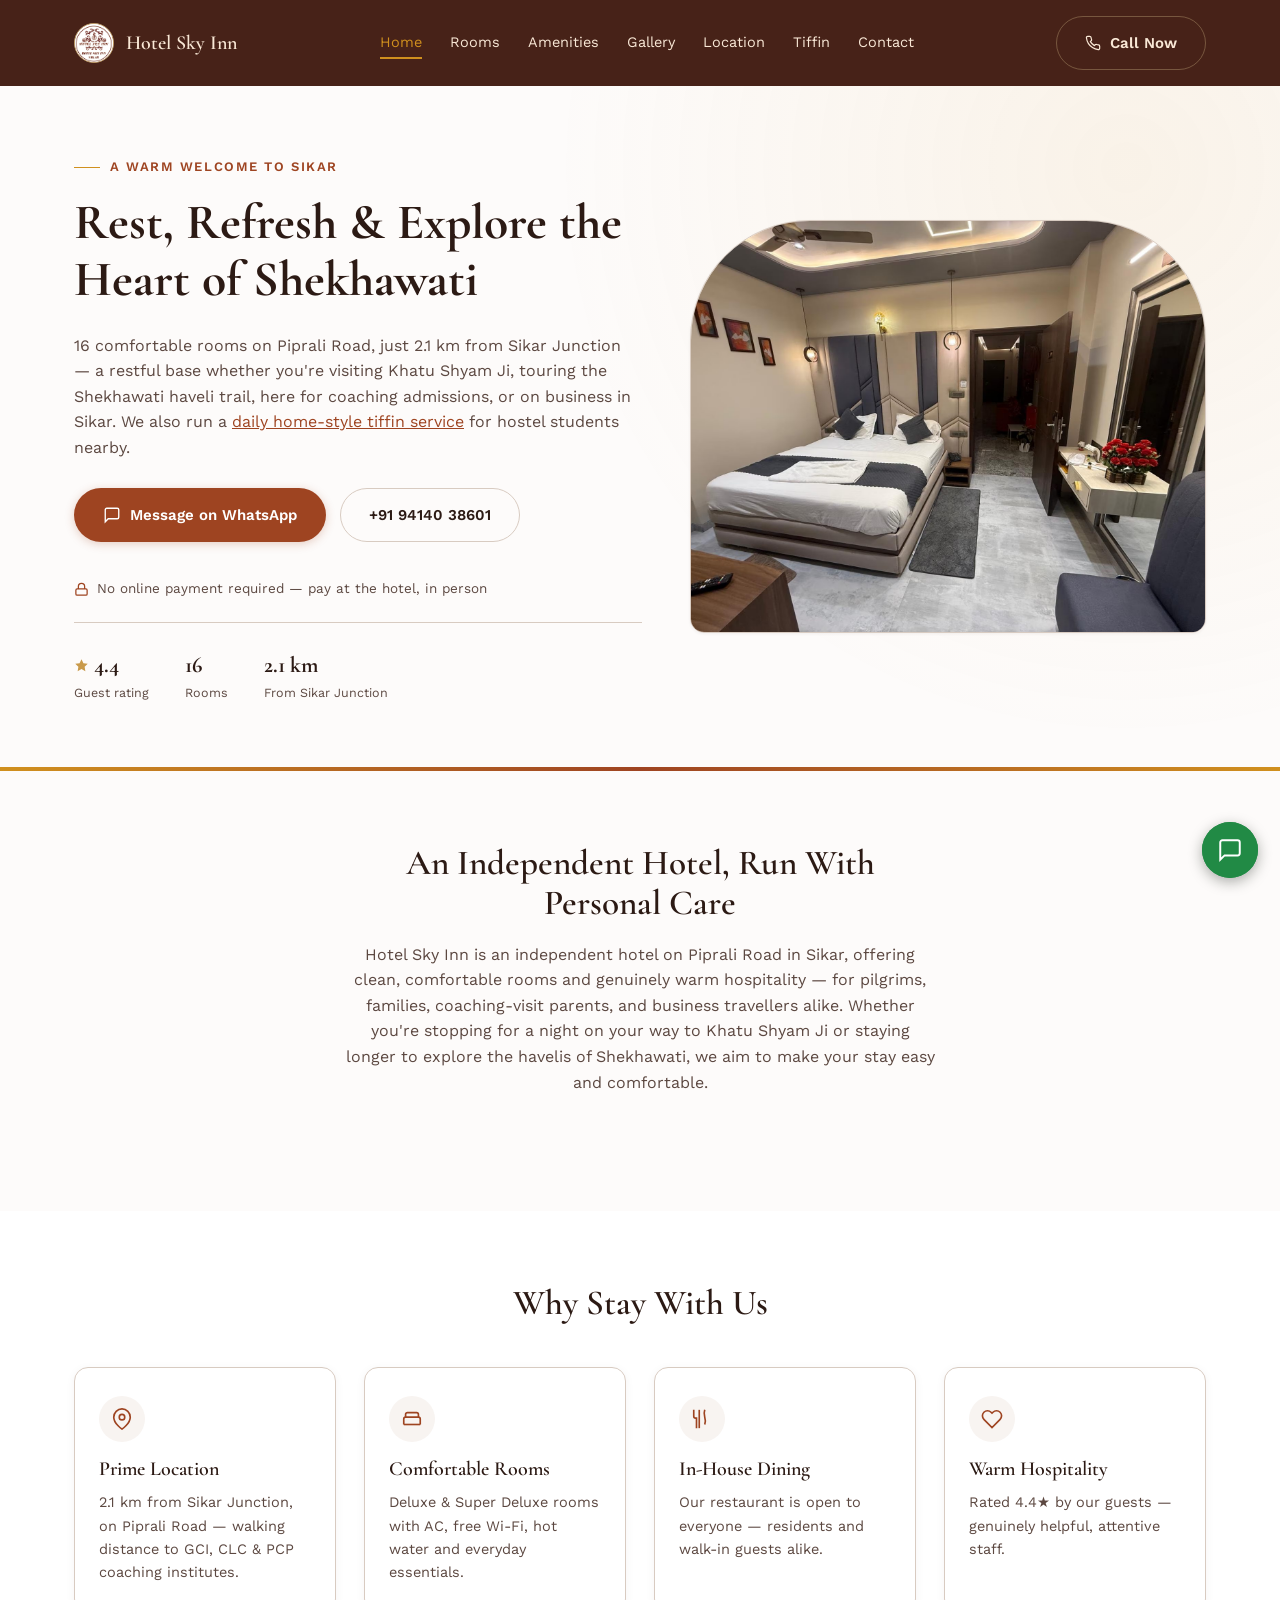
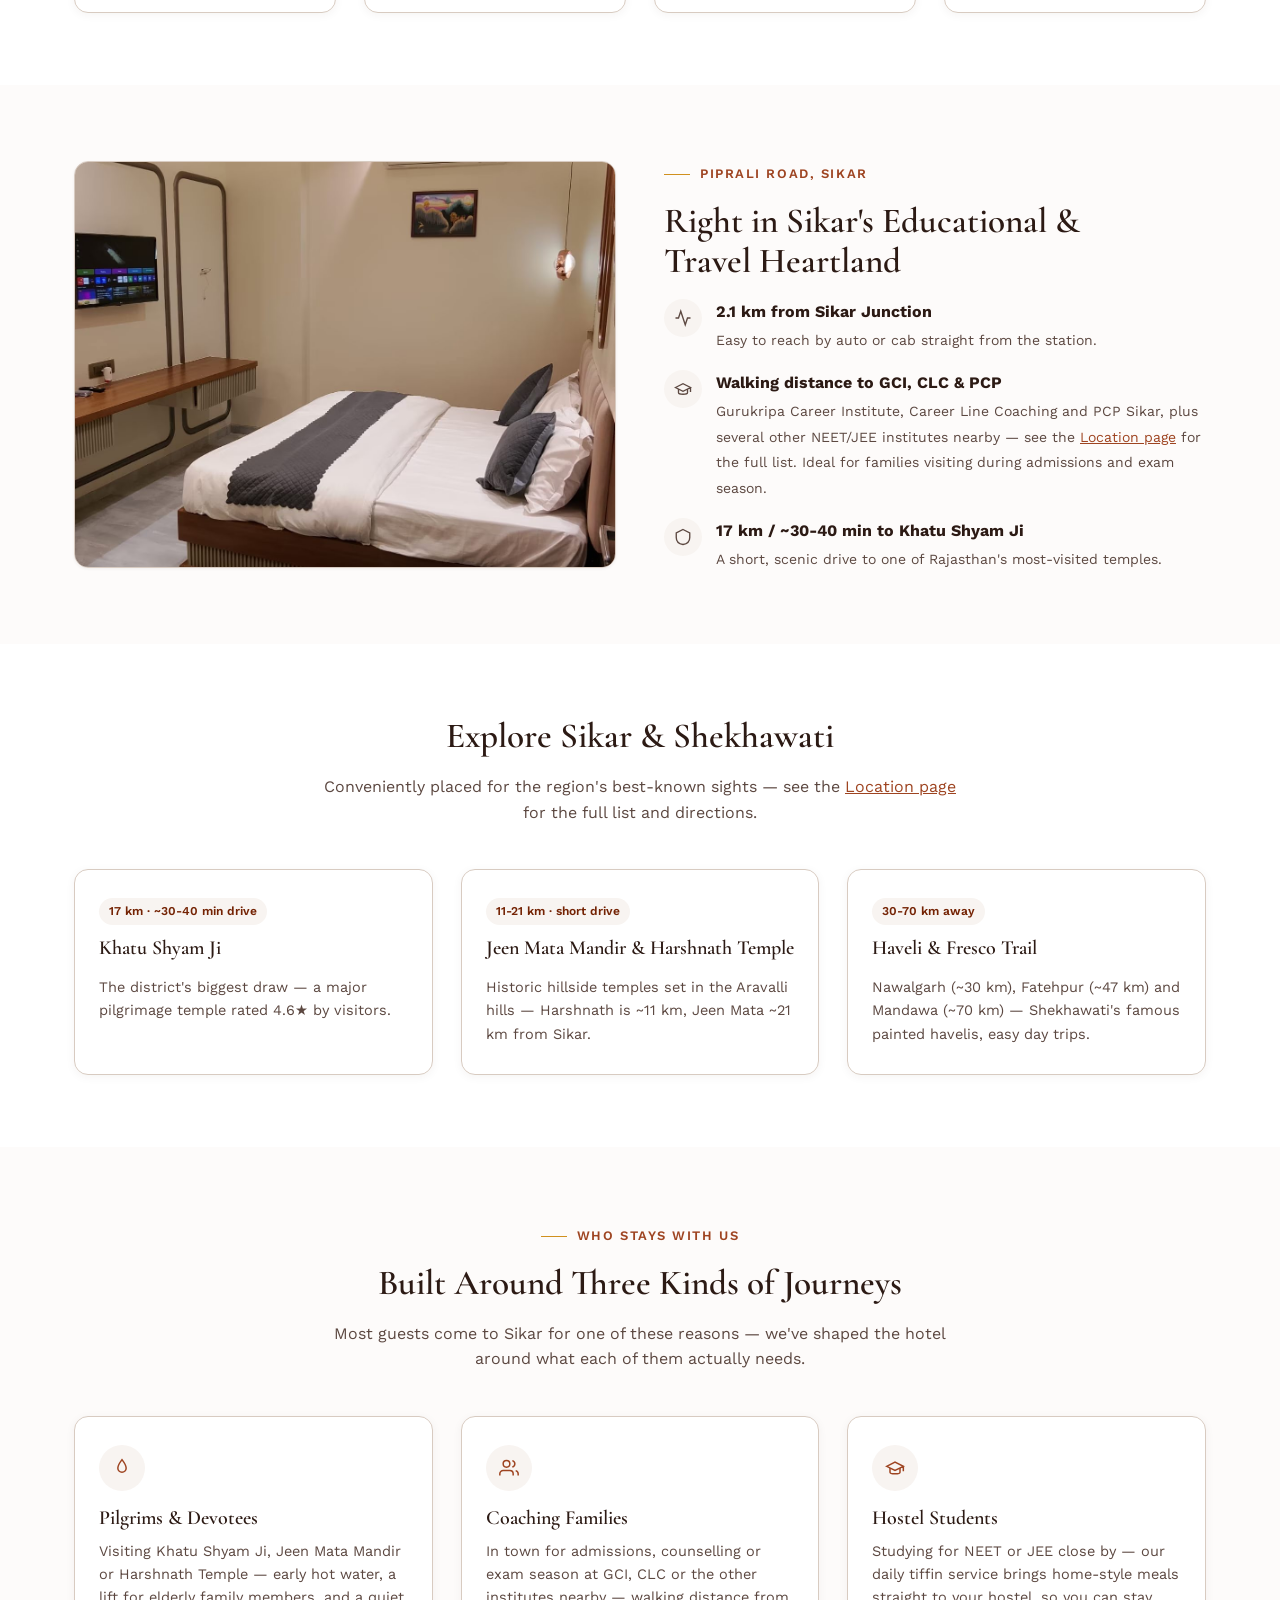
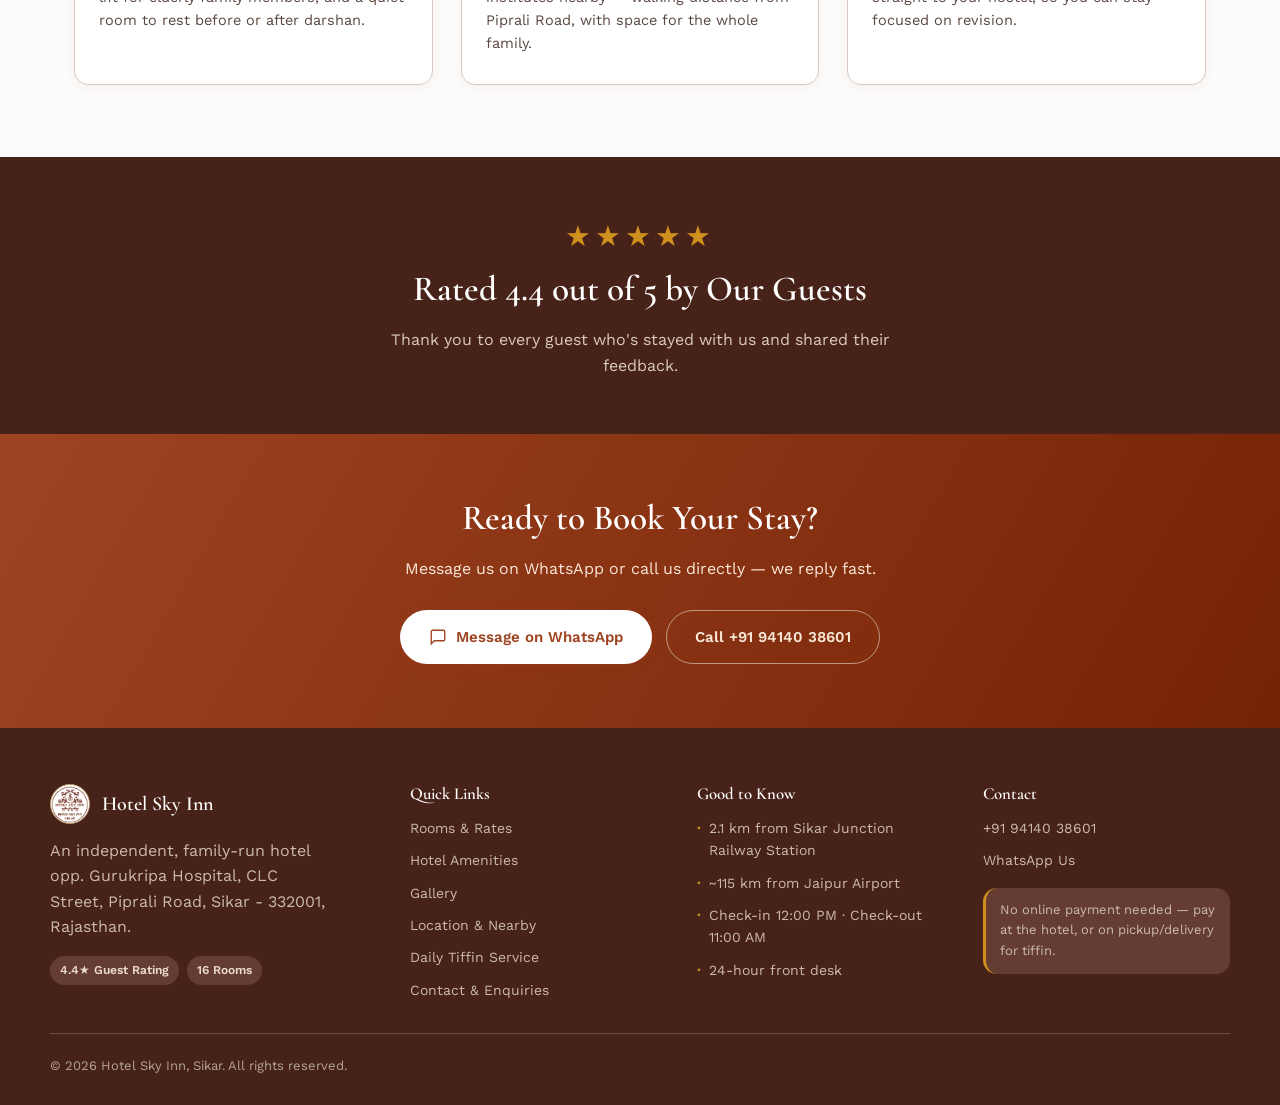
<file: index.html>
<!doctype html>
<html lang="en">
<head>
<meta charset="UTF-8">
<meta name="viewport" content="width=device-width, initial-scale=1.0">
<title>Hotel Sky Inn — Comfortable Stay in Sikar, Rajasthan | Near Khatu Shyam Ji</title>
<meta name="description" content="Hotel Sky Inn offers 16 comfortable AC rooms on Piprali Road, Sikar — 2.1 km from Sikar Junction, walking distance to GCI, CLC &amp; PCP coaching institutes, and a convenient base for Khatu Shyam Ji and Shekhawati sightseeing. Rated 4.4★ by guests. Message us on WhatsApp to book.">
<link rel="canonical" href="https://hotel-sky-inn.netlify.app/">
<meta property="og:type" content="website">
<meta property="og:title" content="Hotel Sky Inn — Comfortable Stay in Sikar, Rajasthan">
<meta property="og:description" content="16 comfortable AC rooms on Piprali Road, Sikar. Rated 4.4★ by guests. Near Sikar Junction, GCI/CLC/PCP coaching institutes, and Khatu Shyam Ji.">
<meta property="og:image" content="https://hotel-sky-inn.netlify.app/assets/images/rooms/room-blue-headboard-roses-13.jpg">
<meta property="og:url" content="https://hotel-sky-inn.netlify.app/">
<meta property="og:locale" content="en_IN">
<meta property="og:site_name" content="Hotel Sky Inn">
<meta name="twitter:card" content="summary_large_image">
<meta name="twitter:title" content="Hotel Sky Inn — Comfortable Stay in Sikar, Rajasthan">
<meta name="twitter:description" content="16 comfortable AC rooms on Piprali Road, Sikar. Rated 4.4★ by guests. Near Sikar Junction, GCI/CLC/PCP coaching institutes, and Khatu Shyam Ji.">
<meta name="twitter:image" content="https://hotel-sky-inn.netlify.app/assets/images/rooms/room-blue-headboard-roses-13.jpg">
<link rel="icon" href="assets/favicon.ico" sizes="any">
<link rel="icon" href="assets/favicon-32x32.png" type="image/png" sizes="32x32">
<link rel="icon" href="assets/favicon-16x16.png" type="image/png" sizes="16x16">
<link rel="apple-touch-icon" href="assets/apple-touch-icon.png">
<link rel="manifest" href="assets/site.webmanifest">
<link rel="preconnect" href="https://fonts.googleapis.com">
<link rel="preconnect" href="https://fonts.gstatic.com" crossorigin>
<link href="https://fonts.googleapis.com/css2?family=Cormorant+Garamond:wght@600;700&family=Work+Sans:wght@400;500;600&display=swap" rel="stylesheet">
<link rel="stylesheet" href="css/style.css">
<noscript><style>.reveal,.reveal-stagger>*{opacity:1!important;transform:none!important;animation:none!important;}</style></noscript>
<script type="application/ld+json">
{
  "@context": "https://schema.org",
  "@type": "Hotel",
  "name": "Hotel Sky Inn",
  "url": "https://hotel-sky-inn.netlify.app/",
  "image": [
    "https://hotel-sky-inn.netlify.app/assets/images/rooms/room-blue-headboard-roses-13.jpg",
    "https://hotel-sky-inn.netlify.app/assets/images/rooms/room-wide-angle-07.jpg",
    "https://hotel-sky-inn.netlify.app/assets/images/rooms/room-cream-suite-01.jpg"
  ],
  "logo": "https://hotel-sky-inn.netlify.app/assets/logo.png",
  "address": {
    "@type": "PostalAddress",
    "streetAddress": "Opp. Gurukripa Hospital, CLC Street, Piprali Road",
    "addressLocality": "Sikar",
    "postalCode": "332001",
    "addressRegion": "Rajasthan",
    "addressCountry": "IN"
  },
  "geo": {
    "@type": "GeoCoordinates",
    "latitude": 27.6094,
    "longitude": 75.1399
  },
  "telephone": "+91-94140-38601",
  "priceRange": "₹2,500 – ₹3,000",
  "checkinTime": "12:00",
  "checkoutTime": "11:00",
  "petsAllowed": false,
  "amenityFeature": [
    { "@type": "LocationFeatureSpecification", "name": "Air Conditioning", "value": true },
    { "@type": "LocationFeatureSpecification", "name": "Free WiFi", "value": true },
    { "@type": "LocationFeatureSpecification", "name": "24-Hour Front Desk", "value": true },
    { "@type": "LocationFeatureSpecification", "name": "Restaurant", "value": true },
    { "@type": "LocationFeatureSpecification", "name": "On-Site Parking", "value": true },
    { "@type": "LocationFeatureSpecification", "name": "CCTV Surveillance", "value": true },
    { "@type": "LocationFeatureSpecification", "name": "Power Backup", "value": true },
    { "@type": "LocationFeatureSpecification", "name": "Laundry Service", "value": true }
  ],
  "aggregateRating": {
    "@type": "AggregateRating",
    "ratingValue": "4.4",
    "reviewCount": "18"
  }
}
</script>
</head>
<body>
<a class="skip-link" href="#main">Skip to content</a>

<header class="site-header">
  <div class="container nav-bar">
    <a class="brand" href="index.html">
      <img class="brand-mark" src="assets/logo.png" alt="" aria-hidden="true">
      <span class="brand-name">Hotel Sky Inn</span>
    </a>

    <button class="nav-toggle" aria-label="Open menu" aria-expanded="false">
      <svg width="26" height="26" viewBox="0 0 24 24" fill="none" stroke="currentColor" stroke-width="1.8"><path d="M3 6h18M3 12h18M3 18h18"/></svg>
    </button>

    <ul class="nav-links">
      <li><a href="index.html" aria-current="page">Home</a></li>
      <li><a href="rooms.html">Rooms</a></li>
      <li><a href="amenities.html">Amenities</a></li>
      <li><a href="gallery.html">Gallery</a></li>
      <li><a href="location.html">Location</a></li>
      <li><a href="tiffin.html">Tiffin</a></li>
      <li><a href="contact.html">Contact</a></li>
    </ul>

    <div class="nav-actions">
      <a class="btn btn-outline-light" href="tel:+919414038601">
        <svg width="16" height="16" viewBox="0 0 24 24" fill="none" stroke="currentColor" stroke-width="1.8"><path d="M22 16.92v3a2 2 0 0 1-2.18 2 19.79 19.79 0 0 1-8.63-3.07 19.5 19.5 0 0 1-6-6 19.79 19.79 0 0 1-3.07-8.67A2 2 0 0 1 4.11 2h3a2 2 0 0 1 2 1.72c.127.96.362 1.903.7 2.81a2 2 0 0 1-.45 2.11L8.09 9.91a16 16 0 0 0 6 6l1.27-1.27a2 2 0 0 1 2.11-.45c.907.338 1.85.573 2.81.7A2 2 0 0 1 22 16.92z"/></svg>
        Call Now
      </a>
    </div>
  </div>
</header>

<main id="main">

  <!-- HERO -->
  <section class="hero">
    <div class="container hero-grid">
      <div class="reveal">
        <span class="eyebrow">A Warm Welcome to Sikar</span>
        <h1>Rest, Refresh &amp; Explore the Heart of Shekhawati</h1>
        <p>16 comfortable rooms on Piprali Road, just 2.1&nbsp;km from Sikar Junction — a restful base whether you're visiting Khatu Shyam Ji, touring the Shekhawati haveli trail, here for coaching admissions, or on business in Sikar. We also run a <a href="tiffin.html">daily home-style tiffin service</a> for hostel students nearby.</p>

        <div class="hero-actions">
          <a class="btn btn-primary" href="https://wa.me/919414038601?text=Hi%2C%20I%27d%20like%20to%20enquire%20about%20a%20room%20at%20Hotel%20Sky%20Inn." target="_blank" rel="noopener">
            <svg width="18" height="18" viewBox="0 0 24 24" fill="none" stroke="white" stroke-width="1.8"><path d="M21 15a2 2 0 0 1-2 2H7l-4 4V5a2 2 0 0 1 2-2h14a2 2 0 0 1 2 2z"/></svg>
            Message on WhatsApp
          </a>
          <a class="btn btn-outline" href="tel:+919414038601">+91 94140 38601</a>
        </div>

        <p class="trust-note">
          <svg width="15" height="15" viewBox="0 0 24 24" fill="none" stroke="currentColor" stroke-width="2"><rect x="3" y="11" width="18" height="10" rx="2"/><path d="M7 11V7a5 5 0 0 1 10 0v4"/></svg>
          No online payment required — pay at the hotel, in person
        </p>

        <div class="stat-row reveal-stagger">
          <div>
            <div class="stat-value">
              <svg width="15" height="15" viewBox="0 0 24 24" fill="#c99a4b" stroke="none"><path d="M12 2l3.09 6.26L22 9.27l-5 4.87 1.18 6.88L12 17.77l-6.18 3.25L7 14.14 2 9.27l6.91-1.01z"/></svg>
              4.4
            </div>
            <div class="stat-label">Guest rating</div>
          </div>
          <div>
            <div class="stat-value">16</div>
            <div class="stat-label">Rooms</div>
          </div>
          <div>
            <div class="stat-value">2.1 km</div>
            <div class="stat-label">From Sikar Junction</div>
          </div>
        </div>
      </div>

      <div class="img-frame img-frame-arch img-frame-hero reveal">
        <img src="assets/images/rooms/room-blue-headboard-roses-13.jpg" alt="A guest room at Hotel Sky Inn, Sikar" loading="eager">
      </div>
    </div>
  </section>

  <!-- WELCOME -->
  <section class="section">
    <div class="container section-header reveal">
      <h2>An Independent Hotel, Run With Personal Care</h2>
      <p>Hotel Sky Inn is an independent hotel on Piprali Road in Sikar, offering clean, comfortable rooms and genuinely warm hospitality — for pilgrims, families, coaching-visit parents, and business travellers alike. Whether you're stopping for a night on your way to Khatu Shyam Ji or staying longer to explore the havelis of Shekhawati, we aim to make your stay easy and comfortable.</p>
    </div>
  </section>

  <!-- WHY STAY -->
  <section class="section section-alt">
    <div class="container">
      <div class="section-header reveal">
        <h2>Why Stay With Us</h2>
      </div>
      <div class="grid-4 reveal-stagger">
        <div class="card">
          <div class="card-icon" aria-hidden="true">
            <svg width="22" height="22" viewBox="0 0 24 24" fill="none" stroke="currentColor" stroke-width="1.8"><path d="M21 10c0 7-9 13-9 13s-9-6-9-13a9 9 0 0 1 18 0z"/><circle cx="12" cy="10" r="3"/></svg>
          </div>
          <h3>Prime Location</h3>
          <p>2.1 km from Sikar Junction, on Piprali Road — walking distance to GCI, CLC &amp; PCP coaching institutes.</p>
        </div>
        <div class="card">
          <div class="card-icon" aria-hidden="true">
            <svg width="22" height="22" viewBox="0 0 24 24" fill="none" stroke="currentColor" stroke-width="1.8"><path d="M3 18v-6a2 2 0 0 1 2-2h14a2 2 0 0 1 2 2v6"/><path d="M3 18h18"/><path d="M5 10V7a2 2 0 0 1 2-2h10a2 2 0 0 1 2 2v3"/></svg>
          </div>
          <h3>Comfortable Rooms</h3>
          <p>Deluxe &amp; Super Deluxe rooms with AC, free Wi-Fi, hot water and everyday essentials.</p>
        </div>
        <div class="card">
          <div class="card-icon" aria-hidden="true">
            <svg width="22" height="22" viewBox="0 0 24 24" fill="none" stroke="currentColor" stroke-width="1.8"><path d="M3 2v7c0 1.1.9 2 2 2h1v11"/><path d="M9 2v20"/><path d="M15 2c-1 3-1 5 0 8s1 5 0 8"/></svg>
          </div>
          <h3>In-House Dining</h3>
          <p>Our restaurant is open to everyone — residents and walk-in guests alike.</p>
        </div>
        <div class="card">
          <div class="card-icon" aria-hidden="true">
            <svg width="22" height="22" viewBox="0 0 24 24" fill="none" stroke="currentColor" stroke-width="1.8"><path d="M20.84 4.61a5.5 5.5 0 0 0-7.78 0L12 5.67l-1.06-1.06a5.5 5.5 0 0 0-7.78 7.78l1.06 1.06L12 21.23l7.78-7.78 1.06-1.06a5.5 5.5 0 0 0 0-7.78z"/></svg>
          </div>
          <h3>Warm Hospitality</h3>
          <p>Rated 4.4★ by our guests — genuinely helpful, attentive staff.</p>
        </div>
      </div>
    </div>
  </section>

  <!-- LOCATION HIGHLIGHT -->
  <section class="section">
    <div class="container locate-split">
      <div class="img-frame reveal">
        <img src="assets/images/rooms/room-wide-angle-07.jpg" alt="A guest room interior at Hotel Sky Inn" loading="lazy">
      </div>
      <div class="reveal">
        <span class="eyebrow">Piprali Road, Sikar</span>
        <h2>Right in Sikar's Educational &amp; Travel Heartland</h2>
        <ul class="locate-list">
          <li>
            <span class="card-icon" aria-hidden="true"><svg width="18" height="18" viewBox="0 0 24 24" fill="none" stroke="currentColor" stroke-width="1.8"><path d="M22 12h-4l-3 9L9 3l-3 9H2"/></svg></span>
            <div><strong>2.1 km from Sikar Junction</strong><span>Easy to reach by auto or cab straight from the station.</span></div>
          </li>
          <li>
            <span class="card-icon" aria-hidden="true"><svg width="18" height="18" viewBox="0 0 24 24" fill="none" stroke="currentColor" stroke-width="1.8"><path d="M22 10v6M2 10l10-5 10 5-10 5z"/><path d="M6 12v5c0 1.1 2.7 2 6 2s6-.9 6-2v-5"/></svg></span>
            <div><strong>Walking distance to GCI, CLC &amp; PCP</strong><span>Gurukripa Career Institute, Career Line Coaching and PCP Sikar, plus several other NEET/JEE institutes nearby — see the <a href="location.html">Location page</a> for the full list. Ideal for families visiting during admissions and exam season.</span></div>
          </li>
          <li>
            <span class="card-icon" aria-hidden="true"><svg width="18" height="18" viewBox="0 0 24 24" fill="none" stroke="currentColor" stroke-width="1.8"><path d="M12 2l9 4.5v6c0 5-3.5 8.5-9 9.5-5.5-1-9-4.5-9-9.5v-6z"/></svg></span>
            <div><strong>17 km / ~30-40 min to Khatu Shyam Ji</strong><span>A short, scenic drive to one of Rajasthan's most-visited temples.</span></div>
          </li>
        </ul>
      </div>
    </div>
  </section>

  <!-- NEARBY ATTRACTIONS -->
  <section class="section section-alt">
    <div class="container">
      <div class="section-header reveal">
        <h2>Explore Sikar &amp; Shekhawati</h2>
        <p>Conveniently placed for the region's best-known sights — see the <a href="location.html">Location page</a> for the full list and directions.</p>
      </div>
      <div class="grid-3 reveal-stagger">
        <div class="card attraction-card">
          <span class="attraction-dist">17 km · ~30-40 min drive</span>
          <h3>Khatu Shyam Ji</h3>
          <p>The district's biggest draw — a major pilgrimage temple rated 4.6★ by visitors.</p>
        </div>
        <div class="card attraction-card">
          <span class="attraction-dist">11-21 km · short drive</span>
          <h3>Jeen Mata Mandir &amp; Harshnath Temple</h3>
          <p>Historic hillside temples set in the Aravalli hills — Harshnath is ~11 km, Jeen Mata ~21 km from Sikar.</p>
        </div>
        <div class="card attraction-card">
          <span class="attraction-dist">30-70 km away</span>
          <h3>Haveli &amp; Fresco Trail</h3>
          <p>Nawalgarh (~30 km), Fatehpur (~47 km) and Mandawa (~70 km) — Shekhawati's famous painted havelis, easy day trips.</p>
        </div>
      </div>
    </div>
  </section>

  <!-- WHO WE WELCOME -->
  <section class="section">
    <div class="container">
      <div class="section-header reveal">
        <span class="eyebrow">Who Stays With Us</span>
        <h2>Built Around Three Kinds of Journeys</h2>
        <p>Most guests come to Sikar for one of these reasons — we've shaped the hotel around what each of them actually needs.</p>
      </div>
      <div class="grid-3 reveal-stagger">
        <div class="card persona-card">
          <div class="card-icon" aria-hidden="true">
            <svg width="20" height="20" viewBox="0 0 24 24" fill="none" stroke="currentColor" stroke-width="1.8"><path d="M12 2c-3 4-5 7-5 10a5 5 0 0 0 10 0c0-3-2-6-5-10z"/></svg>
          </div>
          <h3>Pilgrims &amp; Devotees</h3>
          <p>Visiting Khatu Shyam Ji, Jeen Mata Mandir or Harshnath Temple — early hot water, a lift for elderly family members, and a quiet room to rest before or after darshan.</p>
        </div>
        <div class="card persona-card">
          <div class="card-icon" aria-hidden="true">
            <svg width="20" height="20" viewBox="0 0 24 24" fill="none" stroke="currentColor" stroke-width="1.8"><path d="M17 21v-2a4 4 0 0 0-4-4H5a4 4 0 0 0-4 4v2"/><circle cx="9" cy="7" r="4"/><path d="M23 21v-2a4 4 0 0 0-3-3.87"/><path d="M16 3.13a4 4 0 0 1 0 7.75"/></svg>
          </div>
          <h3>Coaching Families</h3>
          <p>In town for admissions, counselling or exam season at GCI, CLC or the other institutes nearby — walking distance from Piprali Road, with space for the whole family.</p>
        </div>
        <div class="card persona-card">
          <div class="card-icon" aria-hidden="true">
            <svg width="20" height="20" viewBox="0 0 24 24" fill="none" stroke="currentColor" stroke-width="1.8"><path d="M22 10v6M2 10l10-5 10 5-10 5z"/><path d="M6 12v5c0 1.1 2.7 2 6 2s6-.9 6-2v-5"/></svg>
          </div>
          <h3>Hostel Students</h3>
          <p>Studying for NEET or JEE close by — our daily tiffin service brings home-style meals straight to your hostel, so you can stay focused on revision.</p>
        </div>
      </div>
    </div>
  </section>

  <!-- TRUST BANNER -->
  <section class="trust-banner">
    <div class="container reveal">
      <div class="stars" aria-hidden="true"><span>★</span><span>★</span><span>★</span><span>★</span><span>★</span></div>
      <h2>Rated 4.4 out of 5 by Our Guests</h2>
      <p>Thank you to every guest who's stayed with us and shared their feedback.</p>
    </div>
  </section>

  <!-- CTA -->
  <section class="cta-banner">
    <div class="container">
      <h2>Ready to Book Your Stay?</h2>
      <p>Message us on WhatsApp or call us directly — we reply fast.</p>
      <div class="hero-actions">
        <a class="btn btn-primary" href="https://wa.me/919414038601?text=Hi%2C%20I%27d%20like%20to%20enquire%20about%20a%20room%20at%20Hotel%20Sky%20Inn." target="_blank" rel="noopener">
          <svg width="18" height="18" viewBox="0 0 24 24" fill="none" stroke="currentColor" stroke-width="1.8"><path d="M21 15a2 2 0 0 1-2 2H7l-4 4V5a2 2 0 0 1 2-2h14a2 2 0 0 1 2 2z"/></svg>
          Message on WhatsApp
        </a>
        <a class="btn btn-outline-light" href="tel:+919414038601">Call +91 94140 38601</a>
      </div>
    </div>
  </section>

</main>

<footer class="site-footer">
  <div class="footer-grid">
    <div>
      <div class="footer-brand">
        <img class="brand-mark" src="assets/logo.png" alt="" aria-hidden="true">
        <span class="brand-name">Hotel Sky Inn</span>
      </div>
      <p style="color:inherit; max-width:280px;">An independent, family-run hotel opp. Gurukripa Hospital, CLC Street, Piprali Road, Sikar - 332001, Rajasthan.</p>
      <div class="footer-badges">
        <span>4.4&#9733; Guest Rating</span>
        <span>16 Rooms</span>
      </div>
    </div>
    <div>
      <h3>Quick Links</h3>
      <ul>
        <li><a href="rooms.html">Rooms &amp; Rates</a></li>
        <li><a href="amenities.html">Hotel Amenities</a></li>
        <li><a href="gallery.html">Gallery</a></li>
        <li><a href="location.html">Location &amp; Nearby</a></li>
        <li><a href="tiffin.html">Daily Tiffin Service</a></li>
        <li><a href="contact.html">Contact &amp; Enquiries</a></li>
      </ul>
    </div>
    <div>
      <h3>Good to Know</h3>
      <ul class="footer-info-list">
        <li>2.1 km from Sikar Junction Railway Station</li>
        <li>~115 km from Jaipur Airport</li>
        <li>Check-in 12:00 PM &middot; Check-out 11:00 AM</li>
        <li>24-hour front desk</li>
      </ul>
    </div>
    <div>
      <h3>Contact</h3>
      <ul>
        <li><a href="tel:+919414038601">+91 94140 38601</a></li>
        <li><a href="https://wa.me/919414038601" target="_blank" rel="noopener">WhatsApp Us</a></li>
      </ul>
      <p class="footer-trust-note">No online payment needed — pay at the hotel, or on pickup/delivery for tiffin.</p>
    </div>
  </div>
  <div class="footer-bottom">
    <span>© 2026 Hotel Sky Inn, Sikar. All rights reserved.</span>
  </div>
</footer>

<a class="whatsapp-float" href="https://wa.me/919414038601?text=Hi%2C%20I%27d%20like%20to%20enquire%20about%20a%20room%20at%20Hotel%20Sky%20Inn." target="_blank" rel="noopener" aria-label="Message us on WhatsApp">
  <svg width="26" height="26" viewBox="0 0 24 24" fill="none" stroke="white" stroke-width="1.8"><path d="M21 15a2 2 0 0 1-2 2H7l-4 4V5a2 2 0 0 1 2-2h14a2 2 0 0 1 2 2z"/></svg>
</a>

<script src="js/main.js"></script>
</body>
</html>
</file>
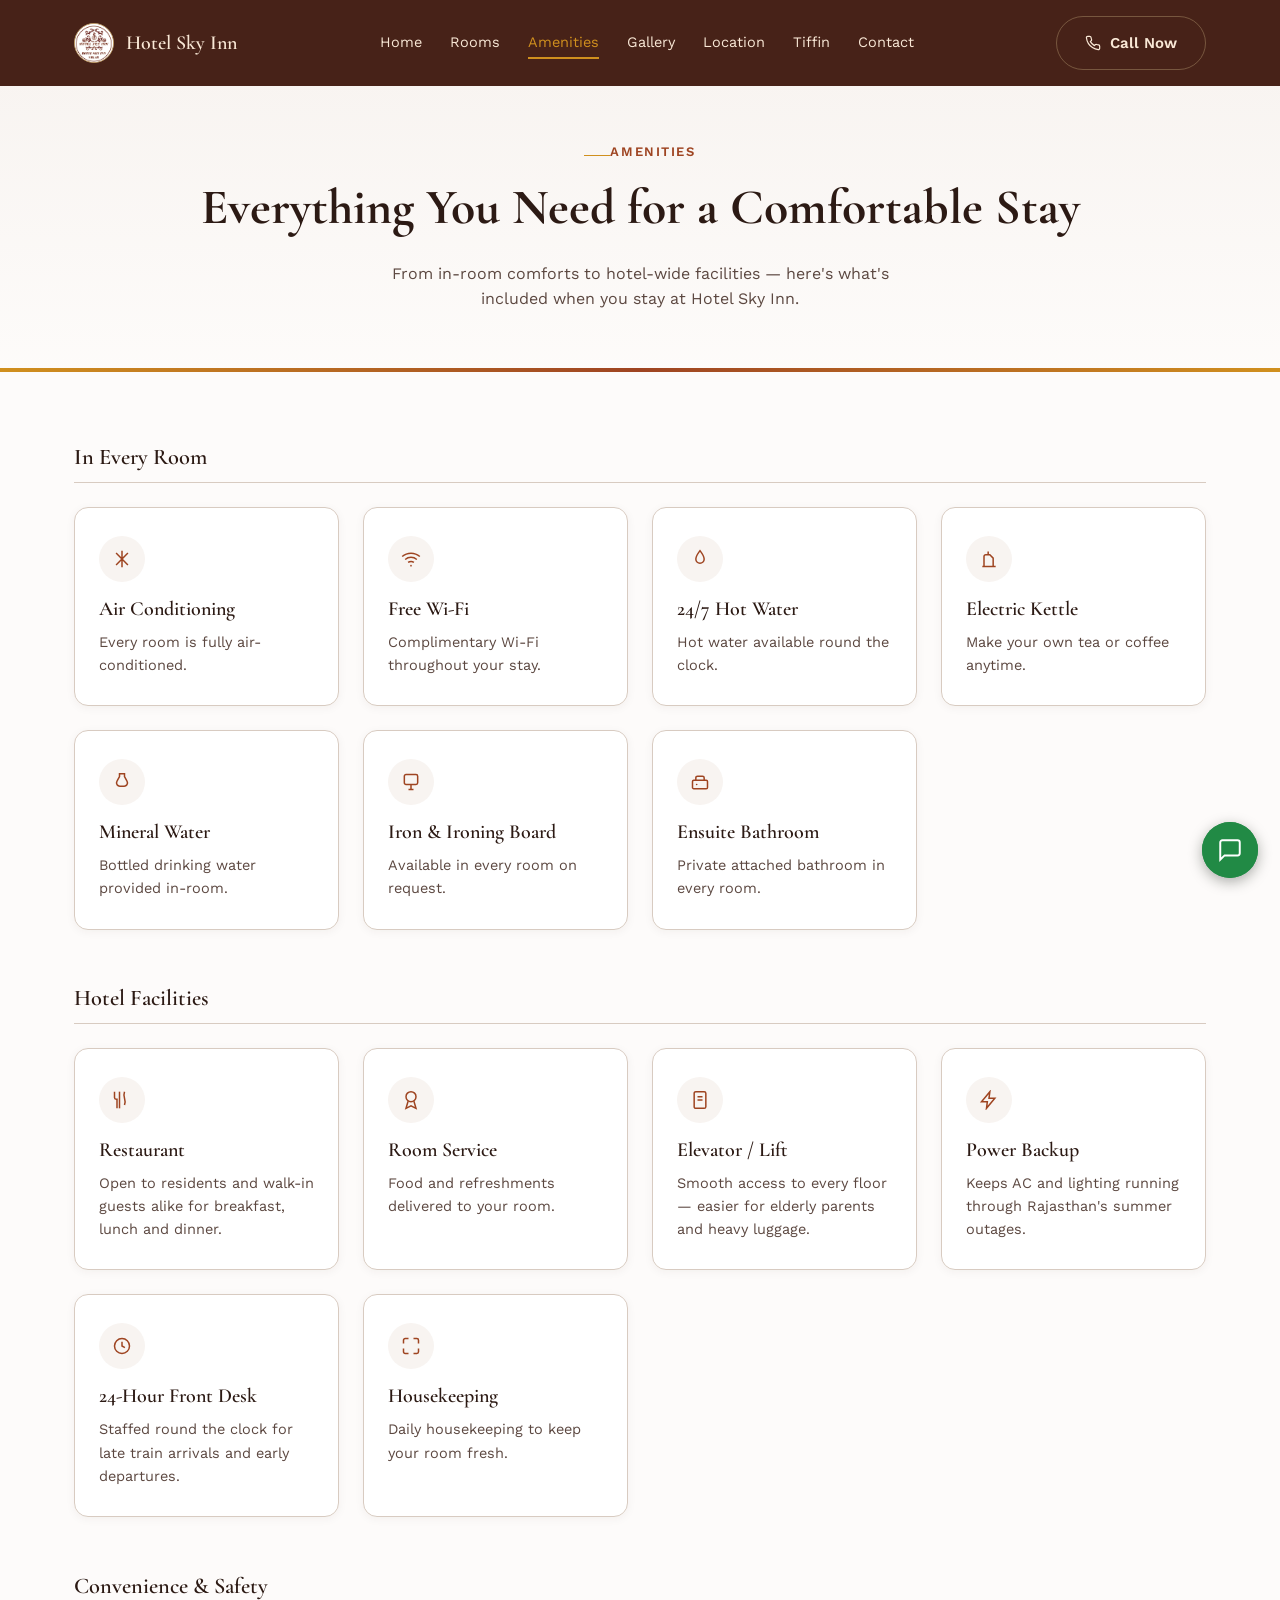
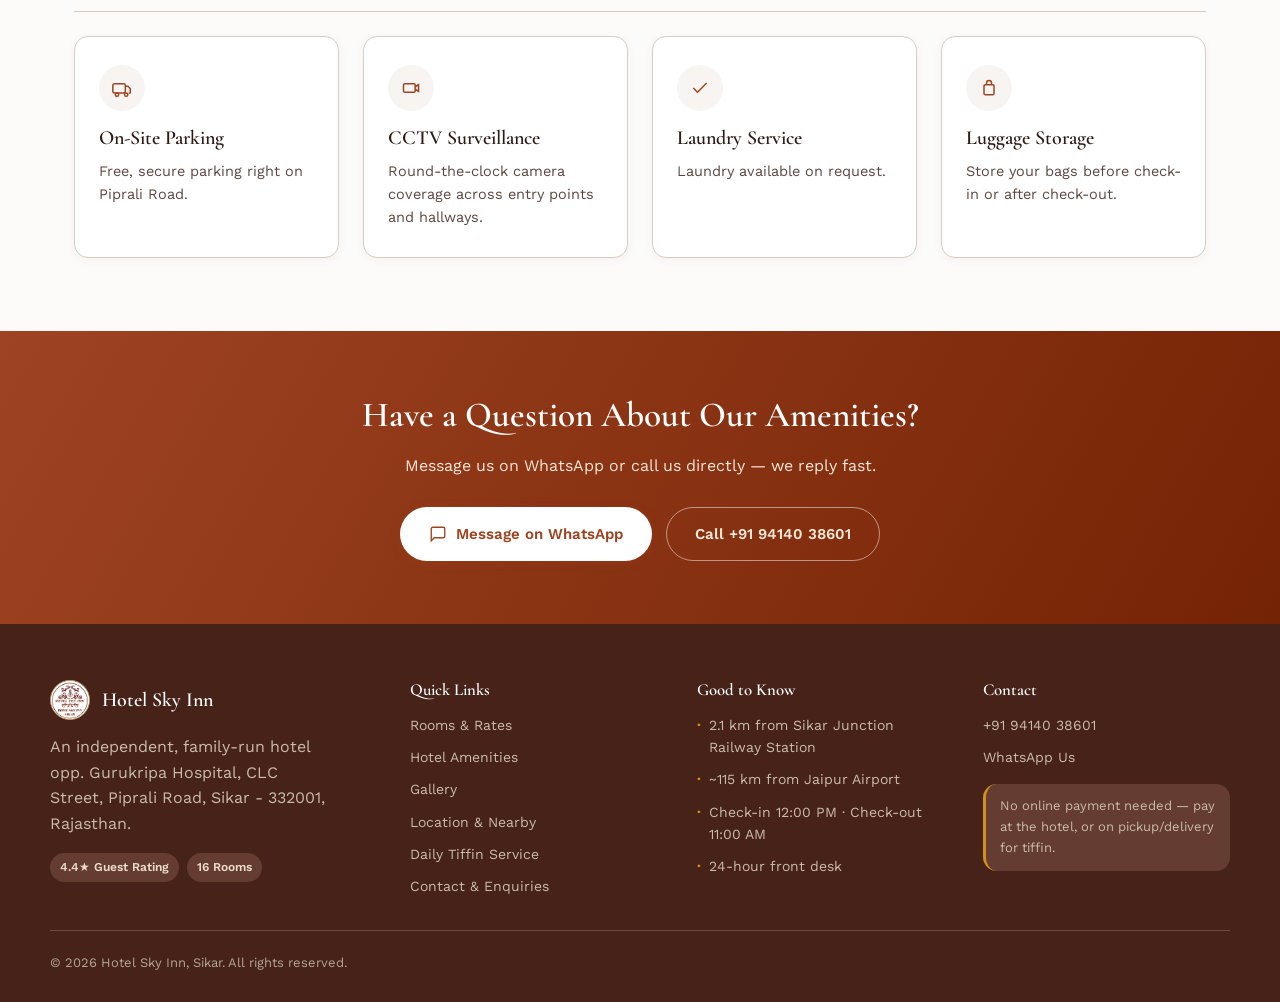
<file: amenities.html>
<!doctype html>
<html lang="en">
<head>
<meta charset="UTF-8">
<meta name="viewport" content="width=device-width, initial-scale=1.0">
<title>Amenities — Hotel Sky Inn, Sikar</title>
<meta name="description" content="Full list of amenities at Hotel Sky Inn, Sikar — AC, free Wi-Fi, restaurant open to all, parking, 24-hour front desk, CCTV, laundry, luggage storage and more.">
<link rel="canonical" href="https://hotel-sky-inn.netlify.app/amenities.html">
<meta property="og:type" content="website">
<meta property="og:title" content="Amenities — Hotel Sky Inn, Sikar">
<meta property="og:description" content="AC, free Wi-Fi, restaurant, parking, 24-hour front desk, CCTV, laundry and more at Hotel Sky Inn, Sikar.">
<meta property="og:image" content="https://hotel-sky-inn.netlify.app/assets/images/rooms/room-wide-angle-07.jpg">
<meta property="og:locale" content="en_IN">
<meta property="og:site_name" content="Hotel Sky Inn">
<meta name="twitter:card" content="summary_large_image">
<meta name="twitter:title" content="Amenities — Hotel Sky Inn, Sikar">
<meta name="twitter:description" content="AC, free Wi-Fi, restaurant, parking, 24-hour front desk, CCTV, laundry and more at Hotel Sky Inn, Sikar.">
<meta name="twitter:image" content="https://hotel-sky-inn.netlify.app/assets/images/rooms/room-wide-angle-07.jpg">
<link rel="icon" href="assets/favicon.ico" sizes="any">
<link rel="icon" href="assets/favicon-32x32.png" type="image/png" sizes="32x32">
<link rel="icon" href="assets/favicon-16x16.png" type="image/png" sizes="16x16">
<link rel="apple-touch-icon" href="assets/apple-touch-icon.png">
<link rel="manifest" href="assets/site.webmanifest">
<link rel="preconnect" href="https://fonts.googleapis.com">
<link rel="preconnect" href="https://fonts.gstatic.com" crossorigin>
<link href="https://fonts.googleapis.com/css2?family=Cormorant+Garamond:wght@600;700&family=Work+Sans:wght@400;500;600&display=swap" rel="stylesheet">
<link rel="stylesheet" href="css/style.css">
<noscript><style>.reveal,.reveal-stagger>*{opacity:1!important;transform:none!important;animation:none!important;}</style></noscript>
</head>
<body>
<a class="skip-link" href="#main">Skip to content</a>

<header class="site-header">
  <div class="container nav-bar">
    <a class="brand" href="index.html">
      <img class="brand-mark" src="assets/logo.png" alt="" aria-hidden="true">
      <span class="brand-name">Hotel Sky Inn</span>
    </a>

    <button class="nav-toggle" aria-label="Open menu" aria-expanded="false">
      <svg width="26" height="26" viewBox="0 0 24 24" fill="none" stroke="currentColor" stroke-width="1.8"><path d="M3 6h18M3 12h18M3 18h18"/></svg>
    </button>

    <ul class="nav-links">
      <li><a href="index.html">Home</a></li>
      <li><a href="rooms.html">Rooms</a></li>
      <li><a href="amenities.html" aria-current="page">Amenities</a></li>
      <li><a href="gallery.html">Gallery</a></li>
      <li><a href="location.html">Location</a></li>
      <li><a href="tiffin.html">Tiffin</a></li>
      <li><a href="contact.html">Contact</a></li>
    </ul>

    <div class="nav-actions">
      <a class="btn btn-outline-light" href="tel:+919414038601">
        <svg width="16" height="16" viewBox="0 0 24 24" fill="none" stroke="currentColor" stroke-width="1.8"><path d="M22 16.92v3a2 2 0 0 1-2.18 2 19.79 19.79 0 0 1-8.63-3.07 19.5 19.5 0 0 1-6-6 19.79 19.79 0 0 1-3.07-8.67A2 2 0 0 1 4.11 2h3a2 2 0 0 1 2 1.72c.127.96.362 1.903.7 2.81a2 2 0 0 1-.45 2.11L8.09 9.91a16 16 0 0 0 6 6l1.27-1.27a2 2 0 0 1 2.11-.45c.907.338 1.85.573 2.81.7A2 2 0 0 1 22 16.92z"/></svg>
        Call Now
      </a>
    </div>
  </div>
</header>

<main id="main">

  <section class="page-banner reveal">
    <div class="container">
      <span class="eyebrow">Amenities</span>
      <h1>Everything You Need for a Comfortable Stay</h1>
      <p>From in-room comforts to hotel-wide facilities — here's what's included when you stay at Hotel Sky Inn.</p>
    </div>
  </section>

  <section class="section">
    <div class="container">

      <div class="amenity-category reveal">
        <h2>In Every Room</h2>
        <div class="grid-auto reveal-stagger">
          <div class="card">
            <div class="card-icon" aria-hidden="true">
              <svg width="20" height="20" viewBox="0 0 24 24" fill="none" stroke="currentColor" stroke-width="1.8"><path d="M12 2v20M4.9 4.9l14.2 14.2M19.1 4.9L4.9 19.1"/></svg>
            </div>
            <h3>Air Conditioning</h3>
            <p>Every room is fully air-conditioned.</p>
          </div>
          <div class="card">
            <div class="card-icon" aria-hidden="true">
              <svg width="20" height="20" viewBox="0 0 24 24" fill="none" stroke="currentColor" stroke-width="1.8"><path d="M5 12.55a11 11 0 0 1 14 0"/><path d="M1.42 9a16 16 0 0 1 21.16 0"/><path d="M8.53 16.11a6 6 0 0 1 6.95 0"/><circle cx="12" cy="20" r="1" fill="currentColor" stroke="none"/></svg>
            </div>
            <h3>Free Wi-Fi</h3>
            <p>Complimentary Wi-Fi throughout your stay.</p>
          </div>
          <div class="card">
            <div class="card-icon" aria-hidden="true">
              <svg width="20" height="20" viewBox="0 0 24 24" fill="none" stroke="currentColor" stroke-width="1.8"><path d="M12 2c-3 4-5 7-5 10a5 5 0 0 0 10 0c0-3-2-6-5-10z"/></svg>
            </div>
            <h3>24/7 Hot Water</h3>
            <p>Hot water available round the clock.</p>
          </div>
          <div class="card">
            <div class="card-icon" aria-hidden="true">
              <svg width="20" height="20" viewBox="0 0 24 24" fill="none" stroke="currentColor" stroke-width="1.8"><path d="M4 21h16"/><path d="M6 21V9a2 2 0 0 1 2-2h5l4 4v10"/><path d="M11 7V3"/></svg>
            </div>
            <h3>Electric Kettle</h3>
            <p>Make your own tea or coffee anytime.</p>
          </div>
          <div class="card">
            <div class="card-icon" aria-hidden="true">
              <svg width="20" height="20" viewBox="0 0 24 24" fill="none" stroke="currentColor" stroke-width="1.8"><path d="M9 2h6v3.5l3 5.5a4 4 0 0 1-4 6H10a4 4 0 0 1-4-6l3-5.5z"/></svg>
            </div>
            <h3>Mineral Water</h3>
            <p>Bottled drinking water provided in-room.</p>
          </div>
          <div class="card">
            <div class="card-icon" aria-hidden="true">
              <svg width="20" height="20" viewBox="0 0 24 24" fill="none" stroke="currentColor" stroke-width="1.8"><rect x="4" y="3" width="16" height="12" rx="2"/><path d="M12 15v6M9 21h6"/></svg>
            </div>
            <h3>Iron &amp; Ironing Board</h3>
            <p>Available in every room on request.</p>
          </div>
          <div class="card">
            <div class="card-icon" aria-hidden="true">
              <svg width="20" height="20" viewBox="0 0 24 24" fill="none" stroke="currentColor" stroke-width="1.8"><rect x="3" y="10" width="18" height="10" rx="1.5"/><path d="M7 10V7a2 2 0 0 1 2-2h6a2 2 0 0 1 2 2v3"/><circle cx="8" cy="15" r="1" fill="currentColor" stroke="none"/></svg>
            </div>
            <h3>Ensuite Bathroom</h3>
            <p>Private attached bathroom in every room.</p>
          </div>
        </div>
      </div>

      <div class="amenity-category reveal">
        <h2>Hotel Facilities</h2>
        <div class="grid-auto reveal-stagger">
          <div class="card">
            <div class="card-icon" aria-hidden="true">
              <svg width="20" height="20" viewBox="0 0 24 24" fill="none" stroke="currentColor" stroke-width="1.8"><path d="M3 2v7c0 1.1.9 2 2 2h1v11"/><path d="M9 2v20"/><path d="M15 2c-1 3-1 5 0 8s1 5 0 8"/></svg>
            </div>
            <h3>Restaurant</h3>
            <p>Open to residents and walk-in guests alike for breakfast, lunch and dinner.</p>
          </div>
          <div class="card">
            <div class="card-icon" aria-hidden="true">
              <svg width="20" height="20" viewBox="0 0 24 24" fill="none" stroke="currentColor" stroke-width="1.8"><circle cx="12" cy="8" r="6"/><path d="M8.5 13.5 6 22l6-3 6 3-2.5-8.5"/></svg>
            </div>
            <h3>Room Service</h3>
            <p>Food and refreshments delivered to your room.</p>
          </div>
          <div class="card">
            <div class="card-icon" aria-hidden="true">
              <svg width="20" height="20" viewBox="0 0 24 24" fill="none" stroke="currentColor" stroke-width="1.8"><rect x="5" y="2" width="14" height="20" rx="2"/><path d="M9 8h6M9 12h6M12 16v.01"/></svg>
            </div>
            <h3>Elevator / Lift</h3>
            <p>Smooth access to every floor — easier for elderly parents and heavy luggage.</p>
          </div>
          <div class="card">
            <div class="card-icon" aria-hidden="true">
              <svg width="20" height="20" viewBox="0 0 24 24" fill="none" stroke="currentColor" stroke-width="1.8"><path d="M13 2 3 14h7l-1 8 10-12h-7l1-8z"/></svg>
            </div>
            <h3>Power Backup</h3>
            <p>Keeps AC and lighting running through Rajasthan's summer outages.</p>
          </div>
          <div class="card">
            <div class="card-icon" aria-hidden="true">
              <svg width="20" height="20" viewBox="0 0 24 24" fill="none" stroke="currentColor" stroke-width="1.8"><circle cx="12" cy="12" r="9"/><path d="M12 7v5l3.5 2"/></svg>
            </div>
            <h3>24-Hour Front Desk</h3>
            <p>Staffed round the clock for late train arrivals and early departures.</p>
          </div>
          <div class="card">
            <div class="card-icon" aria-hidden="true">
              <svg width="20" height="20" viewBox="0 0 24 24" fill="none" stroke="currentColor" stroke-width="1.8"><path d="M15 3h4a2 2 0 0 1 2 2v4M9 21H5a2 2 0 0 1-2-2v-4M21 15v4a2 2 0 0 1-2 2h-4M3 9V5a2 2 0 0 1 2-2h4"/></svg>
            </div>
            <h3>Housekeeping</h3>
            <p>Daily housekeeping to keep your room fresh.</p>
          </div>
        </div>
      </div>

      <div class="amenity-category reveal">
        <h2>Convenience &amp; Safety</h2>
        <div class="grid-auto reveal-stagger">
          <div class="card">
            <div class="card-icon" aria-hidden="true">
              <svg width="20" height="20" viewBox="0 0 24 24" fill="none" stroke="currentColor" stroke-width="1.8"><rect x="1" y="7" width="15" height="11" rx="2"/><path d="M16 10h3l3 3v4a1 1 0 0 1-1 1h-1"/><circle cx="6" cy="20" r="2"/><circle cx="17" cy="20" r="2"/></svg>
            </div>
            <h3>On-Site Parking</h3>
            <p>Free, secure parking right on Piprali Road.</p>
          </div>
          <div class="card">
            <div class="card-icon" aria-hidden="true">
              <svg width="20" height="20" viewBox="0 0 24 24" fill="none" stroke="currentColor" stroke-width="1.8"><rect x="3" y="7" width="14" height="10" rx="1.5"/><path d="M17 10.5 21 8v8l-4-2.5"/></svg>
            </div>
            <h3>CCTV Surveillance</h3>
            <p>Round-the-clock camera coverage across entry points and hallways.</p>
          </div>
          <div class="card">
            <div class="card-icon" aria-hidden="true">
              <svg width="20" height="20" viewBox="0 0 24 24" fill="none" stroke="currentColor" stroke-width="1.8"><path d="M20 6 9 17l-5-5"/></svg>
            </div>
            <h3>Laundry Service</h3>
            <p>Laundry available on request.</p>
          </div>
          <div class="card">
            <div class="card-icon" aria-hidden="true">
              <svg width="20" height="20" viewBox="0 0 24 24" fill="none" stroke="currentColor" stroke-width="1.8"><rect x="6" y="8" width="12" height="12" rx="1.5"/><path d="M9 8V6a3 3 0 0 1 6 0v2"/></svg>
            </div>
            <h3>Luggage Storage</h3>
            <p>Store your bags before check-in or after check-out.</p>
          </div>
        </div>
      </div>

    </div>
  </section>

  <section class="cta-banner">
    <div class="container reveal">
      <h2>Have a Question About Our Amenities?</h2>
      <p>Message us on WhatsApp or call us directly — we reply fast.</p>
      <div class="hero-actions">
        <a class="btn btn-primary" href="https://wa.me/919414038601?text=Hi%2C%20I%20have%20a%20question%20about%20Hotel%20Sky%20Inn%27s%20amenities." target="_blank" rel="noopener">
          <svg width="18" height="18" viewBox="0 0 24 24" fill="none" stroke="currentColor" stroke-width="1.8"><path d="M21 15a2 2 0 0 1-2 2H7l-4 4V5a2 2 0 0 1 2-2h14a2 2 0 0 1 2 2z"/></svg>
          Message on WhatsApp
        </a>
        <a class="btn btn-outline-light" href="tel:+919414038601">Call +91 94140 38601</a>
      </div>
    </div>
  </section>

</main>

<footer class="site-footer">
  <div class="footer-grid">
    <div>
      <div class="footer-brand">
        <img class="brand-mark" src="assets/logo.png" alt="" aria-hidden="true">
        <span class="brand-name">Hotel Sky Inn</span>
      </div>
      <p style="color:inherit; max-width:280px;">An independent, family-run hotel opp. Gurukripa Hospital, CLC Street, Piprali Road, Sikar - 332001, Rajasthan.</p>
      <div class="footer-badges">
        <span>4.4&#9733; Guest Rating</span>
        <span>16 Rooms</span>
      </div>
    </div>
    <div>
      <h3>Quick Links</h3>
      <ul>
        <li><a href="rooms.html">Rooms &amp; Rates</a></li>
        <li><a href="amenities.html">Hotel Amenities</a></li>
        <li><a href="gallery.html">Gallery</a></li>
        <li><a href="location.html">Location &amp; Nearby</a></li>
        <li><a href="tiffin.html">Daily Tiffin Service</a></li>
        <li><a href="contact.html">Contact &amp; Enquiries</a></li>
      </ul>
    </div>
    <div>
      <h3>Good to Know</h3>
      <ul class="footer-info-list">
        <li>2.1 km from Sikar Junction Railway Station</li>
        <li>~115 km from Jaipur Airport</li>
        <li>Check-in 12:00 PM &middot; Check-out 11:00 AM</li>
        <li>24-hour front desk</li>
      </ul>
    </div>
    <div>
      <h3>Contact</h3>
      <ul>
        <li><a href="tel:+919414038601">+91 94140 38601</a></li>
        <li><a href="https://wa.me/919414038601" target="_blank" rel="noopener">WhatsApp Us</a></li>
      </ul>
      <p class="footer-trust-note">No online payment needed — pay at the hotel, or on pickup/delivery for tiffin.</p>
    </div>
  </div>
  <div class="footer-bottom">
    <span>© 2026 Hotel Sky Inn, Sikar. All rights reserved.</span>
  </div>
</footer>

<a class="whatsapp-float" href="https://wa.me/919414038601?text=Hi%2C%20I%27d%20like%20to%20enquire%20about%20a%20room%20at%20Hotel%20Sky%20Inn." target="_blank" rel="noopener" aria-label="Message us on WhatsApp">
  <svg width="26" height="26" viewBox="0 0 24 24" fill="none" stroke="white" stroke-width="1.8"><path d="M21 15a2 2 0 0 1-2 2H7l-4 4V5a2 2 0 0 1 2-2h14a2 2 0 0 1 2 2z"/></svg>
</a>

<script src="js/main.js"></script>
</body>
</html>
</file>
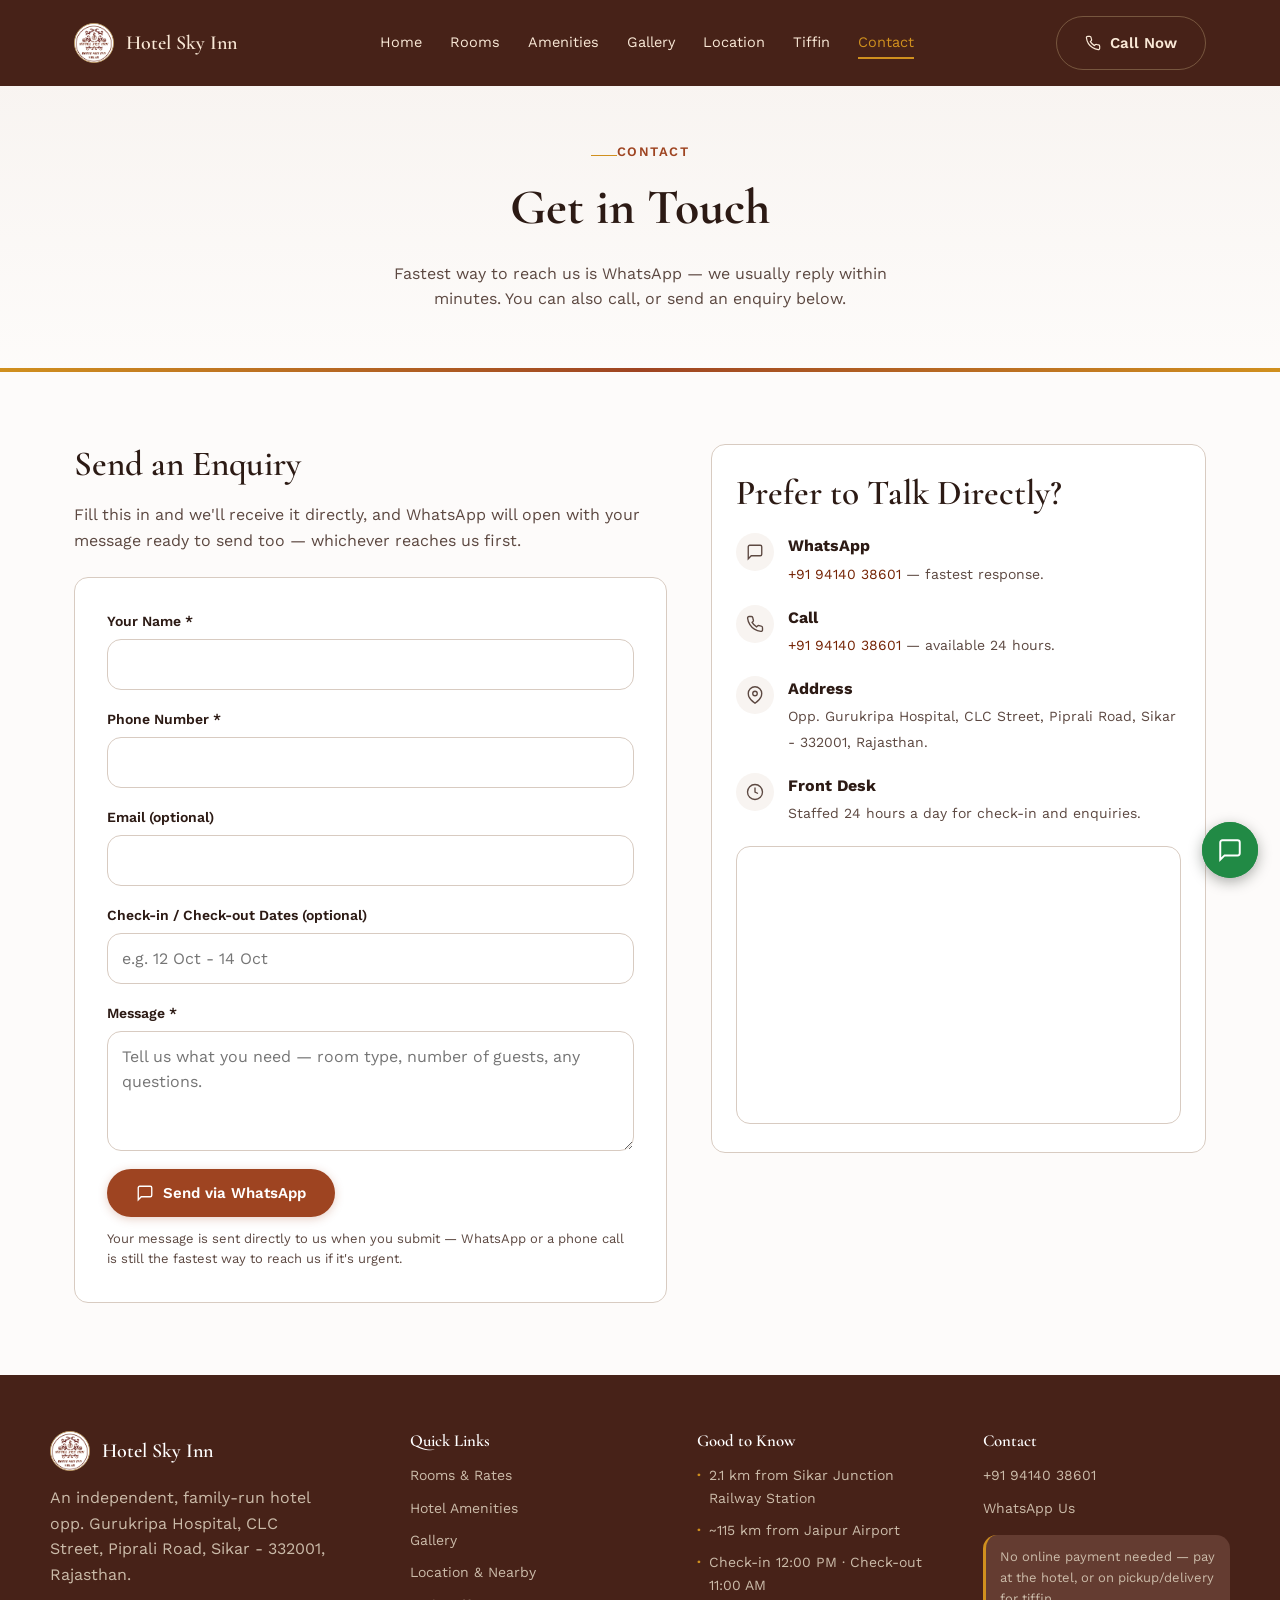
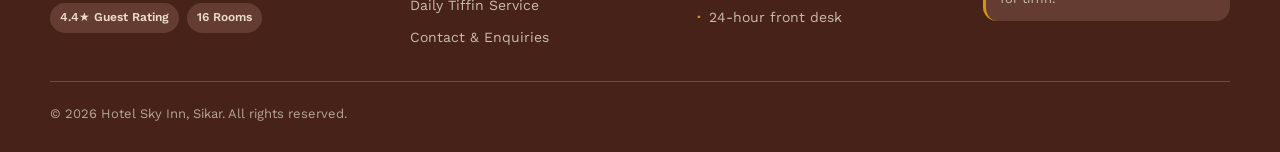
<file: contact.html>
<!doctype html>
<html lang="en">
<head>
<meta charset="UTF-8">
<meta name="viewport" content="width=device-width, initial-scale=1.0">
<title>Contact Us — Hotel Sky Inn, Sikar</title>
<meta name="description" content="Get in touch with Hotel Sky Inn, Sikar. Message us on WhatsApp, call directly, or send an enquiry through our contact form — we reply fast.">
<link rel="canonical" href="https://hotel-sky-inn.netlify.app/contact.html">
<meta property="og:type" content="website">
<meta property="og:title" content="Contact Us — Hotel Sky Inn, Sikar">
<meta property="og:description" content="Message us on WhatsApp, call directly, or send an enquiry — we reply fast.">
<meta property="og:image" content="https://hotel-sky-inn.netlify.app/assets/images/rooms/room-wide-angle-07.jpg">
<meta property="og:locale" content="en_IN">
<meta property="og:site_name" content="Hotel Sky Inn">
<meta name="twitter:card" content="summary_large_image">
<meta name="twitter:title" content="Contact Us — Hotel Sky Inn, Sikar">
<meta name="twitter:description" content="Message us on WhatsApp, call directly, or send an enquiry — we reply fast.">
<meta name="twitter:image" content="https://hotel-sky-inn.netlify.app/assets/images/rooms/room-wide-angle-07.jpg">
<link rel="icon" href="assets/favicon.ico" sizes="any">
<link rel="icon" href="assets/favicon-32x32.png" type="image/png" sizes="32x32">
<link rel="icon" href="assets/favicon-16x16.png" type="image/png" sizes="16x16">
<link rel="apple-touch-icon" href="assets/apple-touch-icon.png">
<link rel="manifest" href="assets/site.webmanifest">
<link rel="preconnect" href="https://fonts.googleapis.com">
<link rel="preconnect" href="https://fonts.gstatic.com" crossorigin>
<link href="https://fonts.googleapis.com/css2?family=Cormorant+Garamond:wght@600;700&family=Work+Sans:wght@400;500;600&display=swap" rel="stylesheet">
<link rel="stylesheet" href="css/style.css">
<noscript><style>.reveal,.reveal-stagger>*{opacity:1!important;transform:none!important;animation:none!important;}</style></noscript>
</head>
<body>
<a class="skip-link" href="#main">Skip to content</a>

<header class="site-header">
  <div class="container nav-bar">
    <a class="brand" href="index.html">
      <img class="brand-mark" src="assets/logo.png" alt="" aria-hidden="true">
      <span class="brand-name">Hotel Sky Inn</span>
    </a>

    <button class="nav-toggle" aria-label="Open menu" aria-expanded="false">
      <svg width="26" height="26" viewBox="0 0 24 24" fill="none" stroke="currentColor" stroke-width="1.8"><path d="M3 6h18M3 12h18M3 18h18"/></svg>
    </button>

    <ul class="nav-links">
      <li><a href="index.html">Home</a></li>
      <li><a href="rooms.html">Rooms</a></li>
      <li><a href="amenities.html">Amenities</a></li>
      <li><a href="gallery.html">Gallery</a></li>
      <li><a href="location.html">Location</a></li>
      <li><a href="tiffin.html">Tiffin</a></li>
      <li><a href="contact.html" aria-current="page">Contact</a></li>
    </ul>

    <div class="nav-actions">
      <a class="btn btn-outline-light" href="tel:+919414038601">
        <svg width="16" height="16" viewBox="0 0 24 24" fill="none" stroke="currentColor" stroke-width="1.8"><path d="M22 16.92v3a2 2 0 0 1-2.18 2 19.79 19.79 0 0 1-8.63-3.07 19.5 19.5 0 0 1-6-6 19.79 19.79 0 0 1-3.07-8.67A2 2 0 0 1 4.11 2h3a2 2 0 0 1 2 1.72c.127.96.362 1.903.7 2.81a2 2 0 0 1-.45 2.11L8.09 9.91a16 16 0 0 0 6 6l1.27-1.27a2 2 0 0 1 2.11-.45c.907.338 1.85.573 2.81.7A2 2 0 0 1 22 16.92z"/></svg>
        Call Now
      </a>
    </div>
  </div>
</header>

<main id="main">

  <section class="page-banner reveal">
    <div class="container">
      <span class="eyebrow">Contact</span>
      <h1>Get in Touch</h1>
      <p>Fastest way to reach us is WhatsApp — we usually reply within minutes. You can also call, or send an enquiry below.</p>
    </div>
  </section>

  <section class="section">
    <div class="container contact-grid reveal">

      <div>
        <h2>Send an Enquiry</h2>
        <p style="margin-bottom:24px;">Fill this in and we'll receive it directly, and WhatsApp will open with your message ready to send too — whichever reaches us first.</p>

        <form class="contact-form" id="contact-form" name="contact" method="POST" data-netlify="true" netlify-honeypot="company" action="/thank-you.html" novalidate>
          <div class="form-field">
            <label for="cf-name">Your Name *</label>
            <input type="text" id="cf-name" name="name" autocomplete="name" required>
          </div>
          <div class="form-field">
            <label for="cf-phone">Phone Number *</label>
            <input type="tel" id="cf-phone" name="phone" autocomplete="tel" required>
          </div>
          <div class="form-field">
            <label for="cf-email">Email (optional)</label>
            <input type="email" id="cf-email" name="email" autocomplete="email">
          </div>
          <div class="form-field">
            <label for="cf-dates">Check-in / Check-out Dates (optional)</label>
            <input type="text" id="cf-dates" name="dates" placeholder="e.g. 12 Oct - 14 Oct">
          </div>
          <div class="form-field">
            <label for="cf-message">Message *</label>
            <textarea id="cf-message" name="message" required placeholder="Tell us what you need — room type, number of guests, any questions."></textarea>
          </div>

          <!-- Honeypot: hidden from real visitors via CSS; most bots fill every field they find -->
          <div class="form-field hp-field" aria-hidden="true">
            <label for="cf-company">Company</label>
            <input type="text" id="cf-company" name="company" tabindex="-1" autocomplete="off">
          </div>
          <input type="hidden" name="form-name" value="contact">

          <div class="form-status" id="form-status" role="alert"></div>

          <button type="submit" class="btn btn-primary" style="align-self:flex-start;">
            <svg width="18" height="18" viewBox="0 0 24 24" fill="none" stroke="white" stroke-width="1.8"><path d="M21 15a2 2 0 0 1-2 2H7l-4 4V5a2 2 0 0 1 2-2h14a2 2 0 0 1 2 2z"/></svg>
            Send via WhatsApp
          </button>
          <p class="form-note">Your message is sent directly to us when you submit — WhatsApp or a phone call is still the fastest way to reach us if it's urgent.</p>
        </form>
      </div>

      <div>
        <div class="contact-info-panel">
          <h2>Prefer to Talk Directly?</h2>
          <ul class="contact-info-list">
            <li>
              <span class="card-icon" aria-hidden="true"><svg width="18" height="18" viewBox="0 0 24 24" fill="none" stroke="currentColor" stroke-width="1.8"><path d="M21 15a2 2 0 0 1-2 2H7l-4 4V5a2 2 0 0 1 2-2h14a2 2 0 0 1 2 2z"/></svg></span>
              <div><strong>WhatsApp</strong><span><a href="https://wa.me/919414038601?text=Hi%2C%20I%27d%20like%20to%20enquire%20about%20a%20room%20at%20Hotel%20Sky%20Inn." target="_blank" rel="noopener">+91 94140 38601</a> — fastest response.</span></div>
            </li>
            <li>
              <span class="card-icon" aria-hidden="true"><svg width="18" height="18" viewBox="0 0 24 24" fill="none" stroke="currentColor" stroke-width="1.8"><path d="M22 16.92v3a2 2 0 0 1-2.18 2 19.79 19.79 0 0 1-8.63-3.07 19.5 19.5 0 0 1-6-6 19.79 19.79 0 0 1-3.07-8.67A2 2 0 0 1 4.11 2h3a2 2 0 0 1 2 1.72c.127.96.362 1.903.7 2.81a2 2 0 0 1-.45 2.11L8.09 9.91a16 16 0 0 0 6 6l1.27-1.27a2 2 0 0 1 2.11-.45c.907.338 1.85.573 2.81.7A2 2 0 0 1 22 16.92z"/></svg></span>
              <div><strong>Call</strong><span><a href="tel:+919414038601">+91 94140 38601</a> — available 24 hours.</span></div>
            </li>
            <li>
              <span class="card-icon" aria-hidden="true"><svg width="18" height="18" viewBox="0 0 24 24" fill="none" stroke="currentColor" stroke-width="1.8"><path d="M21 10c0 7-9 13-9 13s-9-6-9-13a9 9 0 0 1 18 0z"/><circle cx="12" cy="10" r="3"/></svg></span>
              <div><strong>Address</strong><span>Opp. Gurukripa Hospital, CLC Street, Piprali Road, Sikar - 332001, Rajasthan.</span></div>
            </li>
            <li>
              <span class="card-icon" aria-hidden="true"><svg width="18" height="18" viewBox="0 0 24 24" fill="none" stroke="currentColor" stroke-width="1.8"><circle cx="12" cy="12" r="10"/><path d="M12 6v6l4 2"/></svg></span>
              <div><strong>Front Desk</strong><span>Staffed 24 hours a day for check-in and enquiries.</span></div>
            </li>
          </ul>

          <div class="contact-map-frame">
            <iframe
              src="https://www.google.com/maps?q=Hotel+Sky+Inn,+Piprali+Road,+Sikar,+Rajasthan+332001&output=embed"
              title="Map showing Hotel Sky Inn location on Piprali Road, Sikar"
              loading="lazy"
              referrerpolicy="no-referrer-when-downgrade">
            </iframe>
          </div>
        </div>
      </div>

    </div>
  </section>

</main>

<footer class="site-footer">
  <div class="footer-grid">
    <div>
      <div class="footer-brand">
        <img class="brand-mark" src="assets/logo.png" alt="" aria-hidden="true">
        <span class="brand-name">Hotel Sky Inn</span>
      </div>
      <p style="color:inherit; max-width:280px;">An independent, family-run hotel opp. Gurukripa Hospital, CLC Street, Piprali Road, Sikar - 332001, Rajasthan.</p>
      <div class="footer-badges">
        <span>4.4&#9733; Guest Rating</span>
        <span>16 Rooms</span>
      </div>
    </div>
    <div>
      <h3>Quick Links</h3>
      <ul>
        <li><a href="rooms.html">Rooms &amp; Rates</a></li>
        <li><a href="amenities.html">Hotel Amenities</a></li>
        <li><a href="gallery.html">Gallery</a></li>
        <li><a href="location.html">Location &amp; Nearby</a></li>
        <li><a href="tiffin.html">Daily Tiffin Service</a></li>
        <li><a href="contact.html">Contact &amp; Enquiries</a></li>
      </ul>
    </div>
    <div>
      <h3>Good to Know</h3>
      <ul class="footer-info-list">
        <li>2.1 km from Sikar Junction Railway Station</li>
        <li>~115 km from Jaipur Airport</li>
        <li>Check-in 12:00 PM &middot; Check-out 11:00 AM</li>
        <li>24-hour front desk</li>
      </ul>
    </div>
    <div>
      <h3>Contact</h3>
      <ul>
        <li><a href="tel:+919414038601">+91 94140 38601</a></li>
        <li><a href="https://wa.me/919414038601" target="_blank" rel="noopener">WhatsApp Us</a></li>
      </ul>
      <p class="footer-trust-note">No online payment needed — pay at the hotel, or on pickup/delivery for tiffin.</p>
    </div>
  </div>
  <div class="footer-bottom">
    <span>© 2026 Hotel Sky Inn, Sikar. All rights reserved.</span>
  </div>
</footer>

<a class="whatsapp-float" href="https://wa.me/919414038601?text=Hi%2C%20I%27d%20like%20to%20enquire%20about%20a%20room%20at%20Hotel%20Sky%20Inn." target="_blank" rel="noopener" aria-label="Message us on WhatsApp">
  <svg width="26" height="26" viewBox="0 0 24 24" fill="none" stroke="white" stroke-width="1.8"><path d="M21 15a2 2 0 0 1-2 2H7l-4 4V5a2 2 0 0 1 2-2h14a2 2 0 0 1 2 2z"/></svg>
</a>

<script src="js/main.js"></script>
<script src="js/contact-form.js"></script>
</body>
</html>
</file>
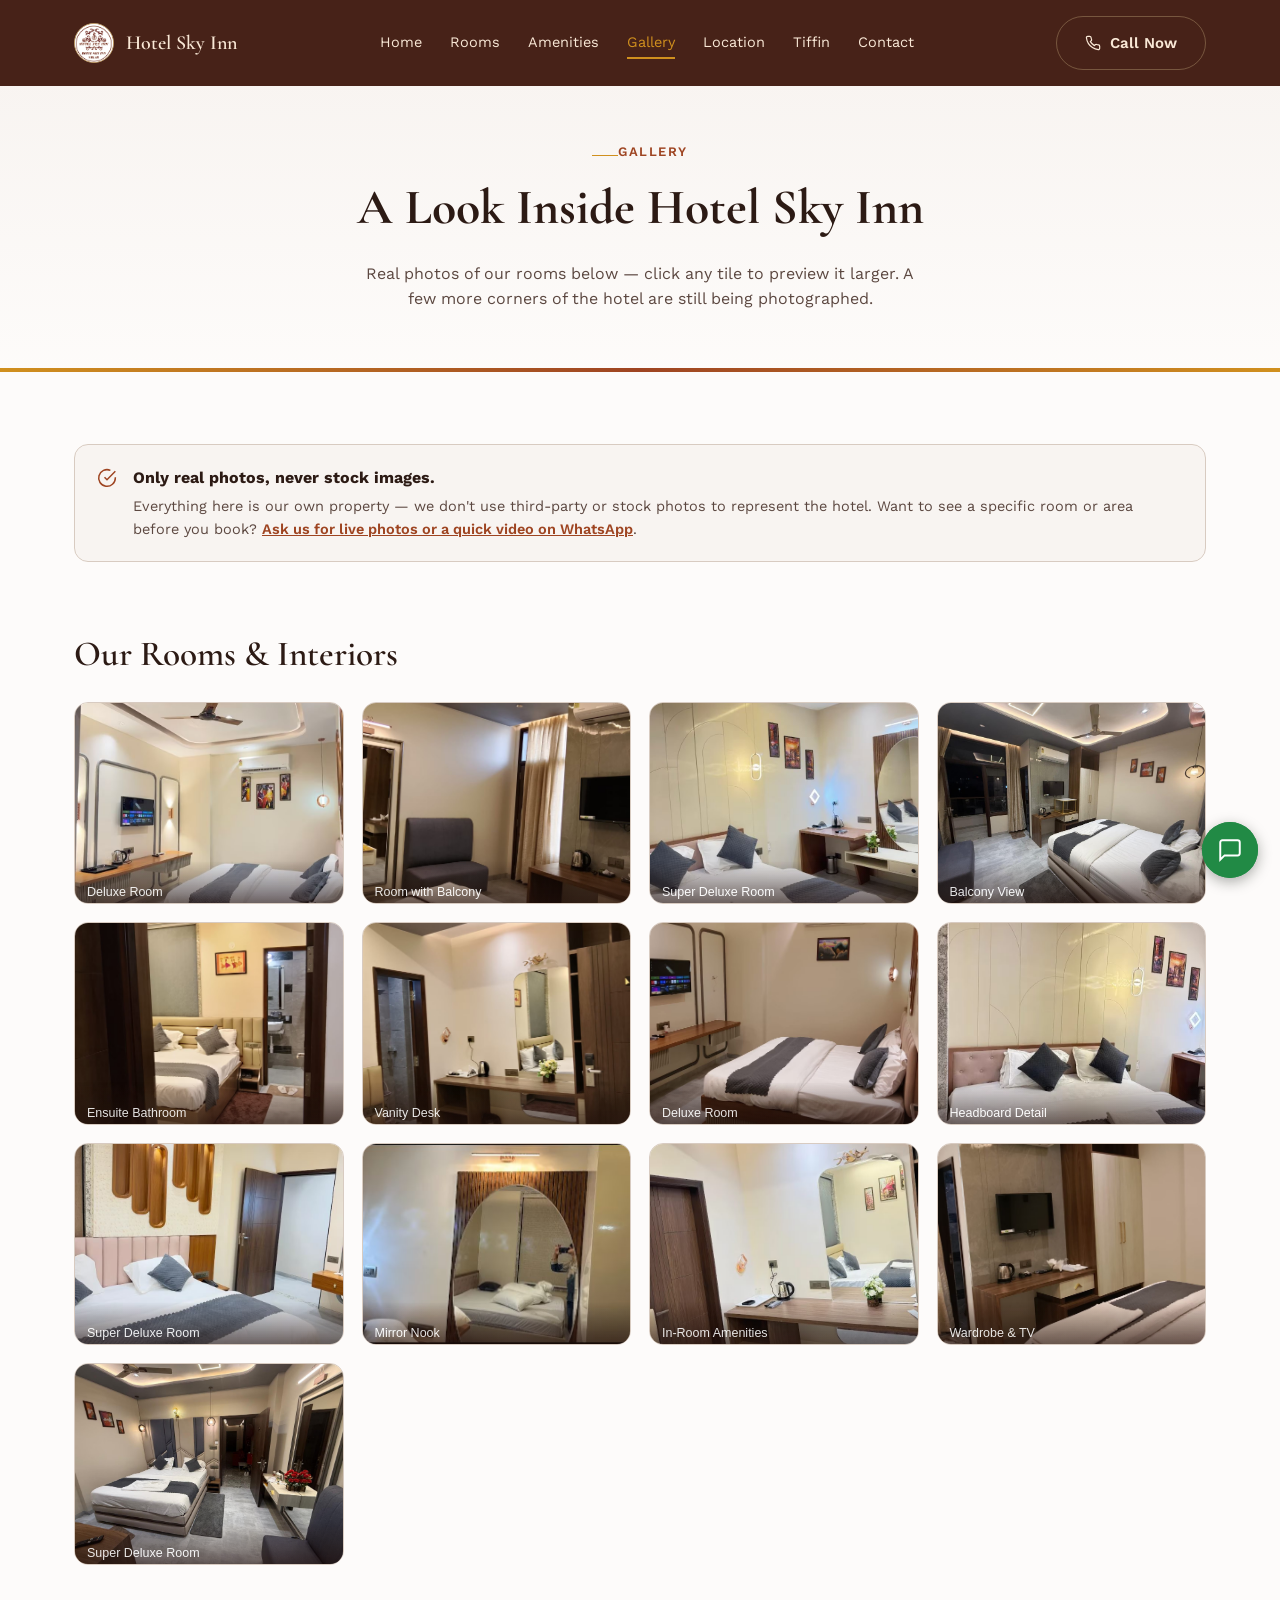
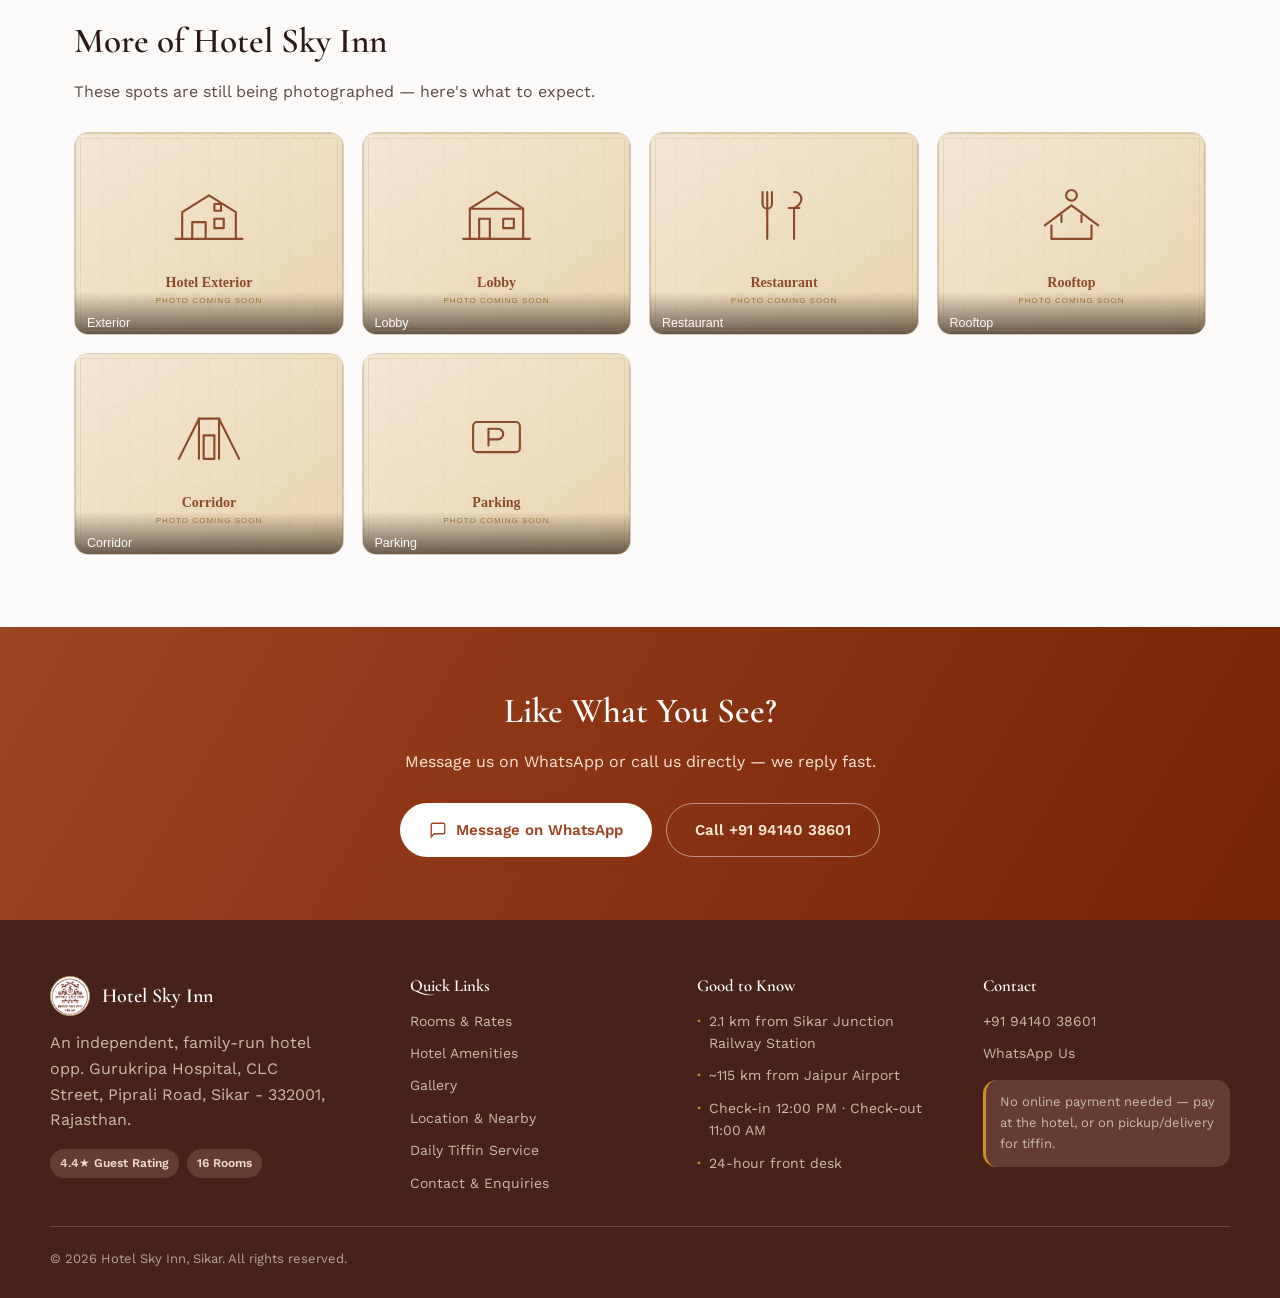
<file: gallery.html>
<!doctype html>
<html lang="en">
<head>
<meta charset="UTF-8">
<meta name="viewport" content="width=device-width, initial-scale=1.0">
<title>Gallery — Hotel Sky Inn, Sikar</title>
<meta name="description" content="Real photos of the rooms and interiors at Hotel Sky Inn, Sikar — plus a look at the restaurant, lobby and exterior.">
<link rel="canonical" href="https://hotel-sky-inn.netlify.app/gallery.html">
<meta property="og:type" content="website">
<meta property="og:title" content="Gallery — Hotel Sky Inn, Sikar">
<meta property="og:description" content="A look inside Hotel Sky Inn, Sikar.">
<meta property="og:image" content="https://hotel-sky-inn.netlify.app/assets/images/rooms/room-wide-angle-07.jpg">
<meta property="og:locale" content="en_IN">
<meta property="og:site_name" content="Hotel Sky Inn">
<meta name="twitter:card" content="summary_large_image">
<meta name="twitter:title" content="Gallery — Hotel Sky Inn, Sikar">
<meta name="twitter:description" content="A look inside Hotel Sky Inn, Sikar.">
<meta name="twitter:image" content="https://hotel-sky-inn.netlify.app/assets/images/rooms/room-wide-angle-07.jpg">
<link rel="icon" href="assets/favicon.ico" sizes="any">
<link rel="icon" href="assets/favicon-32x32.png" type="image/png" sizes="32x32">
<link rel="icon" href="assets/favicon-16x16.png" type="image/png" sizes="16x16">
<link rel="apple-touch-icon" href="assets/apple-touch-icon.png">
<link rel="manifest" href="assets/site.webmanifest">
<link rel="preconnect" href="https://fonts.googleapis.com">
<link rel="preconnect" href="https://fonts.gstatic.com" crossorigin>
<link href="https://fonts.googleapis.com/css2?family=Cormorant+Garamond:wght@600;700&family=Work+Sans:wght@400;500;600&display=swap" rel="stylesheet">
<link rel="stylesheet" href="css/style.css">
<noscript><style>.reveal,.reveal-stagger>*{opacity:1!important;transform:none!important;animation:none!important;}</style></noscript>
</head>
<body>
<a class="skip-link" href="#main">Skip to content</a>

<header class="site-header">
  <div class="container nav-bar">
    <a class="brand" href="index.html">
      <img class="brand-mark" src="assets/logo.png" alt="" aria-hidden="true">
      <span class="brand-name">Hotel Sky Inn</span>
    </a>

    <button class="nav-toggle" aria-label="Open menu" aria-expanded="false">
      <svg width="26" height="26" viewBox="0 0 24 24" fill="none" stroke="currentColor" stroke-width="1.8"><path d="M3 6h18M3 12h18M3 18h18"/></svg>
    </button>

    <ul class="nav-links">
      <li><a href="index.html">Home</a></li>
      <li><a href="rooms.html">Rooms</a></li>
      <li><a href="amenities.html">Amenities</a></li>
      <li><a href="gallery.html" aria-current="page">Gallery</a></li>
      <li><a href="location.html">Location</a></li>
      <li><a href="tiffin.html">Tiffin</a></li>
      <li><a href="contact.html">Contact</a></li>
    </ul>

    <div class="nav-actions">
      <a class="btn btn-outline-light" href="tel:+919414038601">
        <svg width="16" height="16" viewBox="0 0 24 24" fill="none" stroke="currentColor" stroke-width="1.8"><path d="M22 16.92v3a2 2 0 0 1-2.18 2 19.79 19.79 0 0 1-8.63-3.07 19.5 19.5 0 0 1-6-6 19.79 19.79 0 0 1-3.07-8.67A2 2 0 0 1 4.11 2h3a2 2 0 0 1 2 1.72c.127.96.362 1.903.7 2.81a2 2 0 0 1-.45 2.11L8.09 9.91a16 16 0 0 0 6 6l1.27-1.27a2 2 0 0 1 2.11-.45c.907.338 1.85.573 2.81.7A2 2 0 0 1 22 16.92z"/></svg>
        Call Now
      </a>
    </div>
  </div>
</header>

<main id="main">

  <section class="page-banner reveal">
    <div class="container">
      <span class="eyebrow">Gallery</span>
      <h1>A Look Inside Hotel Sky Inn</h1>
      <p>Real photos of our rooms below — click any tile to preview it larger. A few more corners of the hotel are still being photographed.</p>
    </div>
  </section>

  <section class="section" style="padding-bottom:0;">
    <div class="container">
      <div class="gallery-honesty-note reveal">
        <svg width="20" height="20" viewBox="0 0 24 24" fill="none" stroke="currentColor" stroke-width="1.8" aria-hidden="true"><path d="M22 11.08V12a10 10 0 1 1-5.93-9.14"/><path d="M22 4 12 14.01l-3-3"/></svg>
        <div>
          <strong>Only real photos, never stock images.</strong>
          <p>Everything here is our own property — we don't use third-party or stock photos to represent the hotel. Want to see a specific room or area before you book? <a href="https://wa.me/919414038601?text=Hi%2C%20could%20you%20send%20me%20a%20few%20live%20photos%20or%20a%20short%20video%20of%20the%20rooms%20at%20Hotel%20Sky%20Inn%3F" target="_blank" rel="noopener">Ask us for live photos or a quick video on WhatsApp</a>.</p>
        </div>
      </div>
    </div>
  </section>

  <section class="section">
    <div class="container">
      <div class="section-header reveal" style="text-align:left; margin:0 0 28px;">
        <h2>Our Rooms &amp; Interiors</h2>
      </div>
      <div class="gallery-grid reveal-stagger">

        <button class="gallery-item" data-caption="Deluxe Room — cream panelled headboard wall">
          <img src="assets/images/rooms/room-cream-suite-01.jpg" alt="Hotel Sky Inn room — cream panelled headboard wall" loading="lazy">
          <span class="gallery-caption">Deluxe Room</span>
        </button>
        <button class="gallery-item" data-caption="Room with dark accent ceiling and balcony">
          <img src="assets/images/rooms/room-dark-accent-02.jpg" alt="Hotel Sky Inn room with dark accent ceiling and private balcony" loading="lazy">
          <span class="gallery-caption">Room with Balcony</span>
        </button>
        <button class="gallery-item" data-caption="Super Deluxe Room — gold arch headboard">
          <img src="assets/images/rooms/room-gold-arch-headboard-03.jpg" alt="Hotel Sky Inn room with gold arch-patterned headboard wall" loading="lazy">
          <span class="gallery-caption">Super Deluxe Room</span>
        </button>
        <button class="gallery-item" data-caption="City view balcony at dusk">
          <img src="assets/images/rooms/room-balcony-night-04.jpg" alt="Hotel Sky Inn room balcony overlooking Sikar city at dusk" loading="lazy">
          <span class="gallery-caption">Balcony View</span>
        </button>
        <button class="gallery-item" data-caption="Room and ensuite bathroom">
          <img src="assets/images/rooms/room-hallway-view-05.jpg" alt="Hotel Sky Inn room with view through to the ensuite bathroom" loading="lazy">
          <span class="gallery-caption">Ensuite Bathroom</span>
        </button>
        <button class="gallery-item" data-caption="Vanity mirror and work desk">
          <img src="assets/images/rooms/room-vanity-mirror-06.jpg" alt="Hotel Sky Inn room vanity desk with mirror and fresh flowers" loading="lazy">
          <span class="gallery-caption">Vanity Desk</span>
        </button>
        <button class="gallery-item" data-caption="Room — wide view with wardrobe and TV">
          <img src="assets/images/rooms/room-wide-angle-07.jpg" alt="Hotel Sky Inn room wide view with wardrobe, TV and seating" loading="lazy">
          <span class="gallery-caption">Deluxe Room</span>
        </button>
        <button class="gallery-item" data-caption="Arch headboard detail with pendant lighting">
          <img src="assets/images/rooms/room-arch-headboard-closeup-08.jpg" alt="Hotel Sky Inn arch-patterned headboard with pendant lighting detail" loading="lazy">
          <span class="gallery-caption">Headboard Detail</span>
        </button>
        <button class="gallery-item" data-caption="Room with framed wall art">
          <img src="assets/images/rooms/room-wood-panel-art-09.jpg" alt="Hotel Sky Inn room with wood panel wall art and warm lighting" loading="lazy">
          <span class="gallery-caption">Super Deluxe Room</span>
        </button>
        <button class="gallery-item" data-caption="Mirror nook">
          <img src="assets/images/rooms/room-mirror-nook-10.jpg" alt="Hotel Sky Inn room mirror nook" loading="lazy">
          <span class="gallery-caption">Mirror Nook</span>
        </button>
        <button class="gallery-item" data-caption="Vanity desk with kettle and amenities">
          <img src="assets/images/rooms/room-vanity-desk-11.jpg" alt="Hotel Sky Inn room vanity desk with electric kettle and amenities" loading="lazy">
          <span class="gallery-caption">In-Room Amenities</span>
        </button>
        <button class="gallery-item" data-caption="Wardrobe and TV unit">
          <img src="assets/images/rooms/room-wardrobe-tv-12.jpg" alt="Hotel Sky Inn room wardrobe and wall-mounted TV unit" loading="lazy">
          <span class="gallery-caption">Wardrobe &amp; TV</span>
        </button>
        <button class="gallery-item" data-caption="Super Deluxe Room — blue headboard with fresh roses">
          <img src="assets/images/rooms/room-blue-headboard-roses-13.jpg" alt="Hotel Sky Inn Super Deluxe Room with blue upholstered headboard and fresh roses" loading="lazy">
          <span class="gallery-caption">Super Deluxe Room</span>
        </button>

      </div>

      <div class="section-header reveal" style="text-align:left; margin:56px 0 28px;">
        <h2>More of Hotel Sky Inn</h2>
        <p style="margin:0;">These spots are still being photographed — here's what to expect.</p>
      </div>
      <div class="gallery-grid reveal-stagger">

        <button class="gallery-item" data-caption="Hotel exterior — front entrance">
          <img src="assets/images/placeholders/exterior.svg" alt="Hotel Sky Inn exterior — photo coming soon" loading="lazy">
          <span class="gallery-caption">Exterior</span>
        </button>
        <button class="gallery-item" data-caption="Lobby / reception area">
          <img src="assets/images/placeholders/lobby.svg" alt="Hotel Sky Inn lobby — photo coming soon" loading="lazy">
          <span class="gallery-caption">Lobby</span>
        </button>
        <button class="gallery-item" data-caption="Restaurant / dining area">
          <img src="assets/images/placeholders/restaurant.svg" alt="Hotel Sky Inn restaurant — photo coming soon" loading="lazy">
          <span class="gallery-caption">Restaurant</span>
        </button>
        <button class="gallery-item" data-caption="Rooftop seating area">
          <img src="assets/images/placeholders/rooftop.svg" alt="Hotel Sky Inn rooftop seating — photo coming soon" loading="lazy">
          <span class="gallery-caption">Rooftop</span>
        </button>
        <button class="gallery-item" data-caption="Corridor">
          <img src="assets/images/placeholders/corridor.svg" alt="Hotel Sky Inn corridor — photo coming soon" loading="lazy">
          <span class="gallery-caption">Corridor</span>
        </button>
        <button class="gallery-item" data-caption="Parking area">
          <img src="assets/images/placeholders/parking.svg" alt="Hotel Sky Inn parking area — photo coming soon" loading="lazy">
          <span class="gallery-caption">Parking</span>
        </button>

      </div>
    </div>
  </section>

  <section class="cta-banner">
    <div class="container reveal">
      <h2>Like What You See?</h2>
      <p>Message us on WhatsApp or call us directly — we reply fast.</p>
      <div class="hero-actions">
        <a class="btn btn-primary" href="https://wa.me/919414038601?text=Hi%2C%20I%27d%20like%20to%20enquire%20about%20a%20room%20at%20Hotel%20Sky%20Inn." target="_blank" rel="noopener">
          <svg width="18" height="18" viewBox="0 0 24 24" fill="none" stroke="currentColor" stroke-width="1.8"><path d="M21 15a2 2 0 0 1-2 2H7l-4 4V5a2 2 0 0 1 2-2h14a2 2 0 0 1 2 2z"/></svg>
          Message on WhatsApp
        </a>
        <a class="btn btn-outline-light" href="tel:+919414038601">Call +91 94140 38601</a>
      </div>
    </div>
  </section>

</main>

<footer class="site-footer">
  <div class="footer-grid">
    <div>
      <div class="footer-brand">
        <img class="brand-mark" src="assets/logo.png" alt="" aria-hidden="true">
        <span class="brand-name">Hotel Sky Inn</span>
      </div>
      <p style="color:inherit; max-width:280px;">An independent, family-run hotel opp. Gurukripa Hospital, CLC Street, Piprali Road, Sikar - 332001, Rajasthan.</p>
      <div class="footer-badges">
        <span>4.4&#9733; Guest Rating</span>
        <span>16 Rooms</span>
      </div>
    </div>
    <div>
      <h3>Quick Links</h3>
      <ul>
        <li><a href="rooms.html">Rooms &amp; Rates</a></li>
        <li><a href="amenities.html">Hotel Amenities</a></li>
        <li><a href="gallery.html">Gallery</a></li>
        <li><a href="location.html">Location &amp; Nearby</a></li>
        <li><a href="tiffin.html">Daily Tiffin Service</a></li>
        <li><a href="contact.html">Contact &amp; Enquiries</a></li>
      </ul>
    </div>
    <div>
      <h3>Good to Know</h3>
      <ul class="footer-info-list">
        <li>2.1 km from Sikar Junction Railway Station</li>
        <li>~115 km from Jaipur Airport</li>
        <li>Check-in 12:00 PM &middot; Check-out 11:00 AM</li>
        <li>24-hour front desk</li>
      </ul>
    </div>
    <div>
      <h3>Contact</h3>
      <ul>
        <li><a href="tel:+919414038601">+91 94140 38601</a></li>
        <li><a href="https://wa.me/919414038601" target="_blank" rel="noopener">WhatsApp Us</a></li>
      </ul>
      <p class="footer-trust-note">No online payment needed — pay at the hotel, or on pickup/delivery for tiffin.</p>
    </div>
  </div>
  <div class="footer-bottom">
    <span>© 2026 Hotel Sky Inn, Sikar. All rights reserved.</span>
  </div>
</footer>

<a class="whatsapp-float" href="https://wa.me/919414038601?text=Hi%2C%20I%27d%20like%20to%20enquire%20about%20a%20room%20at%20Hotel%20Sky%20Inn." target="_blank" rel="noopener" aria-label="Message us on WhatsApp">
  <svg width="26" height="26" viewBox="0 0 24 24" fill="none" stroke="white" stroke-width="1.8"><path d="M21 15a2 2 0 0 1-2 2H7l-4 4V5a2 2 0 0 1 2-2h14a2 2 0 0 1 2 2z"/></svg>
</a>

<div class="lightbox" role="dialog" aria-modal="true" aria-label="Photo preview">
  <button class="lightbox-close" aria-label="Close preview">
    <svg width="20" height="20" viewBox="0 0 24 24" fill="none" stroke="currentColor" stroke-width="2"><path d="M18 6 6 18M6 6l12 12"/></svg>
  </button>
  <button class="lightbox-prev" aria-label="Previous photo">
    <svg width="20" height="20" viewBox="0 0 24 24" fill="none" stroke="currentColor" stroke-width="2"><path d="M15 18l-6-6 6-6"/></svg>
  </button>
  <button class="lightbox-next" aria-label="Next photo">
    <svg width="20" height="20" viewBox="0 0 24 24" fill="none" stroke="currentColor" stroke-width="2"><path d="M9 18l6-6-6-6"/></svg>
  </button>
  <figure class="lightbox-figure">
    <img src="assets/images/placeholder.svg" alt="">
    <figcaption class="lightbox-caption"></figcaption>
  </figure>
</div>

<script src="js/main.js"></script>
<script src="js/gallery.js"></script>
</body>
</html>
</file>
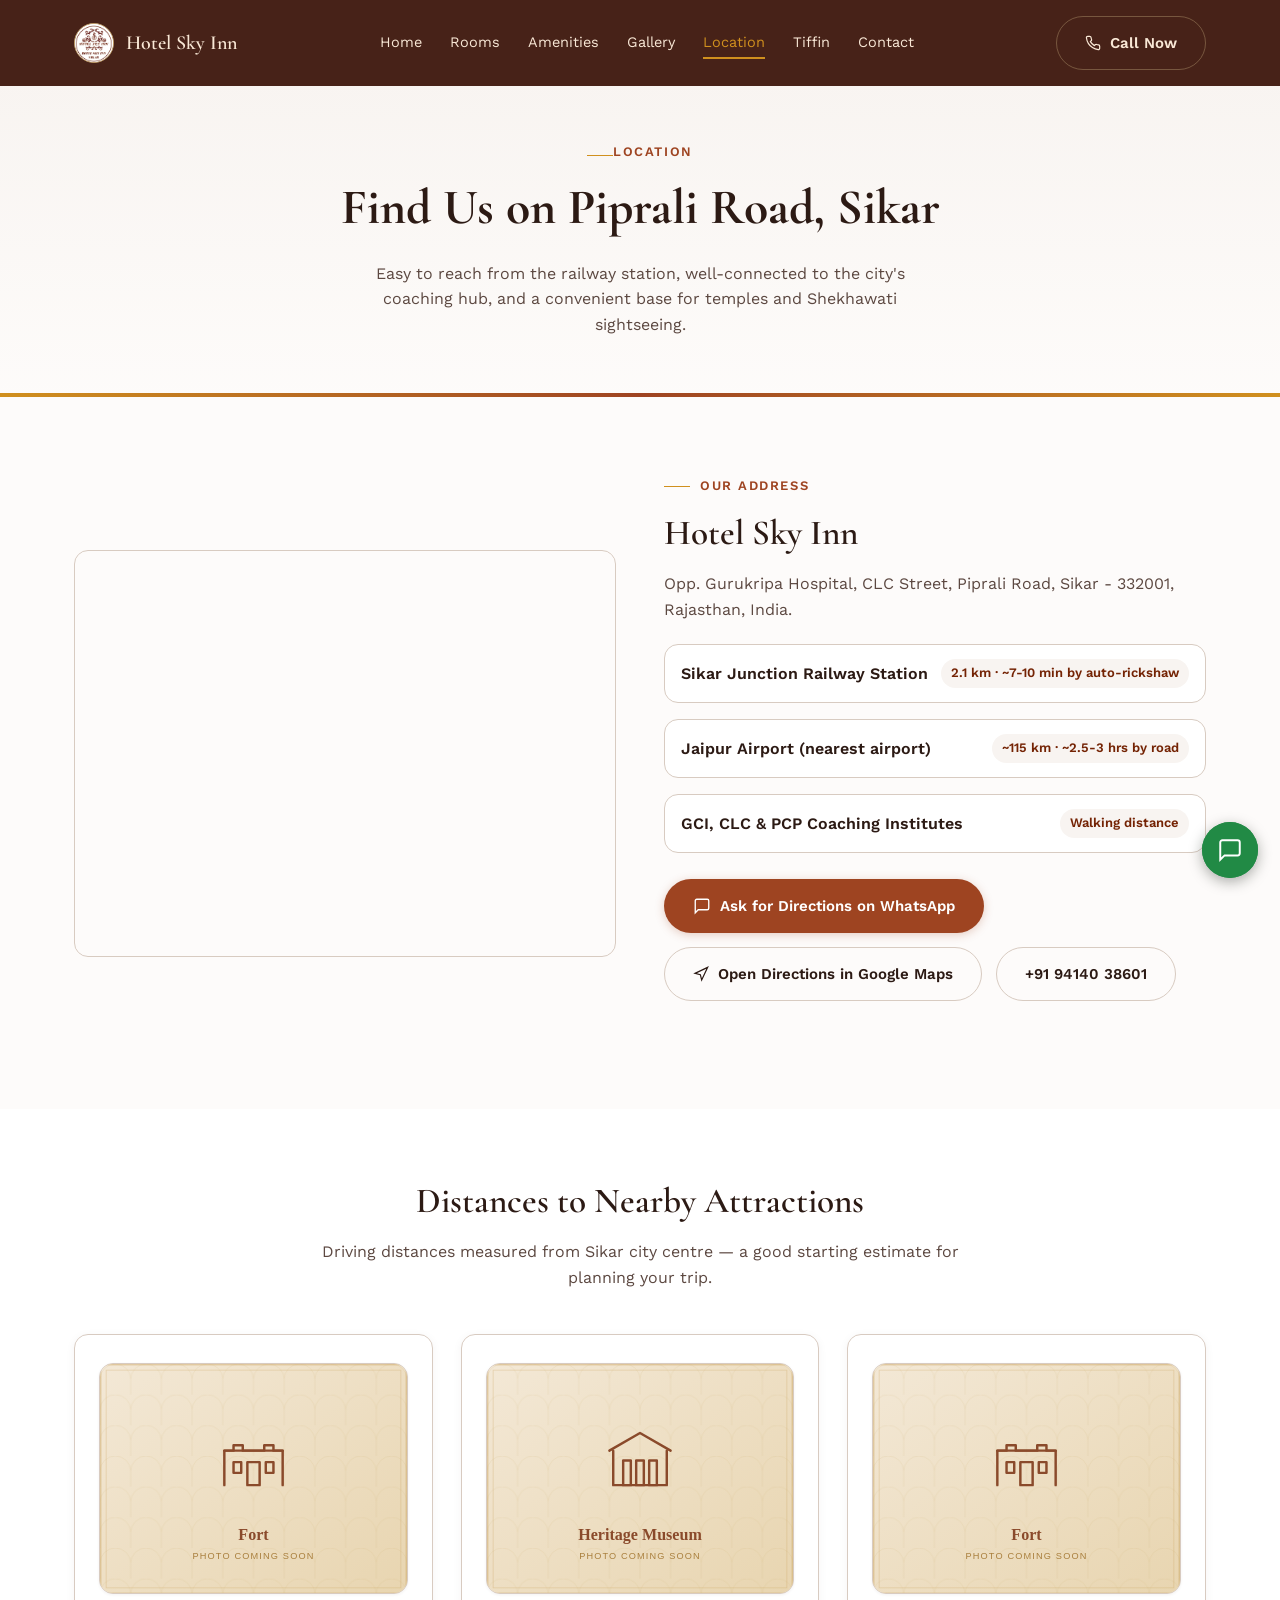
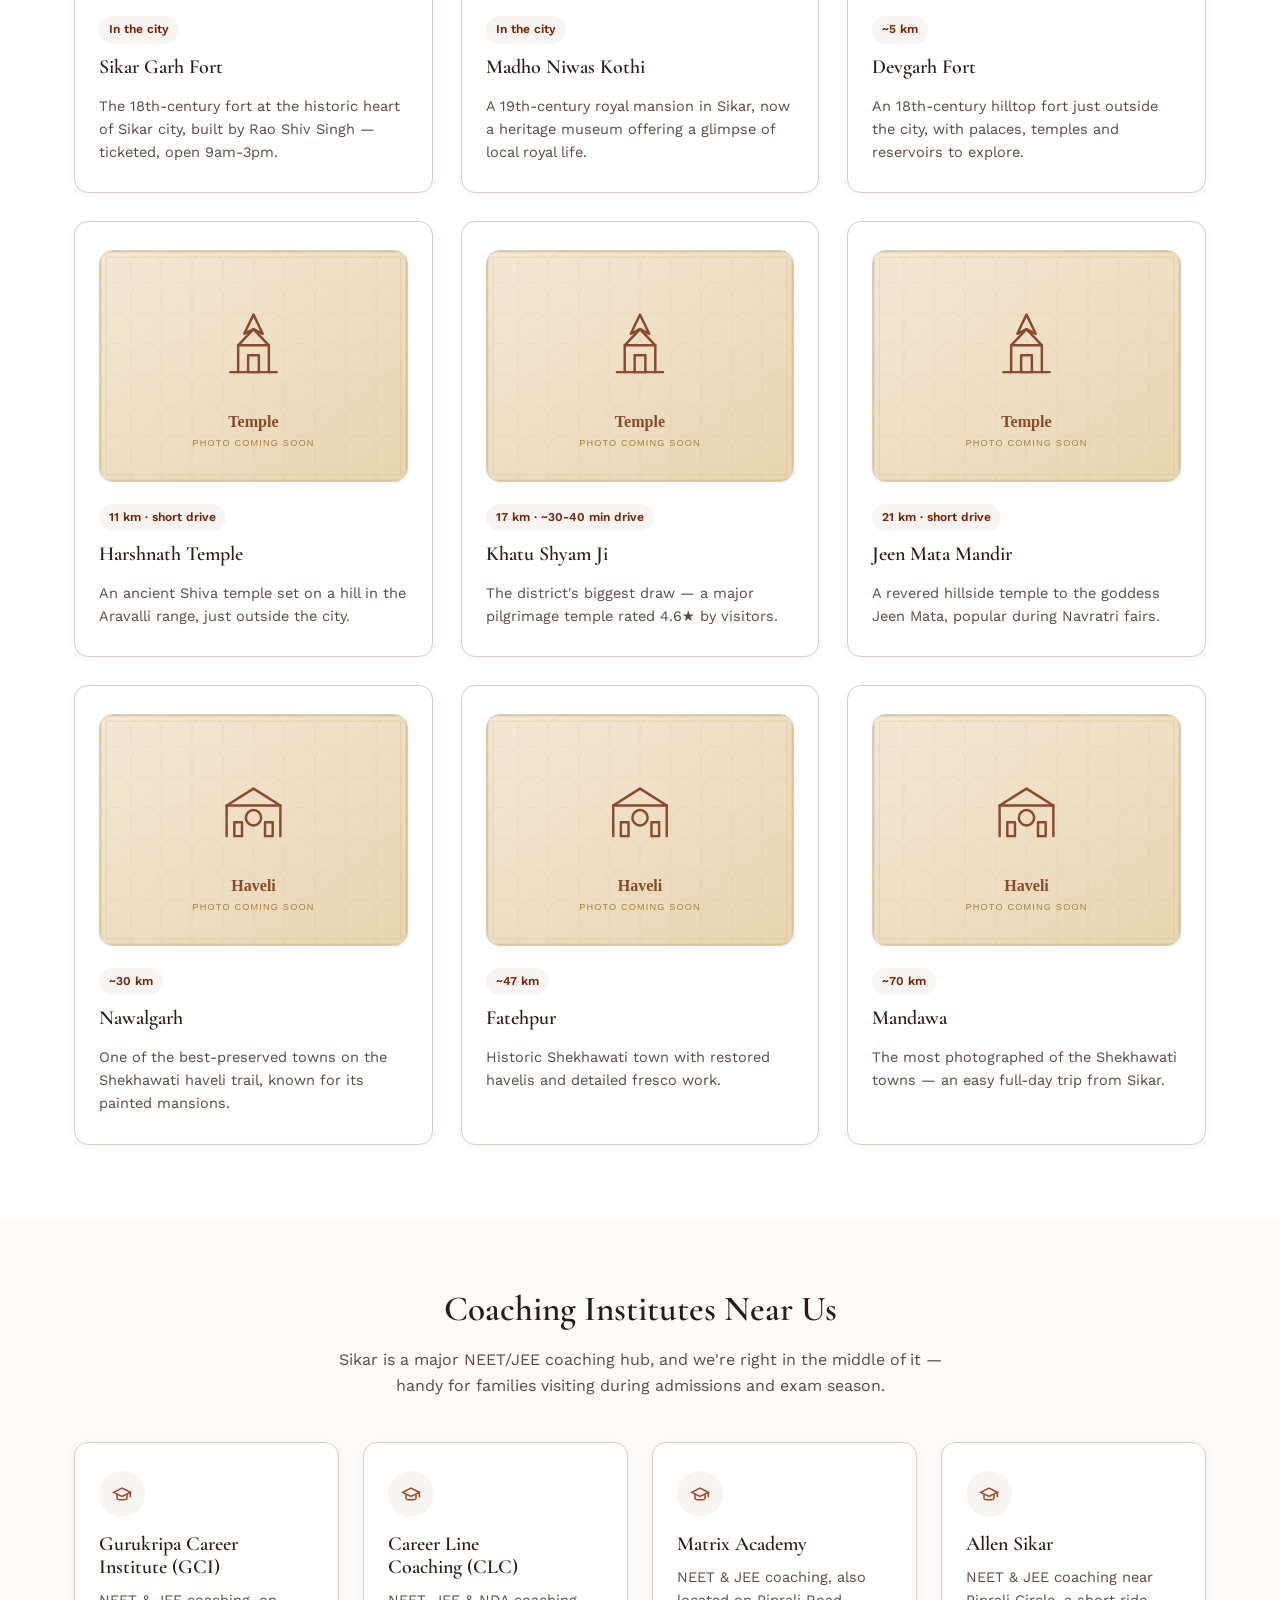
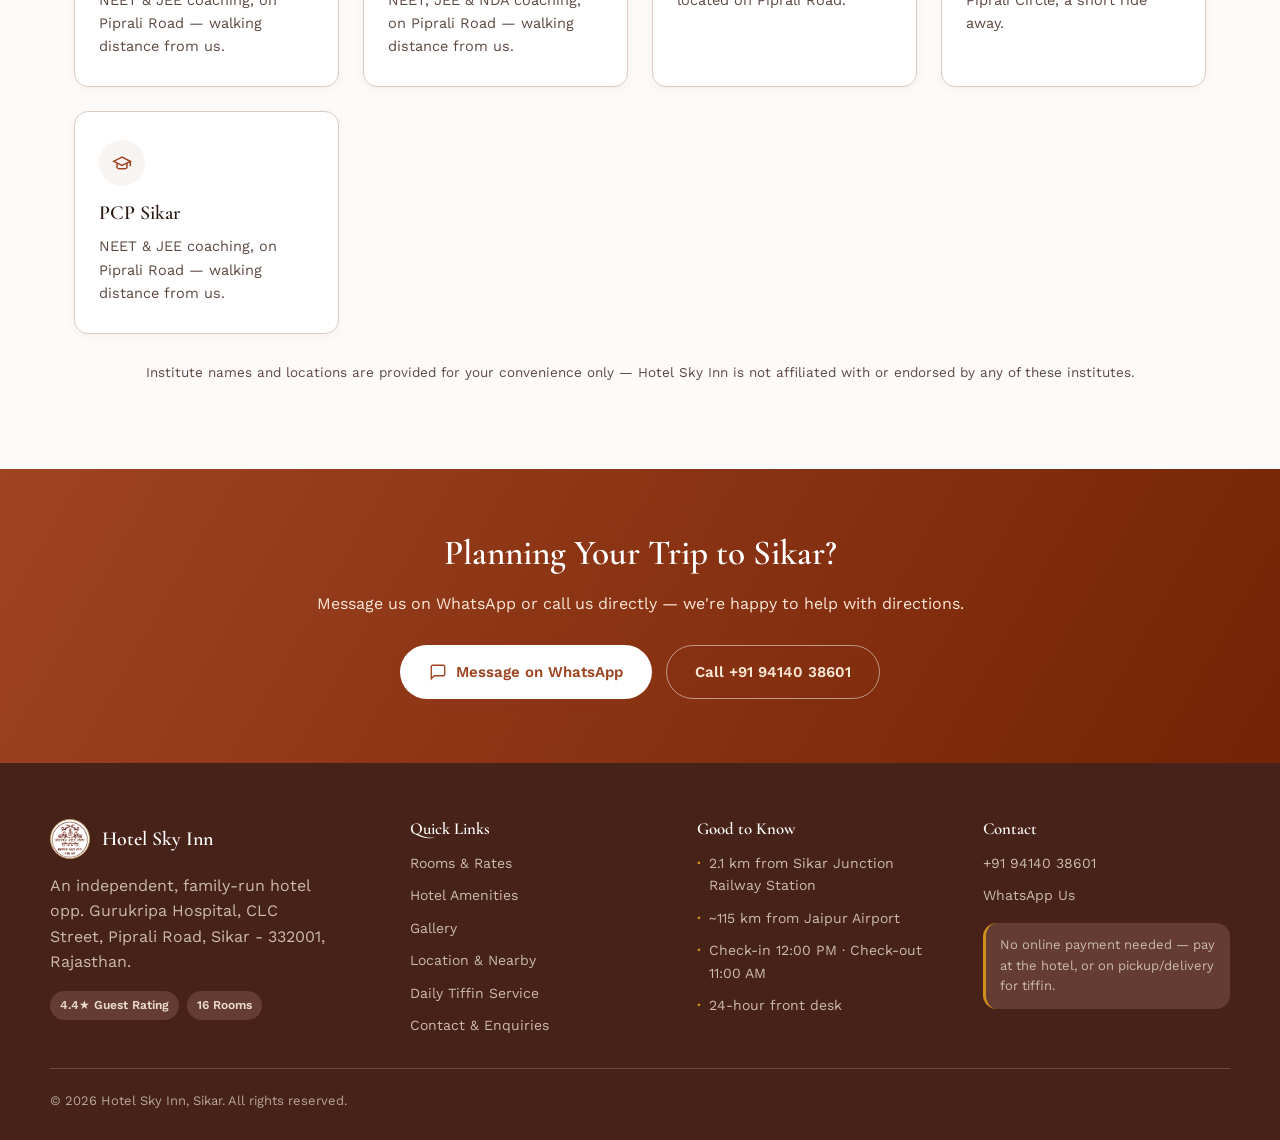
<file: location.html>
<!doctype html>
<html lang="en">
<head>
<meta charset="UTF-8">
<meta name="viewport" content="width=device-width, initial-scale=1.0">
<title>Location &amp; How to Reach Us — Hotel Sky Inn, Sikar</title>
<meta name="description" content="Hotel Sky Inn is on Piprali Road, Sikar — 2.1 km from Sikar Junction Railway Station and ~115 km from Jaipur Airport. Find our map location and distances to Khatu Shyam Ji, Jeen Mata Mandir, and the Shekhawati haveli trail.">
<link rel="canonical" href="https://hotel-sky-inn.netlify.app/location.html">
<meta property="og:type" content="website">
<meta property="og:title" content="Location &amp; How to Reach Us — Hotel Sky Inn, Sikar">
<meta property="og:description" content="On Piprali Road, Sikar — 2.1 km from Sikar Junction. Map, directions, and distances to nearby attractions.">
<meta property="og:image" content="https://hotel-sky-inn.netlify.app/assets/images/rooms/room-wide-angle-07.jpg">
<meta property="og:locale" content="en_IN">
<meta property="og:site_name" content="Hotel Sky Inn">
<meta name="twitter:card" content="summary_large_image">
<meta name="twitter:title" content="Location &amp; How to Reach Us — Hotel Sky Inn, Sikar">
<meta name="twitter:description" content="On Piprali Road, Sikar — 2.1 km from Sikar Junction. Map, directions, and distances to nearby attractions.">
<meta name="twitter:image" content="https://hotel-sky-inn.netlify.app/assets/images/rooms/room-wide-angle-07.jpg">
<link rel="icon" href="assets/favicon.ico" sizes="any">
<link rel="icon" href="assets/favicon-32x32.png" type="image/png" sizes="32x32">
<link rel="icon" href="assets/favicon-16x16.png" type="image/png" sizes="16x16">
<link rel="apple-touch-icon" href="assets/apple-touch-icon.png">
<link rel="manifest" href="assets/site.webmanifest">
<link rel="preconnect" href="https://fonts.googleapis.com">
<link rel="preconnect" href="https://fonts.gstatic.com" crossorigin>
<link href="https://fonts.googleapis.com/css2?family=Cormorant+Garamond:wght@600;700&family=Work+Sans:wght@400;500;600&display=swap" rel="stylesheet">
<link rel="stylesheet" href="css/style.css">
<noscript><style>.reveal,.reveal-stagger>*{opacity:1!important;transform:none!important;animation:none!important;}</style></noscript>
</head>
<body>
<a class="skip-link" href="#main">Skip to content</a>

<header class="site-header">
  <div class="container nav-bar">
    <a class="brand" href="index.html">
      <img class="brand-mark" src="assets/logo.png" alt="" aria-hidden="true">
      <span class="brand-name">Hotel Sky Inn</span>
    </a>

    <button class="nav-toggle" aria-label="Open menu" aria-expanded="false">
      <svg width="26" height="26" viewBox="0 0 24 24" fill="none" stroke="currentColor" stroke-width="1.8"><path d="M3 6h18M3 12h18M3 18h18"/></svg>
    </button>

    <ul class="nav-links">
      <li><a href="index.html">Home</a></li>
      <li><a href="rooms.html">Rooms</a></li>
      <li><a href="amenities.html">Amenities</a></li>
      <li><a href="gallery.html">Gallery</a></li>
      <li><a href="location.html" aria-current="page">Location</a></li>
      <li><a href="tiffin.html">Tiffin</a></li>
      <li><a href="contact.html">Contact</a></li>
    </ul>

    <div class="nav-actions">
      <a class="btn btn-outline-light" href="tel:+919414038601">
        <svg width="16" height="16" viewBox="0 0 24 24" fill="none" stroke="currentColor" stroke-width="1.8"><path d="M22 16.92v3a2 2 0 0 1-2.18 2 19.79 19.79 0 0 1-8.63-3.07 19.5 19.5 0 0 1-6-6 19.79 19.79 0 0 1-3.07-8.67A2 2 0 0 1 4.11 2h3a2 2 0 0 1 2 1.72c.127.96.362 1.903.7 2.81a2 2 0 0 1-.45 2.11L8.09 9.91a16 16 0 0 0 6 6l1.27-1.27a2 2 0 0 1 2.11-.45c.907.338 1.85.573 2.81.7A2 2 0 0 1 22 16.92z"/></svg>
        Call Now
      </a>
    </div>
  </div>
</header>

<main id="main">

  <section class="page-banner reveal">
    <div class="container">
      <span class="eyebrow">Location</span>
      <h1>Find Us on Piprali Road, Sikar</h1>
      <p>Easy to reach from the railway station, well-connected to the city's coaching hub, and a convenient base for temples and Shekhawati sightseeing.</p>
    </div>
  </section>

  <!-- MAP + GETTING HERE -->
  <section class="section">
    <div class="container locate-split">
      <div class="map-frame reveal">
        <iframe
          src="https://www.google.com/maps?q=Hotel+Sky+Inn,+Piprali+Road,+Sikar,+Rajasthan+332001&output=embed"
          title="Map showing Hotel Sky Inn location on Piprali Road, Sikar"
          loading="lazy"
          referrerpolicy="no-referrer-when-downgrade">
        </iframe>
      </div>
      <div>
        <span class="eyebrow">Our Address</span>
        <h2>Hotel Sky Inn</h2>
        <p style="margin-bottom:22px;">Opp. Gurukripa Hospital, CLC Street, Piprali Road, Sikar - 332001, Rajasthan, India.</p>

        <ul class="distance-list">
          <li>
            <strong>Sikar Junction Railway Station</strong>
            <span>2.1 km · ~7-10 min by auto-rickshaw</span>
          </li>
          <li>
            <strong>Jaipur Airport (nearest airport)</strong>
            <span>~115 km · ~2.5-3 hrs by road</span>
          </li>
          <li>
            <strong>GCI, CLC &amp; PCP Coaching Institutes</strong>
            <span>Walking distance</span>
          </li>
        </ul>

        <div class="hero-actions" style="margin-top:26px;">
          <a class="btn btn-primary" href="https://wa.me/919414038601?text=Hi%2C%20I%27d%20like%20help%20finding%20directions%20to%20Hotel%20Sky%20Inn." target="_blank" rel="noopener">
            <svg width="18" height="18" viewBox="0 0 24 24" fill="none" stroke="white" stroke-width="1.8"><path d="M21 15a2 2 0 0 1-2 2H7l-4 4V5a2 2 0 0 1 2-2h14a2 2 0 0 1 2 2z"/></svg>
            Ask for Directions on WhatsApp
          </a>
          <a class="btn btn-outline" href="https://www.google.com/maps/dir/?api=1&destination=Hotel+Sky+Inn,+Piprali+Road,+Sikar,+Rajasthan+332001" target="_blank" rel="noopener">
            <svg width="16" height="16" viewBox="0 0 24 24" fill="none" stroke="currentColor" stroke-width="1.8"><path d="M3 11l19-9-9 19-2-8-8-2z"/></svg>
            Open Directions in Google Maps
          </a>
          <a class="btn btn-outline" href="tel:+919414038601">+91 94140 38601</a>
        </div>
      </div>
    </div>
  </section>

  <!-- NEARBY ATTRACTIONS -->
  <section class="section section-alt">
    <div class="container">
      <div class="section-header reveal">
        <h2>Distances to Nearby Attractions</h2>
        <p>Driving distances measured from Sikar city centre — a good starting estimate for planning your trip.</p>
      </div>
      <div class="grid-3 reveal-stagger">
        <div class="card attraction-card">
          <div class="img-frame ph-img" style="margin-bottom:16px;">
            <img src="assets/images/placeholders/fort.svg" alt="Sikar Garh Fort — photo coming soon" loading="lazy">
          </div>
          <span class="attraction-dist">In the city</span>
          <h3>Sikar Garh Fort</h3>
          <p>The 18th-century fort at the historic heart of Sikar city, built by Rao Shiv Singh — ticketed, open 9am-3pm.</p>
        </div>
        <div class="card attraction-card">
          <div class="img-frame ph-img" style="margin-bottom:16px;">
            <img src="assets/images/placeholders/museum.svg" alt="Madho Niwas Kothi haveli museum — photo coming soon" loading="lazy">
          </div>
          <span class="attraction-dist">In the city</span>
          <h3>Madho Niwas Kothi</h3>
          <p>A 19th-century royal mansion in Sikar, now a heritage museum offering a glimpse of local royal life.</p>
        </div>
        <div class="card attraction-card">
          <div class="img-frame ph-img" style="margin-bottom:16px;">
            <img src="assets/images/placeholders/fort.svg" alt="Devgarh Fort near Sikar — photo coming soon" loading="lazy">
          </div>
          <span class="attraction-dist">~5 km</span>
          <h3>Devgarh Fort</h3>
          <p>An 18th-century hilltop fort just outside the city, with palaces, temples and reservoirs to explore.</p>
        </div>
        <div class="card attraction-card">
          <div class="img-frame ph-img" style="margin-bottom:16px;">
            <img src="assets/images/placeholders/temple.svg" alt="Harshnath Temple — photo coming soon" loading="lazy">
          </div>
          <span class="attraction-dist">11 km · short drive</span>
          <h3>Harshnath Temple</h3>
          <p>An ancient Shiva temple set on a hill in the Aravalli range, just outside the city.</p>
        </div>
        <div class="card attraction-card">
          <div class="img-frame ph-img" style="margin-bottom:16px;">
            <img src="assets/images/placeholders/temple.svg" alt="Khatu Shyam Ji Temple — photo coming soon" loading="lazy">
          </div>
          <span class="attraction-dist">17 km · ~30-40 min drive</span>
          <h3>Khatu Shyam Ji</h3>
          <p>The district's biggest draw — a major pilgrimage temple rated 4.6★ by visitors.</p>
        </div>
        <div class="card attraction-card">
          <div class="img-frame ph-img" style="margin-bottom:16px;">
            <img src="assets/images/placeholders/temple.svg" alt="Jeen Mata Mandir — photo coming soon" loading="lazy">
          </div>
          <span class="attraction-dist">21 km · short drive</span>
          <h3>Jeen Mata Mandir</h3>
          <p>A revered hillside temple to the goddess Jeen Mata, popular during Navratri fairs.</p>
        </div>
        <div class="card attraction-card">
          <div class="img-frame ph-img" style="margin-bottom:16px;">
            <img src="assets/images/placeholders/haveli.svg" alt="Nawalgarh haveli — photo coming soon" loading="lazy">
          </div>
          <span class="attraction-dist">~30 km</span>
          <h3>Nawalgarh</h3>
          <p>One of the best-preserved towns on the Shekhawati haveli trail, known for its painted mansions.</p>
        </div>
        <div class="card attraction-card">
          <div class="img-frame ph-img" style="margin-bottom:16px;">
            <img src="assets/images/placeholders/haveli.svg" alt="Fatehpur haveli — photo coming soon" loading="lazy">
          </div>
          <span class="attraction-dist">~47 km</span>
          <h3>Fatehpur</h3>
          <p>Historic Shekhawati town with restored havelis and detailed fresco work.</p>
        </div>
        <div class="card attraction-card">
          <div class="img-frame ph-img" style="margin-bottom:16px;">
            <img src="assets/images/placeholders/haveli.svg" alt="Mandawa haveli — photo coming soon" loading="lazy">
          </div>
          <span class="attraction-dist">~70 km</span>
          <h3>Mandawa</h3>
          <p>The most photographed of the Shekhawati towns — an easy full-day trip from Sikar.</p>
        </div>
      </div>
    </div>
  </section>

  <!-- COACHING INSTITUTES -->
  <section class="section">
    <div class="container">
      <div class="section-header reveal">
        <h2>Coaching Institutes Near Us</h2>
        <p>Sikar is a major NEET/JEE coaching hub, and we're right in the middle of it — handy for families visiting during admissions and exam season.</p>
      </div>
      <div class="grid-auto reveal-stagger">
        <div class="card">
          <div class="card-icon" aria-hidden="true">
            <svg width="20" height="20" viewBox="0 0 24 24" fill="none" stroke="currentColor" stroke-width="1.8"><path d="M22 10v6M2 10l10-5 10 5-10 5z"/><path d="M6 12v5c0 1.1 2.7 2 6 2s6-.9 6-2v-5"/></svg>
          </div>
          <h3>Gurukripa Career Institute (GCI)</h3>
          <p>NEET &amp; JEE coaching, on Piprali Road — walking distance from us.</p>
        </div>
        <div class="card">
          <div class="card-icon" aria-hidden="true">
            <svg width="20" height="20" viewBox="0 0 24 24" fill="none" stroke="currentColor" stroke-width="1.8"><path d="M22 10v6M2 10l10-5 10 5-10 5z"/><path d="M6 12v5c0 1.1 2.7 2 6 2s6-.9 6-2v-5"/></svg>
          </div>
          <h3>Career Line Coaching (CLC)</h3>
          <p>NEET, JEE &amp; NDA coaching, on Piprali Road — walking distance from us.</p>
        </div>
        <div class="card">
          <div class="card-icon" aria-hidden="true">
            <svg width="20" height="20" viewBox="0 0 24 24" fill="none" stroke="currentColor" stroke-width="1.8"><path d="M22 10v6M2 10l10-5 10 5-10 5z"/><path d="M6 12v5c0 1.1 2.7 2 6 2s6-.9 6-2v-5"/></svg>
          </div>
          <h3>Matrix Academy</h3>
          <p>NEET &amp; JEE coaching, also located on Piprali Road.</p>
        </div>
        <div class="card">
          <div class="card-icon" aria-hidden="true">
            <svg width="20" height="20" viewBox="0 0 24 24" fill="none" stroke="currentColor" stroke-width="1.8"><path d="M22 10v6M2 10l10-5 10 5-10 5z"/><path d="M6 12v5c0 1.1 2.7 2 6 2s6-.9 6-2v-5"/></svg>
          </div>
          <h3>Allen Sikar</h3>
          <p>NEET &amp; JEE coaching near Piprali Circle, a short ride away.</p>
        </div>
        <div class="card">
          <div class="card-icon" aria-hidden="true">
            <svg width="20" height="20" viewBox="0 0 24 24" fill="none" stroke="currentColor" stroke-width="1.8"><path d="M22 10v6M2 10l10-5 10 5-10 5z"/><path d="M6 12v5c0 1.1 2.7 2 6 2s6-.9 6-2v-5"/></svg>
          </div>
          <h3>PCP Sikar</h3>
          <p>NEET &amp; JEE coaching, on Piprali Road — walking distance from us.</p>
        </div>
      </div>
      <p style="text-align:center; margin-top:28px; font-size:13.5px; color:var(--color-text-muted);">Institute names and locations are provided for your convenience only — Hotel Sky Inn is not affiliated with or endorsed by any of these institutes.</p>
    </div>
  </section>

  <!-- CTA -->
  <section class="cta-banner">
    <div class="container reveal">
      <h2>Planning Your Trip to Sikar?</h2>
      <p>Message us on WhatsApp or call us directly — we're happy to help with directions.</p>
      <div class="hero-actions">
        <a class="btn btn-primary" href="https://wa.me/919414038601?text=Hi%2C%20I%27d%20like%20to%20enquire%20about%20a%20room%20at%20Hotel%20Sky%20Inn." target="_blank" rel="noopener">
          <svg width="18" height="18" viewBox="0 0 24 24" fill="none" stroke="currentColor" stroke-width="1.8"><path d="M21 15a2 2 0 0 1-2 2H7l-4 4V5a2 2 0 0 1 2-2h14a2 2 0 0 1 2 2z"/></svg>
          Message on WhatsApp
        </a>
        <a class="btn btn-outline-light" href="tel:+919414038601">Call +91 94140 38601</a>
      </div>
    </div>
  </section>

</main>

<footer class="site-footer">
  <div class="footer-grid">
    <div>
      <div class="footer-brand">
        <img class="brand-mark" src="assets/logo.png" alt="" aria-hidden="true">
        <span class="brand-name">Hotel Sky Inn</span>
      </div>
      <p style="color:inherit; max-width:280px;">An independent, family-run hotel opp. Gurukripa Hospital, CLC Street, Piprali Road, Sikar - 332001, Rajasthan.</p>
      <div class="footer-badges">
        <span>4.4&#9733; Guest Rating</span>
        <span>16 Rooms</span>
      </div>
    </div>
    <div>
      <h3>Quick Links</h3>
      <ul>
        <li><a href="rooms.html">Rooms &amp; Rates</a></li>
        <li><a href="amenities.html">Hotel Amenities</a></li>
        <li><a href="gallery.html">Gallery</a></li>
        <li><a href="location.html">Location &amp; Nearby</a></li>
        <li><a href="tiffin.html">Daily Tiffin Service</a></li>
        <li><a href="contact.html">Contact &amp; Enquiries</a></li>
      </ul>
    </div>
    <div>
      <h3>Good to Know</h3>
      <ul class="footer-info-list">
        <li>2.1 km from Sikar Junction Railway Station</li>
        <li>~115 km from Jaipur Airport</li>
        <li>Check-in 12:00 PM &middot; Check-out 11:00 AM</li>
        <li>24-hour front desk</li>
      </ul>
    </div>
    <div>
      <h3>Contact</h3>
      <ul>
        <li><a href="tel:+919414038601">+91 94140 38601</a></li>
        <li><a href="https://wa.me/919414038601" target="_blank" rel="noopener">WhatsApp Us</a></li>
      </ul>
      <p class="footer-trust-note">No online payment needed — pay at the hotel, or on pickup/delivery for tiffin.</p>
    </div>
  </div>
  <div class="footer-bottom">
    <span>© 2026 Hotel Sky Inn, Sikar. All rights reserved.</span>
  </div>
</footer>

<a class="whatsapp-float" href="https://wa.me/919414038601?text=Hi%2C%20I%27d%20like%20to%20enquire%20about%20a%20room%20at%20Hotel%20Sky%20Inn." target="_blank" rel="noopener" aria-label="Message us on WhatsApp">
  <svg width="26" height="26" viewBox="0 0 24 24" fill="none" stroke="white" stroke-width="1.8"><path d="M21 15a2 2 0 0 1-2 2H7l-4 4V5a2 2 0 0 1 2-2h14a2 2 0 0 1 2 2z"/></svg>
</a>

<script src="js/main.js"></script>
</body>
</html>
</file>
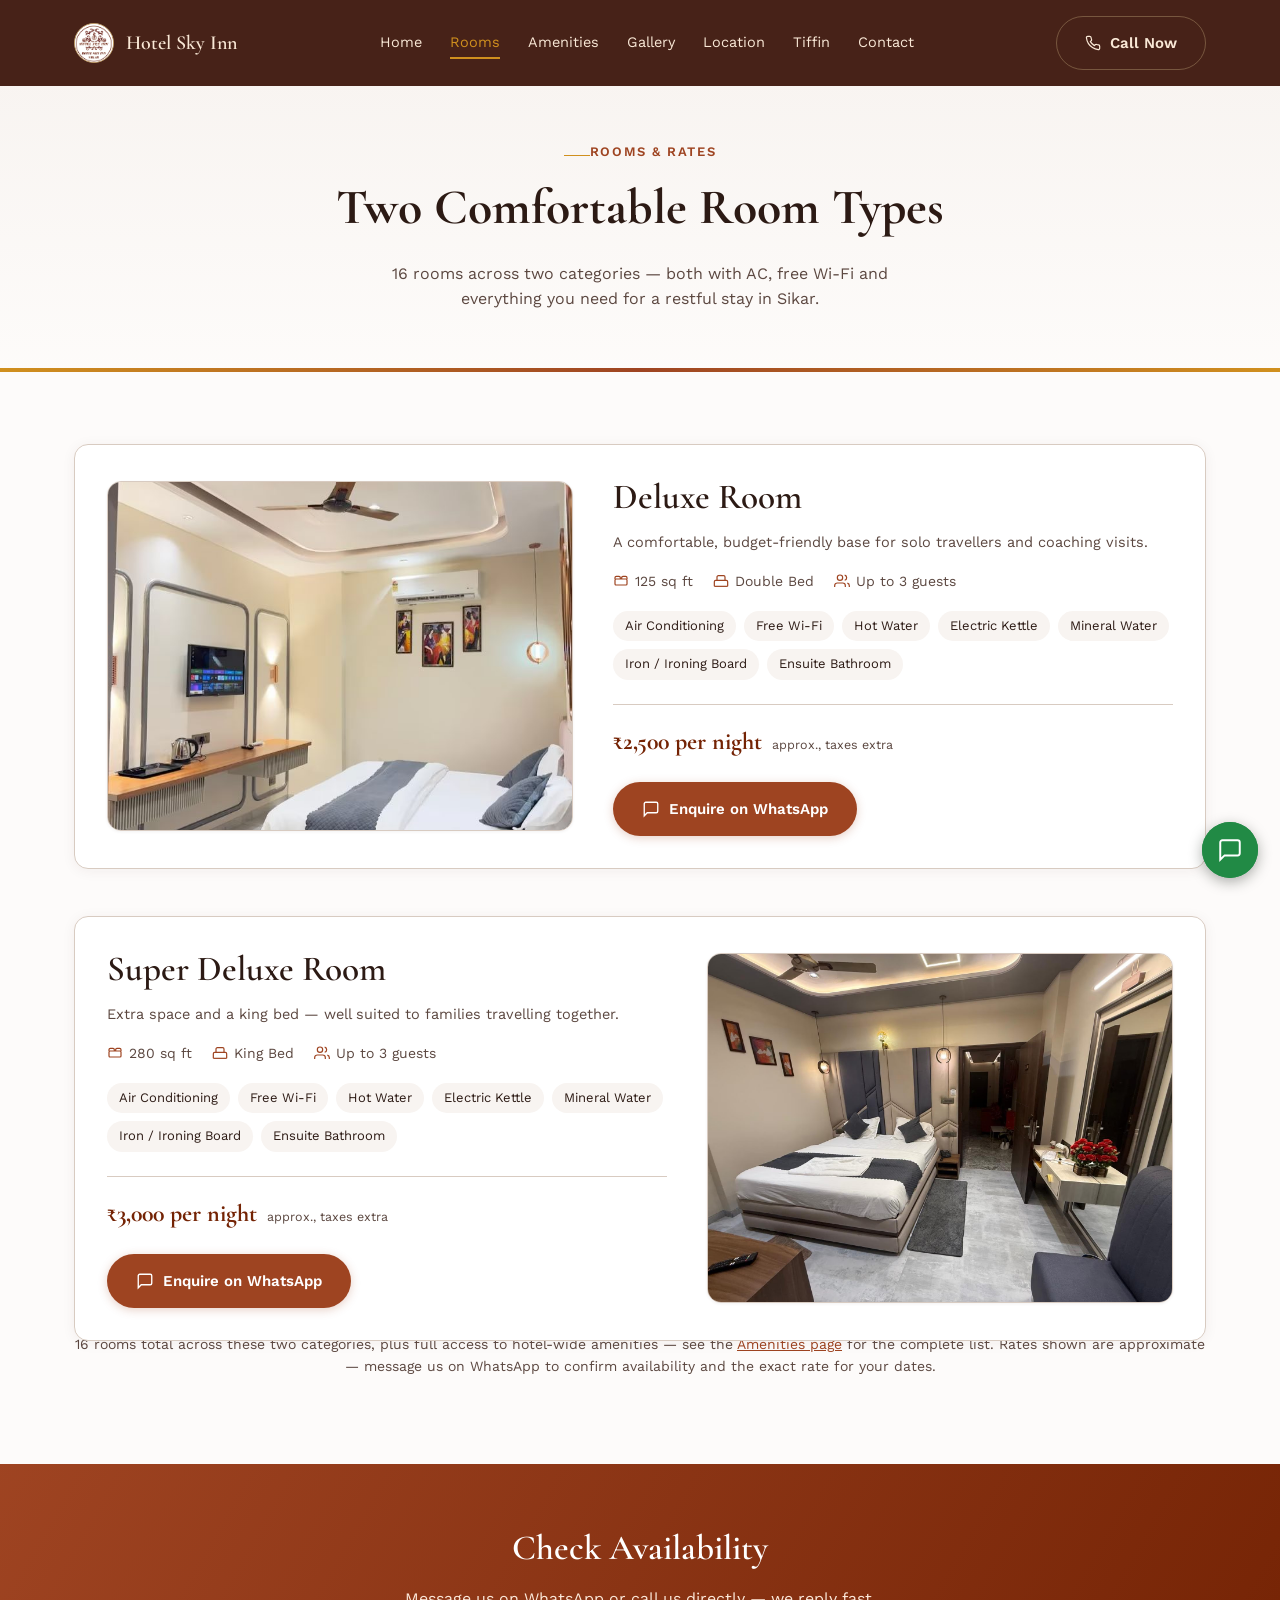
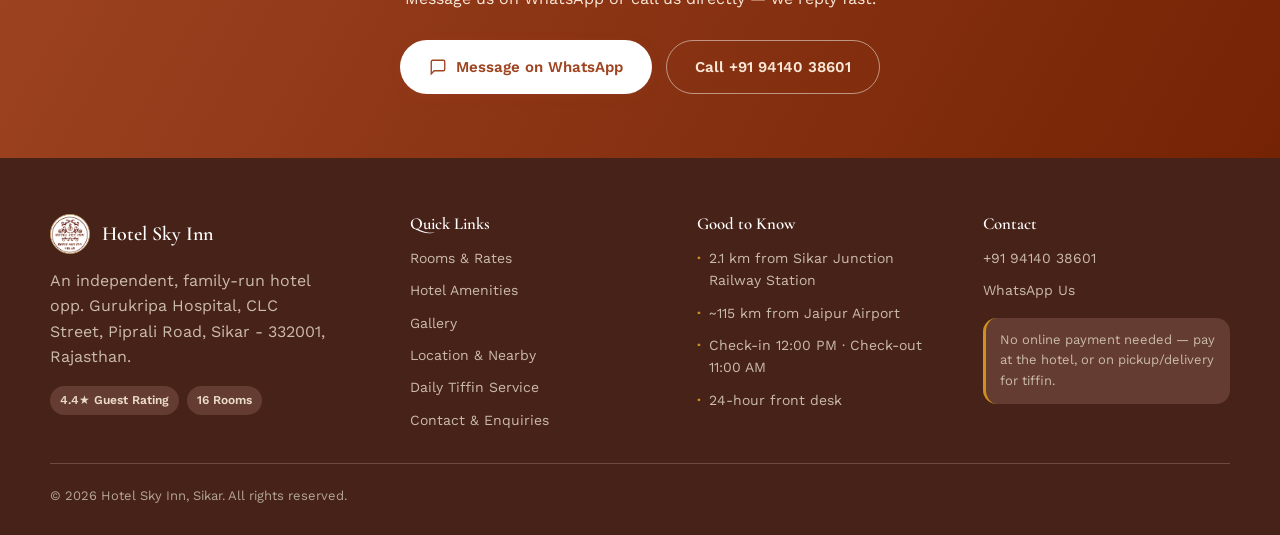
<file: rooms.html>
<!doctype html>
<html lang="en">
<head>
<meta charset="UTF-8">
<meta name="viewport" content="width=device-width, initial-scale=1.0">
<title>Rooms &amp; Rates — Hotel Sky Inn, Sikar</title>
<meta name="description" content="Deluxe and Super Deluxe AC rooms at Hotel Sky Inn, Sikar — room sizes, amenities and per-night rates. Message us on WhatsApp to check availability.">
<link rel="canonical" href="https://hotel-sky-inn.netlify.app/rooms.html">
<meta property="og:type" content="website">
<meta property="og:title" content="Rooms &amp; Rates — Hotel Sky Inn, Sikar">
<meta property="og:description" content="Deluxe and Super Deluxe AC rooms at Hotel Sky Inn, Sikar, with per-night rates.">
<meta property="og:image" content="https://hotel-sky-inn.netlify.app/assets/images/rooms/room-cream-suite-01.jpg">
<meta property="og:locale" content="en_IN">
<meta property="og:site_name" content="Hotel Sky Inn">
<meta name="twitter:card" content="summary_large_image">
<meta name="twitter:title" content="Rooms &amp; Rates — Hotel Sky Inn, Sikar">
<meta name="twitter:description" content="Deluxe and Super Deluxe AC rooms at Hotel Sky Inn, Sikar, with per-night rates.">
<meta name="twitter:image" content="https://hotel-sky-inn.netlify.app/assets/images/rooms/room-cream-suite-01.jpg">
<link rel="icon" href="assets/favicon.ico" sizes="any">
<link rel="icon" href="assets/favicon-32x32.png" type="image/png" sizes="32x32">
<link rel="icon" href="assets/favicon-16x16.png" type="image/png" sizes="16x16">
<link rel="apple-touch-icon" href="assets/apple-touch-icon.png">
<link rel="manifest" href="assets/site.webmanifest">
<link rel="preconnect" href="https://fonts.googleapis.com">
<link rel="preconnect" href="https://fonts.gstatic.com" crossorigin>
<link href="https://fonts.googleapis.com/css2?family=Cormorant+Garamond:wght@600;700&family=Work+Sans:wght@400;500;600&display=swap" rel="stylesheet">
<link rel="stylesheet" href="css/style.css">
<noscript><style>.reveal,.reveal-stagger>*{opacity:1!important;transform:none!important;animation:none!important;}</style></noscript>
</head>
<body>
<a class="skip-link" href="#main">Skip to content</a>

<header class="site-header">
  <div class="container nav-bar">
    <a class="brand" href="index.html">
      <img class="brand-mark" src="assets/logo.png" alt="" aria-hidden="true">
      <span class="brand-name">Hotel Sky Inn</span>
    </a>

    <button class="nav-toggle" aria-label="Open menu" aria-expanded="false">
      <svg width="26" height="26" viewBox="0 0 24 24" fill="none" stroke="currentColor" stroke-width="1.8"><path d="M3 6h18M3 12h18M3 18h18"/></svg>
    </button>

    <ul class="nav-links">
      <li><a href="index.html">Home</a></li>
      <li><a href="rooms.html" aria-current="page">Rooms</a></li>
      <li><a href="amenities.html">Amenities</a></li>
      <li><a href="gallery.html">Gallery</a></li>
      <li><a href="location.html">Location</a></li>
      <li><a href="tiffin.html">Tiffin</a></li>
      <li><a href="contact.html">Contact</a></li>
    </ul>

    <div class="nav-actions">
      <a class="btn btn-outline-light" href="tel:+919414038601">
        <svg width="16" height="16" viewBox="0 0 24 24" fill="none" stroke="currentColor" stroke-width="1.8"><path d="M22 16.92v3a2 2 0 0 1-2.18 2 19.79 19.79 0 0 1-8.63-3.07 19.5 19.5 0 0 1-6-6 19.79 19.79 0 0 1-3.07-8.67A2 2 0 0 1 4.11 2h3a2 2 0 0 1 2 1.72c.127.96.362 1.903.7 2.81a2 2 0 0 1-.45 2.11L8.09 9.91a16 16 0 0 0 6 6l1.27-1.27a2 2 0 0 1 2.11-.45c.907.338 1.85.573 2.81.7A2 2 0 0 1 22 16.92z"/></svg>
        Call Now
      </a>
    </div>
  </div>
</header>

<main id="main">

  <section class="page-banner reveal">
    <div class="container">
      <span class="eyebrow">Rooms &amp; Rates</span>
      <h1>Two Comfortable Room Types</h1>
      <p>16 rooms across two categories — both with AC, free Wi-Fi and everything you need for a restful stay in Sikar.</p>
    </div>
  </section>

  <section class="section">
    <div class="container">
      <div class="room-list">

        <!-- Deluxe Room -->
        <article class="room-card reveal">
          <div class="img-frame">
            <img src="assets/images/rooms/room-cream-suite-01.jpg" alt="Deluxe Room at Hotel Sky Inn — bed with cream panelled headboard wall" loading="lazy">
          </div>
          <div>
            <h2>Deluxe Room</h2>
            <p class="room-tagline">A comfortable, budget-friendly base for solo travellers and coaching visits.</p>
            <ul class="spec-list">
              <li>
                <svg width="16" height="16" viewBox="0 0 24 24" fill="none" stroke="currentColor" stroke-width="1.8"><rect x="3" y="9" width="18" height="9" rx="1.5"/><path d="M3 9V7a2 2 0 0 1 2-2h4a2 2 0 0 1 2 2v2"/><path d="M13 9V7a2 2 0 0 1 2-2h4a2 2 0 0 1 2 2v2"/></svg>
                125 sq ft
              </li>
              <li>
                <svg width="16" height="16" viewBox="0 0 24 24" fill="none" stroke="currentColor" stroke-width="1.8"><path d="M2 20v-7a2 2 0 0 1 2-2h16a2 2 0 0 1 2 2v7"/><path d="M2 20h20"/><path d="M6 11V6a2 2 0 0 1 2-2h8a2 2 0 0 1 2 2v5"/></svg>
                Double Bed
              </li>
              <li>
                <svg width="16" height="16" viewBox="0 0 24 24" fill="none" stroke="currentColor" stroke-width="1.8"><path d="M17 21v-2a4 4 0 0 0-4-4H5a4 4 0 0 0-4 4v2"/><circle cx="9" cy="7" r="4"/><path d="M23 21v-2a4 4 0 0 0-3-3.87"/><path d="M16 3.13a4 4 0 0 1 0 7.75"/></svg>
                Up to 3 guests
              </li>
            </ul>
            <ul class="amenity-chips">
              <li>Air Conditioning</li>
              <li>Free Wi-Fi</li>
              <li>Hot Water</li>
              <li>Electric Kettle</li>
              <li>Mineral Water</li>
              <li>Iron / Ironing Board</li>
              <li>Ensuite Bathroom</li>
            </ul>
            <div class="rate-block" data-rate-room="deluxe">
              <span class="rate-amount" data-rate-amount>Loading rate…</span>
              <span class="rate-note" data-rate-note></span>
            </div>
            <a class="btn btn-primary" href="https://wa.me/919414038601?text=Hi%2C%20I%27d%20like%20to%20enquire%20about%20a%20Deluxe%20Room%20at%20Hotel%20Sky%20Inn." target="_blank" rel="noopener">
              <svg width="18" height="18" viewBox="0 0 24 24" fill="none" stroke="white" stroke-width="1.8"><path d="M21 15a2 2 0 0 1-2 2H7l-4 4V5a2 2 0 0 1 2-2h14a2 2 0 0 1 2 2z"/></svg>
              Enquire on WhatsApp
            </a>
          </div>
        </article>

        <!-- Super Deluxe Room -->
        <article class="room-card reveal">
          <div class="img-frame">
            <img src="assets/images/rooms/room-blue-headboard-roses-13.jpg" alt="Super Deluxe Room at Hotel Sky Inn — bed with blue upholstered headboard and fresh flowers" loading="lazy">
          </div>
          <div>
            <h2>Super Deluxe Room</h2>
            <p class="room-tagline">Extra space and a king bed — well suited to families travelling together.</p>
            <ul class="spec-list">
              <li>
                <svg width="16" height="16" viewBox="0 0 24 24" fill="none" stroke="currentColor" stroke-width="1.8"><rect x="3" y="9" width="18" height="9" rx="1.5"/><path d="M3 9V7a2 2 0 0 1 2-2h4a2 2 0 0 1 2 2v2"/><path d="M13 9V7a2 2 0 0 1 2-2h4a2 2 0 0 1 2 2v2"/></svg>
                280 sq ft
              </li>
              <li>
                <svg width="16" height="16" viewBox="0 0 24 24" fill="none" stroke="currentColor" stroke-width="1.8"><path d="M2 20v-7a2 2 0 0 1 2-2h16a2 2 0 0 1 2 2v7"/><path d="M2 20h20"/><path d="M6 11V6a2 2 0 0 1 2-2h8a2 2 0 0 1 2 2v5"/></svg>
                King Bed
              </li>
              <li>
                <svg width="16" height="16" viewBox="0 0 24 24" fill="none" stroke="currentColor" stroke-width="1.8"><path d="M17 21v-2a4 4 0 0 0-4-4H5a4 4 0 0 0-4 4v2"/><circle cx="9" cy="7" r="4"/><path d="M23 21v-2a4 4 0 0 0-3-3.87"/><path d="M16 3.13a4 4 0 0 1 0 7.75"/></svg>
                Up to 3 guests
              </li>
            </ul>
            <ul class="amenity-chips">
              <li>Air Conditioning</li>
              <li>Free Wi-Fi</li>
              <li>Hot Water</li>
              <li>Electric Kettle</li>
              <li>Mineral Water</li>
              <li>Iron / Ironing Board</li>
              <li>Ensuite Bathroom</li>
            </ul>
            <div class="rate-block" data-rate-room="superDeluxe">
              <span class="rate-amount" data-rate-amount>Loading rate…</span>
              <span class="rate-note" data-rate-note></span>
            </div>
            <a class="btn btn-primary" href="https://wa.me/919414038601?text=Hi%2C%20I%27d%20like%20to%20enquire%20about%20a%20Super%20Deluxe%20Room%20at%20Hotel%20Sky%20Inn." target="_blank" rel="noopener">
              <svg width="18" height="18" viewBox="0 0 24 24" fill="none" stroke="white" stroke-width="1.8"><path d="M21 15a2 2 0 0 1-2 2H7l-4 4V5a2 2 0 0 1 2-2h14a2 2 0 0 1 2 2z"/></svg>
              Enquire on WhatsApp
            </a>
          </div>
        </article>

      </div>

      <p class="room-count-note">16 rooms total across these two categories, plus full access to hotel-wide amenities — see the <a href="amenities.html">Amenities page</a> for the complete list. Rates shown are approximate — message us on WhatsApp to confirm availability and the exact rate for your dates.</p>
    </div>
  </section>

  <section class="cta-banner">
    <div class="container reveal">
      <h2>Check Availability</h2>
      <p>Message us on WhatsApp or call us directly — we reply fast.</p>
      <div class="hero-actions">
        <a class="btn btn-primary" href="https://wa.me/919414038601?text=Hi%2C%20I%27d%20like%20to%20enquire%20about%20a%20room%20at%20Hotel%20Sky%20Inn." target="_blank" rel="noopener">
          <svg width="18" height="18" viewBox="0 0 24 24" fill="none" stroke="currentColor" stroke-width="1.8"><path d="M21 15a2 2 0 0 1-2 2H7l-4 4V5a2 2 0 0 1 2-2h14a2 2 0 0 1 2 2z"/></svg>
          Message on WhatsApp
        </a>
        <a class="btn btn-outline-light" href="tel:+919414038601">Call +91 94140 38601</a>
      </div>
    </div>
  </section>

</main>

<footer class="site-footer">
  <div class="footer-grid">
    <div>
      <div class="footer-brand">
        <img class="brand-mark" src="assets/logo.png" alt="" aria-hidden="true">
        <span class="brand-name">Hotel Sky Inn</span>
      </div>
      <p style="color:inherit; max-width:280px;">An independent, family-run hotel opp. Gurukripa Hospital, CLC Street, Piprali Road, Sikar - 332001, Rajasthan.</p>
      <div class="footer-badges">
        <span>4.4&#9733; Guest Rating</span>
        <span>16 Rooms</span>
      </div>
    </div>
    <div>
      <h3>Quick Links</h3>
      <ul>
        <li><a href="rooms.html">Rooms &amp; Rates</a></li>
        <li><a href="amenities.html">Hotel Amenities</a></li>
        <li><a href="gallery.html">Gallery</a></li>
        <li><a href="location.html">Location &amp; Nearby</a></li>
        <li><a href="tiffin.html">Daily Tiffin Service</a></li>
        <li><a href="contact.html">Contact &amp; Enquiries</a></li>
      </ul>
    </div>
    <div>
      <h3>Good to Know</h3>
      <ul class="footer-info-list">
        <li>2.1 km from Sikar Junction Railway Station</li>
        <li>~115 km from Jaipur Airport</li>
        <li>Check-in 12:00 PM &middot; Check-out 11:00 AM</li>
        <li>24-hour front desk</li>
      </ul>
    </div>
    <div>
      <h3>Contact</h3>
      <ul>
        <li><a href="tel:+919414038601">+91 94140 38601</a></li>
        <li><a href="https://wa.me/919414038601" target="_blank" rel="noopener">WhatsApp Us</a></li>
      </ul>
      <p class="footer-trust-note">No online payment needed — pay at the hotel, or on pickup/delivery for tiffin.</p>
    </div>
  </div>
  <div class="footer-bottom">
    <span>© 2026 Hotel Sky Inn, Sikar. All rights reserved.</span>
  </div>
</footer>

<a class="whatsapp-float" href="https://wa.me/919414038601?text=Hi%2C%20I%27d%20like%20to%20enquire%20about%20a%20room%20at%20Hotel%20Sky%20Inn." target="_blank" rel="noopener" aria-label="Message us on WhatsApp">
  <svg width="26" height="26" viewBox="0 0 24 24" fill="none" stroke="white" stroke-width="1.8"><path d="M21 15a2 2 0 0 1-2 2H7l-4 4V5a2 2 0 0 1 2-2h14a2 2 0 0 1 2 2z"/></svg>
</a>

<script src="assets/data/rates.js"></script>
<script src="js/main.js"></script>
</body>
</html>
</file>
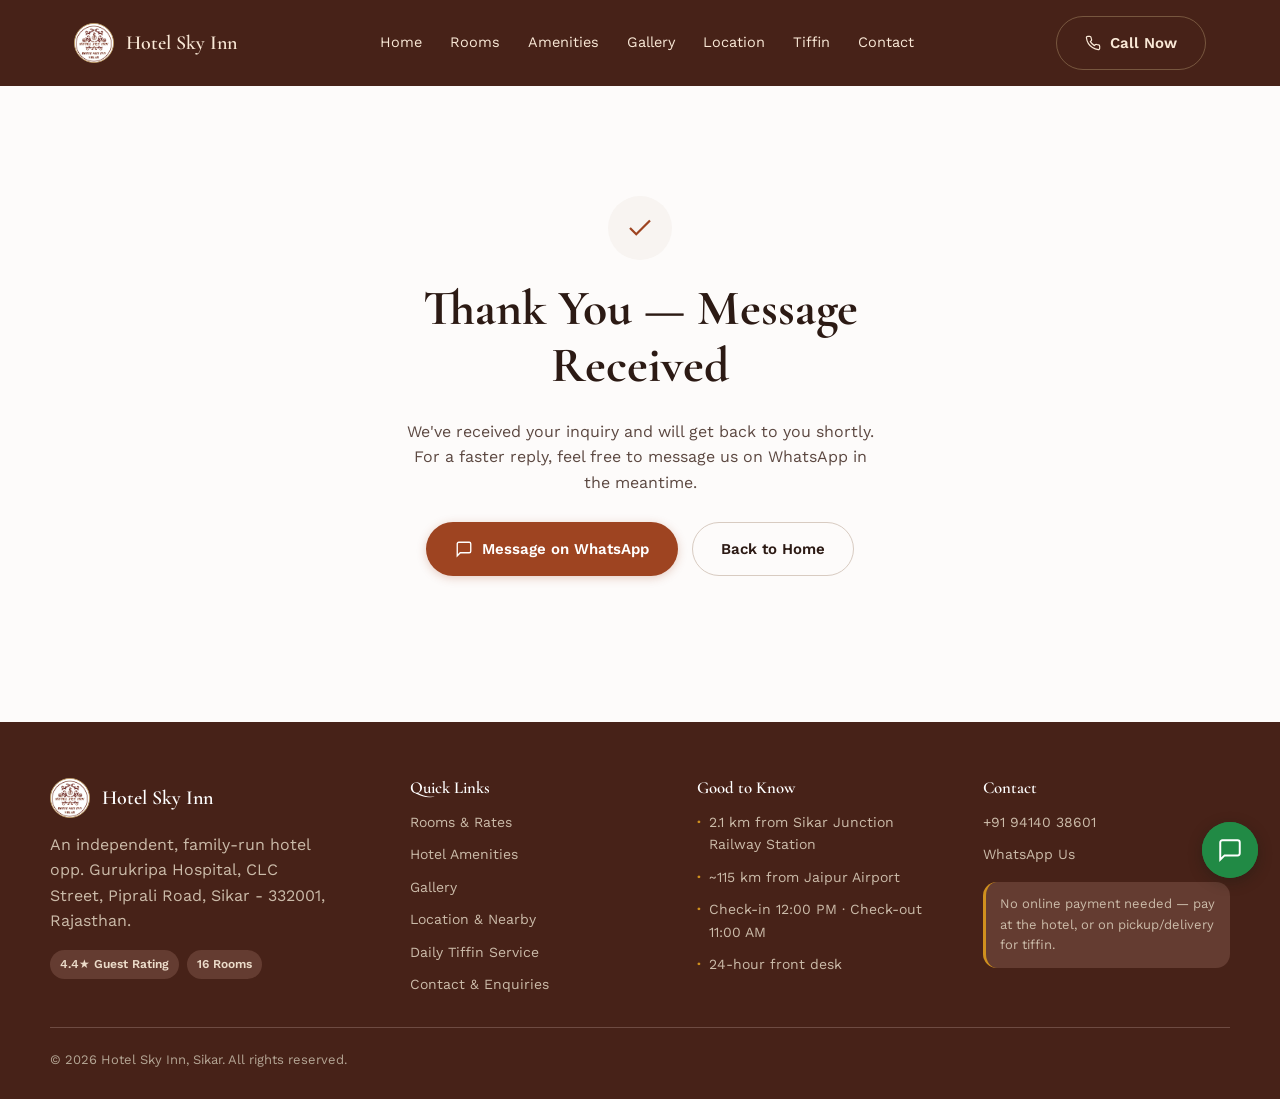
<file: thank-you.html>
<!doctype html>
<html lang="en">
<head>
<meta charset="UTF-8">
<meta name="viewport" content="width=device-width, initial-scale=1.0">
<title>Message Sent — Hotel Sky Inn, Sikar</title>
<meta name="description" content="Thank you for contacting Hotel Sky Inn — we've received your message and will get back to you shortly.">
<meta name="robots" content="noindex">
<link rel="icon" href="assets/favicon.ico" sizes="any">
<link rel="icon" href="assets/favicon-32x32.png" type="image/png" sizes="32x32">
<link rel="icon" href="assets/favicon-16x16.png" type="image/png" sizes="16x16">
<link rel="apple-touch-icon" href="assets/apple-touch-icon.png">
<link rel="manifest" href="assets/site.webmanifest">
<link rel="preconnect" href="https://fonts.googleapis.com">
<link rel="preconnect" href="https://fonts.gstatic.com" crossorigin>
<link href="https://fonts.googleapis.com/css2?family=Cormorant+Garamond:wght@600;700&family=Work+Sans:wght@400;500;600&display=swap" rel="stylesheet">
<link rel="stylesheet" href="css/style.css">
<noscript><style>.reveal,.reveal-stagger>*{opacity:1!important;transform:none!important;animation:none!important;}</style></noscript>
</head>
<body>
<a class="skip-link" href="#main">Skip to content</a>

<header class="site-header">
  <div class="container nav-bar">
    <a class="brand" href="index.html">
      <img class="brand-mark" src="assets/logo.png" alt="" aria-hidden="true">
      <span class="brand-name">Hotel Sky Inn</span>
    </a>
    <button class="nav-toggle" aria-label="Open menu" aria-expanded="false">
      <svg width="26" height="26" viewBox="0 0 24 24" fill="none" stroke="currentColor" stroke-width="1.8"><path d="M3 6h18M3 12h18M3 18h18"/></svg>
    </button>
    <ul class="nav-links">
      <li><a href="index.html">Home</a></li>
      <li><a href="rooms.html">Rooms</a></li>
      <li><a href="amenities.html">Amenities</a></li>
      <li><a href="gallery.html">Gallery</a></li>
      <li><a href="location.html">Location</a></li>
      <li><a href="tiffin.html">Tiffin</a></li>
      <li><a href="contact.html">Contact</a></li>
    </ul>
    <div class="nav-actions">
      <a class="btn btn-outline-light" href="tel:+919414038601">
        <svg width="16" height="16" viewBox="0 0 24 24" fill="none" stroke="currentColor" stroke-width="1.8"><path d="M22 16.92v3a2 2 0 0 1-2.18 2 19.79 19.79 0 0 1-8.63-3.07 19.5 19.5 0 0 1-6-6 19.79 19.79 0 0 1-3.07-8.67A2 2 0 0 1 4.11 2h3a2 2 0 0 1 2 1.72c.127.96.362 1.903.7 2.81a2 2 0 0 1-.45 2.11L8.09 9.91a16 16 0 0 0 6 6l1.27-1.27a2 2 0 0 1 2.11-.45c.907.338 1.85.573 2.81.7A2 2 0 0 1 22 16.92z"/></svg>
        Call Now
      </a>
    </div>
  </div>
</header>

<main id="main">
  <section class="section" style="text-align:center; padding-top:110px; padding-bottom:110px;">
    <div class="container" style="max-width:520px;">
      <div class="card-icon" style="margin:0 auto 20px; width:64px; height:64px;">
        <svg width="30" height="30" viewBox="0 0 24 24" fill="none" stroke="currentColor" stroke-width="1.8"><path d="M20 6 9 17l-5-5"/></svg>
      </div>
      <h1>Thank You — Message Received</h1>
      <p>We've received your inquiry and will get back to you shortly. For a faster reply, feel free to message us on WhatsApp in the meantime.</p>
      <div class="hero-actions" style="justify-content:center; margin-top:26px;">
        <a class="btn btn-primary" href="https://wa.me/919414038601?text=Hi%2C%20I%27d%20like%20to%20enquire%20about%20a%20room%20at%20Hotel%20Sky%20Inn." target="_blank" rel="noopener">
          <svg width="18" height="18" viewBox="0 0 24 24" fill="none" stroke="white" stroke-width="1.8"><path d="M21 15a2 2 0 0 1-2 2H7l-4 4V5a2 2 0 0 1 2-2h14a2 2 0 0 1 2 2z"/></svg>
          Message on WhatsApp
        </a>
        <a class="btn btn-outline" href="index.html">Back to Home</a>
      </div>
    </div>
  </section>
</main>

<footer class="site-footer">
  <div class="footer-grid">
    <div>
      <div class="footer-brand">
        <img class="brand-mark" src="assets/logo.png" alt="" aria-hidden="true">
        <span class="brand-name">Hotel Sky Inn</span>
      </div>
      <p style="color:inherit; max-width:280px;">An independent, family-run hotel opp. Gurukripa Hospital, CLC Street, Piprali Road, Sikar - 332001, Rajasthan.</p>
      <div class="footer-badges">
        <span>4.4&#9733; Guest Rating</span>
        <span>16 Rooms</span>
      </div>
    </div>
    <div>
      <h3>Quick Links</h3>
      <ul>
        <li><a href="rooms.html">Rooms &amp; Rates</a></li>
        <li><a href="amenities.html">Hotel Amenities</a></li>
        <li><a href="gallery.html">Gallery</a></li>
        <li><a href="location.html">Location &amp; Nearby</a></li>
        <li><a href="tiffin.html">Daily Tiffin Service</a></li>
        <li><a href="contact.html">Contact &amp; Enquiries</a></li>
      </ul>
    </div>
    <div>
      <h3>Good to Know</h3>
      <ul class="footer-info-list">
        <li>2.1 km from Sikar Junction Railway Station</li>
        <li>~115 km from Jaipur Airport</li>
        <li>Check-in 12:00 PM &middot; Check-out 11:00 AM</li>
        <li>24-hour front desk</li>
      </ul>
    </div>
    <div>
      <h3>Contact</h3>
      <ul>
        <li><a href="tel:+919414038601">+91 94140 38601</a></li>
        <li><a href="https://wa.me/919414038601" target="_blank" rel="noopener">WhatsApp Us</a></li>
      </ul>
      <p class="footer-trust-note">No online payment needed — pay at the hotel, or on pickup/delivery for tiffin.</p>
    </div>
  </div>
  <div class="footer-bottom">
    <span>© 2026 Hotel Sky Inn, Sikar. All rights reserved.</span>
  </div>
</footer>

<a class="whatsapp-float" href="https://wa.me/919414038601?text=Hi%2C%20I%27d%20like%20to%20enquire%20about%20a%20room%20at%20Hotel%20Sky%20Inn." target="_blank" rel="noopener" aria-label="Message us on WhatsApp">
  <svg width="26" height="26" viewBox="0 0 24 24" fill="none" stroke="white" stroke-width="1.8"><path d="M21 15a2 2 0 0 1-2 2H7l-4 4V5a2 2 0 0 1 2-2h14a2 2 0 0 1 2 2z"/></svg>
</a>

<script src="js/main.js"></script>
</body>
</html>
</file>
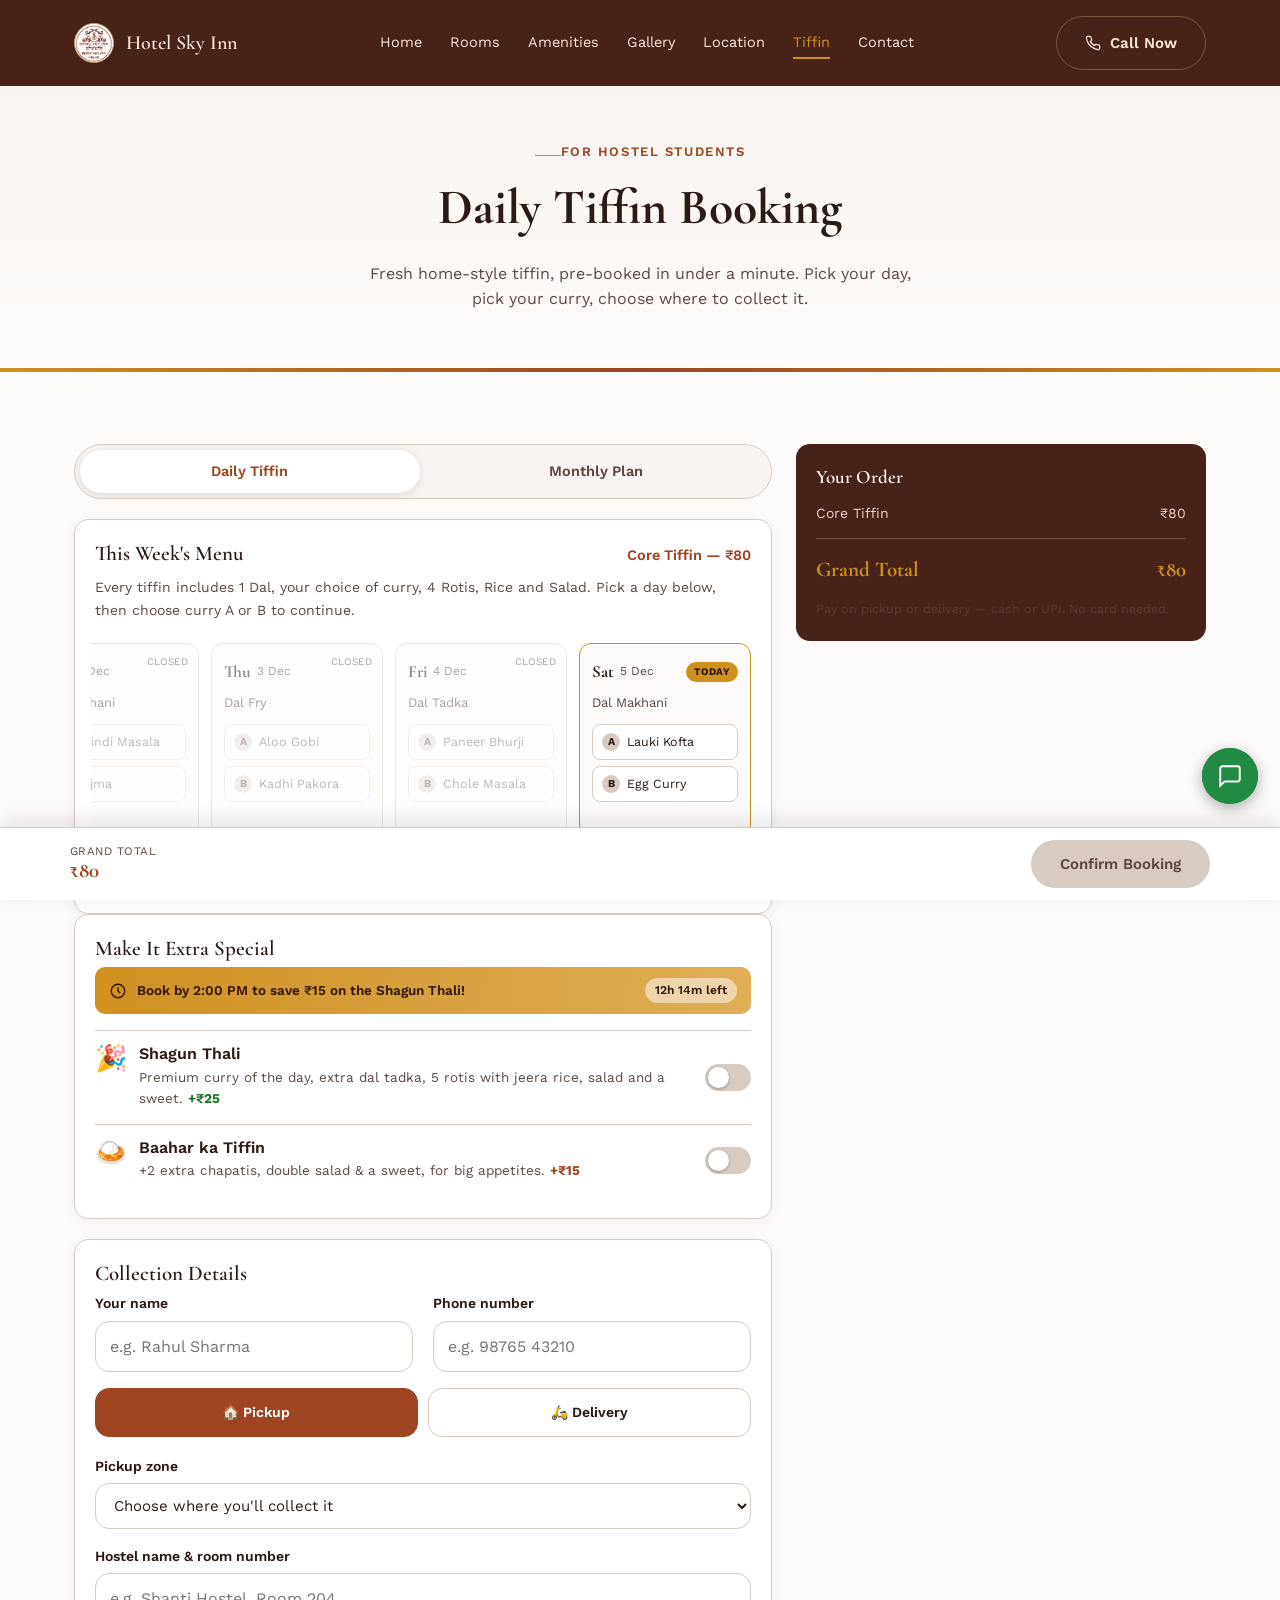
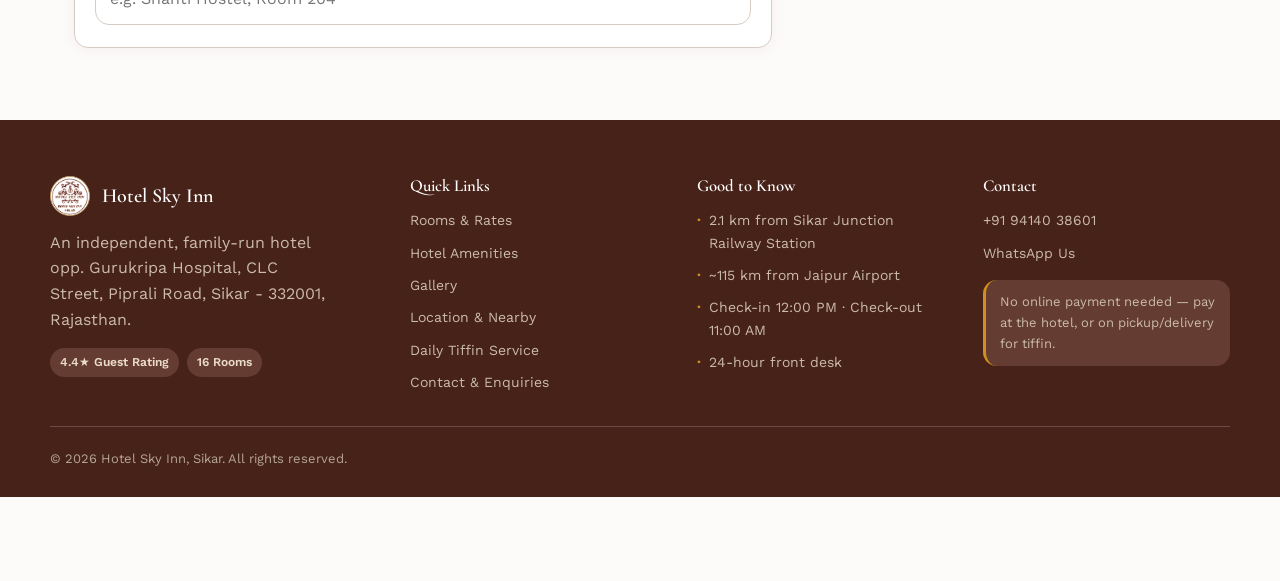
<file: tiffin.html>
<!doctype html>
<html lang="en">
<head>
<meta charset="UTF-8">
<meta name="viewport" content="width=device-width, initial-scale=1.0">
<title>Daily Tiffin Booking for Hostel Students — Hotel Sky Inn, Sikar</title>
<meta name="description" content="Pre-book your daily tiffin from Hotel Sky Inn, Sikar — pick your curry, add the Shagun Plate or Baahar ka Tiffin upgrade, choose a pickup zone near your hostel, and confirm in seconds. Built for JEE/NEET hostel students.">
<link rel="canonical" href="https://hotel-sky-inn.netlify.app/tiffin.html">
<meta property="og:type" content="website">
<meta property="og:title" content="Daily Tiffin Booking — Hotel Sky Inn, Sikar">
<meta property="og:description" content="Pre-book your daily tiffin — pick your curry, add an upgrade, choose a pickup zone, and confirm in seconds.">
<meta property="og:image" content="https://hotel-sky-inn.netlify.app/assets/images/rooms/room-wide-angle-07.jpg">
<meta property="og:locale" content="en_IN">
<meta property="og:site_name" content="Hotel Sky Inn">
<meta name="twitter:card" content="summary_large_image">
<meta name="twitter:title" content="Daily Tiffin Booking — Hotel Sky Inn, Sikar">
<meta name="twitter:description" content="Pre-book your daily tiffin — pick your curry, add an upgrade, choose a pickup zone, and confirm in seconds.">
<meta name="twitter:image" content="https://hotel-sky-inn.netlify.app/assets/images/rooms/room-wide-angle-07.jpg">
<link rel="icon" href="assets/favicon.ico" sizes="any">
<link rel="icon" href="assets/favicon-32x32.png" type="image/png" sizes="32x32">
<link rel="icon" href="assets/favicon-16x16.png" type="image/png" sizes="16x16">
<link rel="apple-touch-icon" href="assets/apple-touch-icon.png">
<link rel="manifest" href="assets/site.webmanifest">
<link rel="preconnect" href="https://fonts.googleapis.com">
<link rel="preconnect" href="https://fonts.gstatic.com" crossorigin>
<link href="https://fonts.googleapis.com/css2?family=Cormorant+Garamond:wght@600;700&family=Work+Sans:wght@400;500;600&display=swap" rel="stylesheet">
<link rel="stylesheet" href="css/style.css">
<noscript><style>.reveal,.reveal-stagger>*{opacity:1!important;transform:none!important;animation:none!important;}</style></noscript>
</head>
<body class="has-sticky-checkout">
<a class="skip-link" href="#main">Skip to content</a>

<!-- Hidden static forms so Netlify's build-time bot registers these form
     schemas (names + fields) and can capture submissions. Never shown or
     filled in by a visitor — js/tiffin.js submits to these via fetch(). -->
<form name="daily-tiffin-order" data-netlify="true" hidden>
  <input type="text" name="date">
  <input type="text" name="selected_curry">
  <input type="text" name="shagun_plate">
  <input type="text" name="baahar_tiffin">
  <input type="text" name="total_price">
  <input type="text" name="delivery_type">
  <input type="text" name="pickup_zone">
  <input type="text" name="delivery_address">
  <input type="text" name="customer_name">
  <input type="text" name="phone">
  <input type="text" name="room_no">
</form>
<form name="monthly-tiffin-plan" data-netlify="true" hidden>
  <input type="text" name="order_type">
  <input type="text" name="start_date">
  <input type="text" name="shagun_upgrade">
  <input type="text" name="monthly_price">
  <input type="text" name="delivery_type">
  <input type="text" name="pickup_zone">
  <input type="text" name="delivery_address">
  <input type="text" name="customer_name">
  <input type="text" name="phone">
  <input type="text" name="room_no">
</form>

<header class="site-header">
  <div class="container nav-bar">
    <a class="brand" href="index.html">
      <img class="brand-mark" src="assets/logo.png" alt="" aria-hidden="true">
      <span class="brand-name">Hotel Sky Inn</span>
    </a>

    <button class="nav-toggle" aria-label="Open menu" aria-expanded="false">
      <svg width="26" height="26" viewBox="0 0 24 24" fill="none" stroke="currentColor" stroke-width="1.8"><path d="M3 6h18M3 12h18M3 18h18"/></svg>
    </button>

    <ul class="nav-links">
      <li><a href="index.html">Home</a></li>
      <li><a href="rooms.html">Rooms</a></li>
      <li><a href="amenities.html">Amenities</a></li>
      <li><a href="gallery.html">Gallery</a></li>
      <li><a href="location.html">Location</a></li>
      <li><a href="tiffin.html" aria-current="page">Tiffin</a></li>
      <li><a href="contact.html">Contact</a></li>
    </ul>

    <div class="nav-actions">
      <a class="btn btn-outline-light" href="tel:+919414038601">
        <svg width="16" height="16" viewBox="0 0 24 24" fill="none" stroke="currentColor" stroke-width="1.8"><path d="M22 16.92v3a2 2 0 0 1-2.18 2 19.79 19.79 0 0 1-8.63-3.07 19.5 19.5 0 0 1-6-6 19.79 19.79 0 0 1-3.07-8.67A2 2 0 0 1 4.11 2h3a2 2 0 0 1 2 1.72c.127.96.362 1.903.7 2.81a2 2 0 0 1-.45 2.11L8.09 9.91a16 16 0 0 0 6 6l1.27-1.27a2 2 0 0 1 2.11-.45c.907.338 1.85.573 2.81.7A2 2 0 0 1 22 16.92z"/></svg>
        Call Now
      </a>
    </div>
  </div>
</header>

<main id="main">

  <section class="page-banner reveal">
    <div class="container">
      <span class="eyebrow">For Hostel Students</span>
      <h1>Daily Tiffin Booking</h1>
      <p>Fresh home-style tiffin, pre-booked in under a minute. Pick your day, pick your curry, choose where to collect it.</p>
    </div>
  </section>

  <section class="section tiffin-section">
    <div class="container tiffin-layout">

      <div class="tiffin-main">

        <div class="tiffin-mode-switch reveal" role="tablist" aria-label="Choose Daily Tiffin or Monthly Plan">
          <button type="button" id="modeBtnDaily" class="tiffin-mode-btn is-active" role="tab" aria-selected="true">Daily Tiffin</button>
          <button type="button" id="modeBtnMonthly" class="tiffin-mode-btn" role="tab" aria-selected="false">Monthly Plan</button>
        </div>

        <p id="kitchenClosedNote" class="tiffin-closed-note" hidden>
          Our tiffin kitchen is closed on Sundays — here's next week's menu so you can pre-book.
        </p>

        <div id="dailyPanel">

          <div class="tiffin-card reveal">
            <div class="tiffin-card-head">
              <h2>This Week's Menu</h2>
              <span class="tiffin-core-price">Core Tiffin — ₹80</span>
            </div>
            <p class="tiffin-core-desc">Every tiffin includes 1 Dal, your choice of curry, 4 Rotis, Rice and Salad. Pick a day below, then choose curry A or B to continue.</p>

            <div class="tiffin-day-strip" id="tiffinDayStrip" aria-label="Weekly tiffin menu, Monday to Saturday">
              <!-- day cards injected by js/tiffin.js -->
            </div>

            <p id="tiffinSummaryLine" class="tiffin-summary-line">Pick a day and a curry above to start your order.</p>
          </div>

          <div class="tiffin-card reveal">
            <h2>Make It Extra Special</h2>

            <div id="earlyBirdBanner" class="early-bird-banner">
              <svg width="18" height="18" viewBox="0 0 24 24" fill="none" stroke="currentColor" stroke-width="1.8" aria-hidden="true"><circle cx="12" cy="12" r="9"/><path d="M12 7v5l3 3"/></svg>
              <span class="early-bird-text">Book by 2:00 PM to save ₹15 on the Shagun Thali!</span>
              <span id="earlyBirdCountdown" class="early-bird-countdown"></span>
            </div>

            <div class="tiffin-upgrade-row">
              <div class="tiffin-upgrade-info">
                <span class="tiffin-upgrade-emoji" aria-hidden="true">🎉</span>
                <div>
                  <h3>Shagun Thali</h3>
                  <p>Premium curry of the day, extra dal tadka, 5 rotis with jeera rice, salad and a sweet. <span id="shagunPriceTag" class="tiffin-upgrade-price">+₹25</span></p>
                </div>
              </div>
              <label class="tiffin-switch">
                <input type="checkbox" id="shagunToggle" aria-label="Add the Shagun Thali upgrade">
                <span class="tiffin-switch-track" aria-hidden="true"></span>
              </label>
            </div>

            <div class="tiffin-upgrade-row">
              <div class="tiffin-upgrade-info">
                <span class="tiffin-upgrade-emoji" aria-hidden="true">🍛</span>
                <div>
                  <h3>Baahar ka Tiffin</h3>
                  <p>+2 extra chapatis, double salad &amp; a sweet, for big appetites. <span class="tiffin-upgrade-price">+₹15</span></p>
                </div>
              </div>
              <label class="tiffin-switch">
                <input type="checkbox" id="baaharToggle" aria-label="Add the Baahar ka Tiffin extra portion">
                <span class="tiffin-switch-track" aria-hidden="true"></span>
              </label>
            </div>
          </div>

        </div>

        <div id="monthlyPanel" hidden>
          <div class="tiffin-card tiffin-monthly-card reveal">
            <div class="tiffin-card-head">
              <h2>Monthly Tiffin Plan</h2>
              <span class="tiffin-monthly-badge">Save ₹300 a month</span>
            </div>
            <p class="tiffin-core-desc">One fixed price for 30 days of tiffin — that's about ₹70/day instead of ₹80, delivered fresh every day of the month (kitchen closed Sundays).</p>

            <div class="tiffin-monthly-price-row">
              <span class="tiffin-monthly-price">₹2100<small>/month</small></span>
              <span class="tiffin-monthly-compare">vs ₹2400 ordering day by day</span>
            </div>

            <div class="tiffin-upgrade-row">
              <div class="tiffin-upgrade-info">
                <span class="tiffin-upgrade-emoji" aria-hidden="true">🎉</span>
                <div>
                  <h3>Upgrade to Shagun Thali — every day</h3>
                  <p>Premium curry, extra dal tadka, 5 rotis with jeera rice, salad and a sweet — every day, at a bulk rate far below paying the daily upgrade 30 times over. <span class="tiffin-upgrade-price">+₹600/month</span></p>
                </div>
              </div>
              <label class="tiffin-switch">
                <input type="checkbox" id="monthlyShagunToggle" aria-label="Upgrade the monthly plan to Shagun Thali every day">
                <span class="tiffin-switch-track" aria-hidden="true"></span>
              </label>
            </div>

            <p class="form-hint" style="margin-top:14px;">Once your plan starts, you can still switch which curry (A/B) you get each day when you stop by — the Shagun upgrade above applies to every tiffin for the whole month.</p>
          </div>
        </div>

        <div class="tiffin-card reveal">
          <h2>Collection Details</h2>

          <div class="form-row">
            <div class="form-field">
              <label for="tiffinName">Your name</label>
              <input type="text" id="tiffinName" placeholder="e.g. Rahul Sharma" autocomplete="name" aria-describedby="tiffinNameHint" required>
              <span id="tiffinNameHint" class="form-hint" hidden>Please tell us your name.</span>
            </div>
            <div class="form-field">
              <label for="tiffinPhone">Phone number</label>
              <input type="tel" id="tiffinPhone" placeholder="e.g. 98765 43210" autocomplete="tel" inputmode="tel" aria-describedby="tiffinPhoneHint" required>
              <span id="tiffinPhoneHint" class="form-hint" hidden>Please add a phone number so we can reach you about your order.</span>
            </div>
          </div>

          <div class="tiffin-delivery-toggle" role="radiogroup" aria-label="Choose pickup or delivery">
            <label class="tiffin-delivery-option">
              <input type="radio" name="deliveryType" id="deliveryTypePickup" checked>
              <span>🏠 Pickup</span>
            </label>
            <label class="tiffin-delivery-option">
              <input type="radio" name="deliveryType" id="deliveryTypeDelivery">
              <span>🛵 Delivery</span>
            </label>
          </div>

          <div class="form-field" id="pickupZoneField">
            <label for="pickupZone">Pickup zone</label>
            <select id="pickupZone" required>
              <option value="" disabled selected>Choose where you'll collect it</option>
              <option value="Hotel Lobby">Hotel Lobby</option>
              <option value="Patel Nagar Kiosk">Patel Nagar Kiosk</option>
              <option value="Vidyut Nagar Kiosk">Vidyut Nagar Kiosk</option>
            </select>
          </div>

          <div class="form-field" id="deliveryAddressField" hidden>
            <label for="deliveryAddress">Delivery address</label>
            <textarea id="deliveryAddress" rows="3" placeholder="Full address with landmark, for our delivery rider"></textarea>
          </div>

          <div class="form-field">
            <label for="roomInfo">Hostel name &amp; room number</label>
            <input type="text" id="roomInfo" placeholder="e.g. Shanti Hostel, Room 204" autocomplete="off" aria-describedby="roomInfoHint" required>
            <span id="roomInfoHint" class="form-hint" hidden>Please tell us your hostel name &amp; room number so we know who to hand it to.</span>
          </div>
        </div>

        <p id="bookingSuccessNote" class="tiffin-success-note" hidden></p>

      </div>

      <aside class="tiffin-summary-card reveal" aria-label="Order summary">
        <h2>Your Order</h2>
        <ul id="priceBreakdown" class="tiffin-breakdown"></ul>
        <div class="tiffin-total-row">
          <span>Grand Total</span>
          <span id="grandTotal">₹80</span>
        </div>
        <p class="tiffin-summary-note">Pay on pickup or delivery — cash or UPI. No card needed.</p>
      </aside>

    </div>
  </section>

</main>

<div class="tiffin-sticky-bar">
  <div class="container tiffin-sticky-inner">
    <div class="tiffin-sticky-total">
      <span class="tiffin-sticky-label">Grand Total</span>
      <span id="grandTotalSticky" class="tiffin-sticky-amount">₹80</span>
    </div>
    <button type="button" id="confirmBookingBtn" class="btn btn-primary" disabled>Confirm Booking</button>
  </div>
</div>

<footer class="site-footer">
  <div class="footer-grid">
    <div>
      <div class="footer-brand">
        <img class="brand-mark" src="assets/logo.png" alt="" aria-hidden="true">
        <span class="brand-name">Hotel Sky Inn</span>
      </div>
      <p style="color:inherit; max-width:280px;">An independent, family-run hotel opp. Gurukripa Hospital, CLC Street, Piprali Road, Sikar - 332001, Rajasthan.</p>
      <div class="footer-badges">
        <span>4.4&#9733; Guest Rating</span>
        <span>16 Rooms</span>
      </div>
    </div>
    <div>
      <h3>Quick Links</h3>
      <ul>
        <li><a href="rooms.html">Rooms &amp; Rates</a></li>
        <li><a href="amenities.html">Hotel Amenities</a></li>
        <li><a href="gallery.html">Gallery</a></li>
        <li><a href="location.html">Location &amp; Nearby</a></li>
        <li><a href="tiffin.html">Daily Tiffin Service</a></li>
        <li><a href="contact.html">Contact &amp; Enquiries</a></li>
      </ul>
    </div>
    <div>
      <h3>Good to Know</h3>
      <ul class="footer-info-list">
        <li>2.1 km from Sikar Junction Railway Station</li>
        <li>~115 km from Jaipur Airport</li>
        <li>Check-in 12:00 PM &middot; Check-out 11:00 AM</li>
        <li>24-hour front desk</li>
      </ul>
    </div>
    <div>
      <h3>Contact</h3>
      <ul>
        <li><a href="tel:+919414038601">+91 94140 38601</a></li>
        <li><a href="https://wa.me/919414038601" target="_blank" rel="noopener">WhatsApp Us</a></li>
      </ul>
      <p class="footer-trust-note">No online payment needed — pay at the hotel, or on pickup/delivery for tiffin.</p>
    </div>
  </div>
  <div class="footer-bottom">
    <span>© 2026 Hotel Sky Inn, Sikar. All rights reserved.</span>
  </div>
</footer>

<a class="whatsapp-float" href="https://wa.me/919414038601?text=Hi%2C%20I%27d%20like%20to%20enquire%20about%20a%20room%20at%20Hotel%20Sky%20Inn." target="_blank" rel="noopener" aria-label="Message us on WhatsApp">
  <svg width="26" height="26" viewBox="0 0 24 24" fill="none" stroke="white" stroke-width="1.8"><path d="M21 15a2 2 0 0 1-2 2H7l-4 4V5a2 2 0 0 1 2-2h14a2 2 0 0 1 2 2z"/></svg>
</a>

<script src="js/main.js"></script>
<script src="js/tiffin.js"></script>
</body>
</html>
</file>
<file: css/style.css>
/* =========================================================
   Hotel Sky Inn — shared stylesheet
   Direction: Warm Heritage Rajasthan
   ========================================================= */

:root {
  --color-bg: oklch(99% 0.003 60);
  --color-bg-alt: oklch(97% 0.006 60);
  --color-surface: oklch(100% 0 0);
  --color-nav: oklch(30% 0.06 35);
  --color-nav-text: oklch(94% 0.03 70);
  --color-accent: oklch(50% 0.13 40);
  --color-accent-dark: oklch(38% 0.12 38);
  --color-gold: oklch(70% 0.14 75);
  --color-gold-dark: oklch(55% 0.13 70);
  --color-text: oklch(24% 0.03 40);
  --color-text-muted: oklch(42% 0.03 40);
  --color-border: oklch(85% 0.02 60);

  --font-heading: 'Cormorant Garamond', Georgia, 'Times New Roman', serif;
  --font-body: 'Work Sans', system-ui, -apple-system, 'Segoe UI', sans-serif;

  --max-width: 1180px;
  --radius: 14px;
}

* { box-sizing: border-box; }

html { scroll-behavior: smooth; }

@media (prefers-reduced-motion: reduce) {
  html { scroll-behavior: auto; }
  *, *::before, *::after {
    animation-duration: 0.01ms !important;
    animation-iteration-count: 1 !important;
    transition-duration: 0.01ms !important;
    scroll-behavior: auto !important;
  }
}

body {
  margin: 0;
  font-family: var(--font-body);
  color: var(--color-text);
  background: var(--color-bg);
  line-height: 1.6;
}

img { max-width: 100%; display: block; }

/* ---------- Scroll-reveal ---------- */
.reveal {
  opacity: 0;
  transform: translateY(28px);
  transition: opacity .7s cubic-bezier(.2,.7,.2,1), transform .7s cubic-bezier(.2,.7,.2,1);
  will-change: opacity, transform;
}
.reveal.is-visible { opacity: 1; transform: translateY(0); }

.reveal-stagger.is-visible > * {
  animation: reveal-fade-up .7s cubic-bezier(.2,.7,.2,1) both;
}
.reveal-stagger.is-visible > *:nth-child(1) { animation-delay: .04s; }
.reveal-stagger.is-visible > *:nth-child(2) { animation-delay: .12s; }
.reveal-stagger.is-visible > *:nth-child(3) { animation-delay: .2s; }
.reveal-stagger.is-visible > *:nth-child(4) { animation-delay: .28s; }
.reveal-stagger.is-visible > *:nth-child(5) { animation-delay: .36s; }
.reveal-stagger.is-visible > *:nth-child(6) { animation-delay: .44s; }
.reveal-stagger:not(.is-visible) > * { opacity: 0; }

@keyframes reveal-fade-up {
  from { opacity: 0; transform: translateY(24px); }
  to { opacity: 1; transform: translateY(0); }
}

@keyframes gentle-float {
  0%, 100% { transform: translateY(0); }
  50% { transform: translateY(-10px); }
}

@keyframes shimmer {
  0% { background-position: -200% 0; }
  100% { background-position: 200% 0; }
}

h1, h2, h3 {
  font-family: var(--font-heading);
  font-weight: 600;
  line-height: 1.15;
  margin: 0 0 0.5em;
  text-wrap: pretty;
}

h1 { font-size: clamp(2.1rem, 4.2vw, 3.1rem); font-weight: 700; }
h2 { font-size: clamp(1.6rem, 3vw, 2.2rem); }
h3 { font-size: 1.25rem; }

p { margin: 0 0 1em; color: var(--color-text-muted); }

a { color: var(--color-accent); }
a:hover { color: var(--color-accent-dark); }

.skip-link {
  position: absolute;
  left: -999px;
  top: 0;
  background: var(--color-nav);
  color: var(--color-nav-text);
  padding: 12px 20px;
  z-index: 100;
}
.skip-link:focus { left: 0; }

.container {
  max-width: var(--max-width);
  margin: 0 auto;
  padding: 0 24px;
}

/* ---------- Buttons ---------- */
.btn {
  display: inline-flex;
  align-items: center;
  gap: 9px;
  padding: 14px 28px;
  border-radius: 999px;
  font-size: 15px;
  font-weight: 600;
  font-family: var(--font-body);
  text-decoration: none;
  border: 1.5px solid transparent;
  cursor: pointer;
  transition: opacity .2s ease, transform .25s cubic-bezier(.2,.8,.3,1.3), box-shadow .25s ease, background-color .2s ease;
  min-height: 44px;
  position: relative;
  overflow: hidden;
}
.btn:hover { opacity: .96; transform: translateY(-2px); }
.btn:active { transform: translateY(0); }
.btn svg { flex-shrink: 0; transition: transform .25s ease; }
.btn:hover svg { transform: translateX(2px); }

.btn-primary { background: var(--color-accent); color: #fff; box-shadow: 0 2px 10px oklch(50% 0.13 40 / 0.25); }
.btn-primary:hover { color: #fff; opacity: 1; background: var(--color-accent-dark); box-shadow: 0 8px 22px oklch(50% 0.13 40 / 0.38); }

.btn-gold { background: var(--color-gold); color: oklch(22% 0.04 40); }
.btn-gold:hover { color: oklch(22% 0.04 40); opacity: 1; background: var(--color-gold-dark); box-shadow: 0 8px 20px oklch(70% 0.14 75 / 0.4); }

.btn-outline {
  background: transparent;
  color: var(--color-text);
  border-color: var(--color-border);
}
.btn-outline:hover { color: var(--color-text); border-color: var(--color-accent); background: oklch(50% 0.13 40 / 0.06); }

.btn-outline-light {
  background: transparent;
  color: var(--color-nav-text);
  border-color: oklch(60% 0.06 70 / 0.6);
}
.btn-outline-light:hover { color: #fff; border-color: var(--color-gold); background: oklch(100% 0 0 / 0.06); }

/* ---------- Header / Nav ---------- */
.site-header {
  background: var(--color-nav);
  color: var(--color-nav-text);
  position: sticky;
  top: 0;
  z-index: 50;
  transition: box-shadow .3s ease, background-color .3s ease;
}
.site-header.is-scrolled {
  box-shadow: 0 6px 24px oklch(15% 0.02 40 / 0.28);
  background: color-mix(in oklch, var(--color-nav) 96%, black 4%);
}

.nav-bar {
  display: flex;
  align-items: center;
  justify-content: space-between;
  padding: 16px 24px;
  gap: 20px;
}

.brand {
  display: flex;
  align-items: center;
  gap: 12px;
  color: inherit;
  text-decoration: none;
}

.brand-mark {
  width: 40px;
  height: 40px;
  border-radius: 50%;
  border: 1.5px solid oklch(70% 0.08 75);
  object-fit: cover;
  display: block;
  flex-shrink: 0;
  background: #fff;
  transition: transform .5s cubic-bezier(.2,.8,.2,1), border-color .3s ease;
}
.brand:hover .brand-mark { transform: rotate(180deg); border-color: var(--color-gold); }

.brand-name {
  font-family: var(--font-heading);
  font-weight: 600;
  font-size: 1.25rem;
  color: inherit;
}

.nav-links {
  display: flex;
  gap: 28px;
  list-style: none;
  margin: 0;
  padding: 0;
  font-size: 14.5px;
}

.nav-links a {
  position: relative;
  color: var(--color-nav-text);
  text-decoration: none;
  padding: 6px 0;
  border-bottom: 2px solid transparent;
  transition: color .2s ease;
}
.nav-links a::after {
  content: "";
  position: absolute;
  left: 0; right: 100%;
  bottom: -2px;
  height: 2px;
  background: var(--color-gold);
  transition: right .3s cubic-bezier(.2,.8,.2,1);
}
.nav-links a:hover,
.nav-links a[aria-current="page"] {
  color: var(--color-gold);
}
.nav-links a:hover::after,
.nav-links a[aria-current="page"]::after { right: 0; }

.nav-actions { display: flex; align-items: center; gap: 10px; }

.nav-toggle {
  display: none;
  background: none;
  border: none;
  color: var(--color-nav-text);
  cursor: pointer;
  padding: 8px;
}

@media (max-width: 860px) {
  .nav-links {
    position: absolute;
    top: 100%;
    left: 0;
    right: 0;
    background: var(--color-nav);
    flex-direction: column;
    gap: 0;
    padding: 8px 24px 16px;
    display: none;
    box-shadow: 0 12px 24px oklch(15% 0.02 40 / 0.3);
  }
  .nav-links.is-open {
    display: flex;
    animation: nav-drop .3s cubic-bezier(.2,.8,.2,1) both;
  }
  @keyframes nav-drop {
    from { opacity: 0; transform: translateY(-10px); }
    to { opacity: 1; transform: translateY(0); }
  }
  .nav-links a { display: block; padding: 12px 0; border-bottom: 1px solid oklch(40% 0.05 35); }
  .nav-links a::after { display: none; }
  .nav-toggle { display: block; }
  .nav-actions .btn-outline-light { display: none; }
}

/* ---------- Hero ---------- */
.hero {
  position: relative;
  overflow: hidden;
  background:
    radial-gradient(circle at 88% 12%, oklch(70% 0.14 75 / 0.08), transparent 45%),
    var(--color-bg);
  border-bottom: 4px solid;
  border-image: linear-gradient(90deg, var(--color-gold), var(--color-accent), var(--color-gold)) 1;
}

.hero-grid {
  display: grid;
  grid-template-columns: 1.1fr 1fr;
  gap: 48px;
  align-items: center;
  padding: 64px 24px;
}

@media (max-width: 900px) {
  .hero-grid { grid-template-columns: 1fr; padding: 40px 24px; }
}

.eyebrow {
  display: inline-flex;
  align-items: center;
  gap: 10px;
  font-size: 13px;
  letter-spacing: .12em;
  text-transform: uppercase;
  color: var(--color-accent);
  font-weight: 600;
  margin-bottom: 16px;
}
.eyebrow::before {
  content: "";
  display: inline-block;
  width: 26px;
  height: 1.5px;
  background: var(--color-gold);
}
.page-banner .eyebrow,
.cta-banner .eyebrow,
.trust-banner .eyebrow { justify-content: center; }

.hero-actions {
  display: flex;
  gap: 14px;
  flex-wrap: wrap;
  margin: 28px 0 36px;
}

.trust-note {
  display: flex;
  align-items: center;
  gap: 8px;
  margin: 16px 0 22px;
  font-size: 13.5px;
  color: var(--color-text-muted);
}
.trust-note svg { color: var(--color-accent); flex-shrink: 0; }

.stat-row {
  display: flex;
  gap: 36px;
  flex-wrap: wrap;
  padding-top: 24px;
  border-top: 1px solid var(--color-border);
}

.stat-value {
  display: flex;
  align-items: center;
  gap: 5px;
  font-family: var(--font-heading);
  font-weight: 700;
  font-size: 1.4rem;
}

.stat-label { font-size: 12.5px; color: var(--color-text-muted); }

.img-frame {
  border-radius: var(--radius);
  overflow: hidden;
  border: 1px solid var(--color-border);
  aspect-ratio: 4 / 3;
  position: relative;
  box-shadow: 0 1px 3px oklch(30% 0.03 40 / 0.06);
  transition: box-shadow .35s ease;
}
.img-frame img {
  width: 100%;
  height: 100%;
  object-fit: cover;
  transition: transform .6s cubic-bezier(.2,.7,.2,1);
}
.img-frame:hover { box-shadow: 0 18px 40px oklch(30% 0.05 40 / 0.22); }
.img-frame:hover img { transform: scale(1.06); }

/* Arch-topped frame — echoes the Rajasthan arch motifs seen in the hotel's own interiors */
.img-frame-arch {
  border-radius: 120px 120px var(--radius) var(--radius);
}

.img-frame-hero {
  aspect-ratio: 5 / 4;
  animation: gentle-float 7s ease-in-out infinite;
}
@media (prefers-reduced-motion: reduce) { .img-frame-hero { animation: none; } }

/* ---------- Sections ---------- */
.section { padding: 72px 24px; }
.section-alt { background: var(--color-surface); }
.section-header { max-width: 640px; margin: 0 auto 44px; text-align: center; }
.section-header p { margin: 0; }

.grid-4 {
  display: grid;
  grid-template-columns: repeat(4, minmax(0, 1fr));
  gap: 28px;
}
@media (max-width: 960px) { .grid-4 { grid-template-columns: repeat(2, minmax(0,1fr)); } }
@media (max-width: 560px) { .grid-4 { grid-template-columns: 1fr; } }

.grid-3 {
  display: grid;
  grid-template-columns: repeat(3, minmax(0, 1fr));
  gap: 28px;
}
@media (max-width: 860px) { .grid-3 { grid-template-columns: 1fr; } }

.grid-auto {
  display: grid;
  grid-template-columns: repeat(auto-fit, minmax(220px, 1fr));
  gap: 24px;
}

.amenity-category { margin-bottom: 56px; }
.amenity-category:last-child { margin-bottom: 0; }
.amenity-category h2 {
  font-size: 1.4rem;
  margin-bottom: 24px;
  padding-bottom: 12px;
  border-bottom: 1px solid var(--color-border);
}

.card {
  background: var(--color-surface);
  border: 1px solid var(--color-border);
  border-radius: var(--radius);
  padding: 28px 24px;
  box-shadow: 0 2px 10px oklch(30% 0.05 40 / 0.05);
  transition: transform .35s cubic-bezier(.2,.8,.2,1), box-shadow .35s ease, border-color .35s ease;
}
.card:hover {
  transform: translateY(-6px);
  box-shadow: 0 20px 40px oklch(30% 0.05 40 / 0.14);
  border-color: oklch(70% 0.1 70 / 0.5);
}

.card-icon {
  width: 46px;
  height: 46px;
  border-radius: 50%;
  background: var(--color-bg-alt);
  color: var(--color-accent);
  display: flex;
  align-items: center;
  justify-content: center;
  margin-bottom: 16px;
  transition: transform .4s cubic-bezier(.2,.8,.2,1), background-color .3s ease, color .3s ease;
}
.card:hover .card-icon {
  transform: scale(1.12) rotate(-8deg);
  background: var(--color-accent);
  color: #fff;
}

.card h3 { margin-bottom: 10px; }
.card p { margin: 0; font-size: 14.5px; }

/* location highlight */
.locate-split {
  display: grid;
  grid-template-columns: 1fr 1fr;
  gap: 48px;
  align-items: center;
}
@media (max-width: 900px) { .locate-split { grid-template-columns: 1fr; } }

.locate-list { list-style: none; margin: 0; padding: 0; display: flex; flex-direction: column; gap: 18px; }
.locate-list li { display: flex; gap: 14px; align-items: flex-start; }
.locate-list .card-icon { flex-shrink: 0; margin-bottom: 0; width: 38px; height: 38px; }
.locate-list strong { display: block; margin-bottom: 2px; }
.locate-list span { font-size: 14px; color: var(--color-text-muted); }

/* attractions */
.attraction-card { display: flex; flex-direction: column; gap: 6px; }
.attraction-dist {
  display: inline-flex;
  align-self: flex-start;
  font-size: 12px;
  font-weight: 600;
  color: var(--color-accent-dark);
  background: var(--color-bg-alt);
  padding: 4px 10px;
  border-radius: 20px;
  margin-bottom: 6px;
}

/* map + getting-here (Location page) */
.map-frame {
  border-radius: var(--radius);
  overflow: hidden;
  border: 1px solid var(--color-border);
  aspect-ratio: 4 / 3;
}
.map-frame iframe { width: 100%; height: 100%; border: 0; display: block; }

.distance-list { list-style: none; margin: 0; padding: 0; display: flex; flex-direction: column; gap: 16px; }
.distance-list li {
  display: flex;
  align-items: center;
  justify-content: space-between;
  gap: 12px;
  padding: 14px 16px;
  background: var(--color-surface);
  border: 1px solid var(--color-border);
  border-radius: var(--radius);
}
.distance-list strong { font-weight: 600; }
.distance-list span {
  font-size: 13px;
  font-weight: 600;
  color: var(--color-accent-dark);
  background: var(--color-bg-alt);
  padding: 4px 10px;
  border-radius: 20px;
  white-space: nowrap;
}

/* contact page */
.contact-grid {
  display: grid;
  grid-template-columns: 1.1fr 0.9fr;
  gap: 48px;
  align-items: start;
}
@media (max-width: 900px) { .contact-grid { grid-template-columns: 1fr; } }
/* The actual grid items are the two bare wrapper <div>s in contact.html, not .contact-form/.contact-info-panel
   (those are nested one level deeper) — min-width:0 has to go on the wrappers themselves, or their default
   min-width:auto still lets the nested form/panel's intrinsic size push the single-column track wider than
   the viewport on mobile. */
.contact-grid > div { min-width: 0; }

.contact-form {
  display: flex;
  flex-direction: column;
  gap: 20px;
  background: var(--color-surface);
  border: 1px solid var(--color-border);
  border-radius: var(--radius);
  padding: 32px;
  min-width: 0; /* grid items default to min-width:auto, which lets a wide child (e.g. the submit button) force the single-column grid track — and the page — wider than the viewport on mobile */
}
.form-row { display: grid; grid-template-columns: 1fr 1fr; gap: 20px; }
@media (max-width: 560px) { .form-row { grid-template-columns: 1fr; } }
.form-field { display: flex; flex-direction: column; gap: 6px; }
.form-field label { font-size: 13.5px; font-weight: 600; }
.form-field input,
.form-field textarea {
  font: inherit;
  font-size: 15px;
  padding: 11px 14px;
  border: 1px solid var(--color-border);
  border-radius: 8px;
  background: #fff;
  color: var(--color-text);
}
.form-field input:focus,
.form-field textarea:focus { outline: 2px solid var(--color-accent); outline-offset: 1px; }
.form-field textarea { resize: vertical; min-height: 120px; }
.form-note { font-size: 12.5px; color: var(--color-text-muted); margin: 0; }
.honeypot-field { position: absolute; left: -9999px; top: -9999px; }

.contact-info-list { list-style: none; margin: 0 0 28px; padding: 0; display: flex; flex-direction: column; gap: 18px; }
.contact-info-list li { display: flex; gap: 14px; align-items: flex-start; }
.contact-info-list .card-icon { flex-shrink: 0; margin-bottom: 0; width: 38px; height: 38px; }
.contact-info-list strong { display: block; margin-bottom: 2px; }
.contact-info-list span, .contact-info-list a { font-size: 14px; color: var(--color-text-muted); }
.contact-info-list a { color: var(--color-accent-dark); }

/* trust / rating banner */
.trust-banner {
  background: var(--color-nav);
  color: var(--color-nav-text);
  text-align: center;
  padding: 56px 24px;
}
.trust-banner .stars { color: var(--color-gold); font-size: 1.8rem; letter-spacing: 4px; margin-bottom: 10px; }
.trust-banner .stars span { display: inline-block; animation: star-pop .5s cubic-bezier(.3,1.6,.5,1) both; }
.trust-banner .stars span:nth-child(1) { animation-delay: .05s; }
.trust-banner .stars span:nth-child(2) { animation-delay: .15s; }
.trust-banner .stars span:nth-child(3) { animation-delay: .25s; }
.trust-banner .stars span:nth-child(4) { animation-delay: .35s; }
.trust-banner .stars span:nth-child(5) { animation-delay: .45s; }
@keyframes star-pop {
  from { opacity: 0; transform: scale(.2) rotate(-30deg); }
  to { opacity: 1; transform: scale(1) rotate(0); }
}
@media (prefers-reduced-motion: reduce) { .trust-banner .stars span { animation: none; } }
.trust-banner h2 { color: #fff; }
.trust-banner p { color: oklch(85% 0.03 70); max-width: 520px; margin: 0 auto; }

/* CTA banner */
.cta-banner {
  background: linear-gradient(120deg, var(--color-accent), var(--color-accent-dark), var(--color-accent));
  background-size: 200% 200%;
  animation: cta-drift 10s ease infinite;
  color: #fff;
  text-align: center;
  padding: 64px 24px;
}
@keyframes cta-drift {
  0%, 100% { background-position: 0% 50%; }
  50% { background-position: 100% 50%; }
}
@media (prefers-reduced-motion: reduce) { .cta-banner { animation: none; } }
.cta-banner h2 { color: #fff; }
.cta-banner p { color: oklch(94% 0.03 60); }
.cta-banner .hero-actions { justify-content: center; margin-bottom: 0; }
.cta-banner .btn-primary { background: #fff; color: var(--color-accent); }
.cta-banner .btn-outline-light { border-color: oklch(90% 0.02 60 / 0.6); }

/* ---------- Placeholder image util ---------- */
.ph-img { background: #f1e7d8; }

/* ---------- Footer ---------- */
.site-footer {
  background: var(--color-nav);
  color: oklch(80% 0.03 70);
  padding: 56px 24px 28px;
}

.footer-grid {
  display: grid;
  grid-template-columns: 1.3fr 1fr 1fr 1fr;
  gap: 40px;
  max-width: var(--max-width);
  margin: 0 auto;
  padding-bottom: 32px;
  border-bottom: 1px solid oklch(45% 0.05 35);
}
@media (max-width: 900px) { .footer-grid { grid-template-columns: 1fr 1fr; } }
@media (max-width: 560px) { .footer-grid { grid-template-columns: 1fr; } }

.footer-grid h3 { color: #fff; font-size: 1.05rem; margin-bottom: 14px; }
.footer-grid ul { list-style: none; margin: 0; padding: 0; display: flex; flex-direction: column; gap: 10px; font-size: 14px; }
.footer-grid a { color: oklch(80% 0.03 70); text-decoration: none; }
.footer-grid a:hover { color: var(--color-gold); }
.footer-brand { display: flex; align-items: center; gap: 12px; margin-bottom: 14px; }
.footer-brand .brand-name { color: #fff; }

.footer-badges { display: flex; flex-wrap: wrap; gap: 8px; margin-top: 14px; }
.footer-badges span {
  font-size: 12px;
  font-weight: 600;
  padding: 5px 10px;
  border-radius: 999px;
  background: oklch(40% 0.06 35);
  color: oklch(90% 0.03 70);
}

.footer-info-list { font-size: 14px; color: oklch(80% 0.03 70); }
.footer-info-list li { display: flex; gap: 8px; align-items: flex-start; }
.footer-info-list li::before { content: "·"; color: var(--color-gold); font-weight: 700; }

.footer-trust-note {
  margin: 16px 0 0;
  font-size: 13px;
  color: oklch(80% 0.03 70);
  padding: 12px 14px;
  background: oklch(40% 0.06 35);
  border-radius: var(--radius);
  border-left: 3px solid var(--color-gold);
}

.footer-bottom {
  max-width: var(--max-width);
  margin: 0 auto;
  padding-top: 22px;
  font-size: 13px;
  display: flex;
  justify-content: space-between;
  flex-wrap: wrap;
  gap: 10px;
  color: oklch(73% 0.03 70);
}

/* ---------- Page banner (interior pages) ---------- */
.page-banner {
  background: linear-gradient(180deg, var(--color-bg-alt), var(--color-bg));
  border-bottom: 4px solid;
  border-image: linear-gradient(90deg, var(--color-gold), var(--color-accent), var(--color-gold)) 1;
  padding: 56px 24px;
  text-align: center;
}
.page-banner .eyebrow { display: block; }
.page-banner p { max-width: 560px; margin: 0 auto; }

/* ---------- Room cards ---------- */
.room-list {
  display: flex;
  flex-direction: column;
  gap: 48px;
}

.room-card {
  display: grid;
  grid-template-columns: 1fr 1.2fr;
  gap: 40px;
  align-items: center;
  background: var(--color-surface);
  border: 1px solid var(--color-border);
  border-radius: var(--radius);
  padding: 32px;
  box-shadow: 0 2px 14px oklch(30% 0.05 40 / 0.06);
  transition: box-shadow .4s ease, transform .4s cubic-bezier(.2,.8,.2,1);
}
.room-card:hover {
  box-shadow: 0 24px 50px oklch(30% 0.05 40 / 0.14);
  transform: translateY(-4px);
}
.room-card:nth-child(even) { direction: rtl; }
.room-card:nth-child(even) > * { direction: ltr; }
@media (max-width: 860px) {
  .room-card { grid-template-columns: 1fr; padding: 24px; }
}

.room-card .img-frame { aspect-ratio: 4/3; }

.spec-list {
  list-style: none;
  margin: 0 0 18px;
  padding: 0;
  display: flex;
  flex-wrap: wrap;
  gap: 10px 20px;
  font-size: 14px;
  color: var(--color-text-muted);
}
.spec-list li { display: flex; align-items: center; gap: 6px; }
.spec-list svg { color: var(--color-accent); flex-shrink: 0; }

.amenity-chips {
  list-style: none;
  margin: 0 0 24px;
  padding: 0;
  display: flex;
  flex-wrap: wrap;
  gap: 8px;
}
.amenity-chips li {
  font-size: 13px;
  background: var(--color-bg-alt);
  color: var(--color-text);
  padding: 5px 12px;
  border-radius: 20px;
}

.rate-block {
  display: flex;
  align-items: baseline;
  gap: 10px;
  flex-wrap: wrap;
  margin-bottom: 20px;
  padding-top: 18px;
  border-top: 1px solid var(--color-border);
}
.rate-amount {
  font-family: var(--font-heading);
  font-weight: 700;
  font-size: 1.5rem;
  color: var(--color-accent-dark);
}
.rate-note { font-size: 12.5px; color: var(--color-text-muted); }

.room-count-note {
  text-align: center;
  font-size: 14px;
  color: var(--color-text-muted);
  margin-top: -8px;
}

.room-tagline {
  color: var(--color-text-muted);
  font-size: 14.5px;
  margin: -4px 0 16px;
}

/* ---------- Gallery ---------- */
.gallery-honesty-note {
  display: flex;
  gap: 16px;
  align-items: flex-start;
  background: var(--color-bg-alt);
  border: 1px solid var(--color-border);
  border-radius: var(--radius);
  padding: 20px 22px;
}
.gallery-honesty-note svg { color: var(--color-accent); flex-shrink: 0; margin-top: 3px; }
.gallery-honesty-note strong { display: block; margin-bottom: 4px; color: var(--color-text); }
.gallery-honesty-note p { margin: 0; font-size: 14.5px; color: var(--color-text-muted); }
.gallery-honesty-note a { color: var(--color-accent); font-weight: 600; }


.gallery-grid {
  display: grid;
  grid-template-columns: repeat(auto-fill, minmax(240px, 1fr));
  gap: 18px;
}

.gallery-item {
  aspect-ratio: 4 / 3;
  border-radius: var(--radius);
  overflow: hidden;
  border: 1px solid var(--color-border);
  background: none;
  padding: 0;
  cursor: pointer;
  display: block;
  width: 100%;
  position: relative;
}
.gallery-item img { width: 100%; height: 100%; object-fit: cover; transition: transform .2s ease; }
.gallery-item:hover img { transform: scale(1.04); }
.gallery-item:focus-visible { outline: 2px solid var(--color-accent); outline-offset: 2px; }

.gallery-caption {
  position: absolute;
  left: 0; right: 0; bottom: 0;
  background: linear-gradient(0deg, oklch(20% 0.03 40 / 0.82), transparent);
  color: #fff;
  font-size: 12.5px;
  padding: 24px 12px 10px;
  text-align: left;
  transform: translateY(6px);
  opacity: .88;
  transition: transform .35s ease, opacity .35s ease;
}
.gallery-item:hover .gallery-caption { transform: translateY(0); opacity: 1; }
.gallery-item::after {
  content: "";
  position: absolute;
  inset: 0;
  border: 2px solid var(--color-gold);
  opacity: 0;
  transition: opacity .3s ease;
  pointer-events: none;
}
.gallery-item:hover::after { opacity: 1; }

.lightbox {
  position: fixed;
  inset: 0;
  background: oklch(15% 0.02 40 / 0.92);
  display: none;
  align-items: center;
  justify-content: center;
  z-index: 200;
  padding: 24px;
}
.lightbox.is-open { display: flex; }
.lightbox-figure { max-width: 900px; width: 100%; text-align: center; }
.lightbox-figure img { max-width: 100%; max-height: 70vh; border-radius: var(--radius); background: #f1e7d8; }
.lightbox-caption { color: oklch(90% 0.02 60); margin-top: 14px; font-size: 14px; }

.lightbox-close, .lightbox-prev, .lightbox-next {
  position: absolute;
  background: oklch(25% 0.03 40 / 0.7);
  color: #fff;
  border: none;
  border-radius: 50%;
  width: 44px;
  height: 44px;
  display: flex;
  align-items: center;
  justify-content: center;
  cursor: pointer;
}
.lightbox-close { top: 20px; right: 20px; }
.lightbox-prev { left: 20px; top: 50%; transform: translateY(-50%); }
.lightbox-next { right: 20px; top: 50%; transform: translateY(-50%); }
.lightbox-close:hover, .lightbox-prev:hover, .lightbox-next:hover { background: var(--color-accent); }

/* ---------- Logo popup (click the header/footer mark to enlarge) ---------- */
.logo-popup {
  position: fixed;
  inset: 0;
  background: oklch(15% 0.02 40 / 0.85);
  display: none;
  align-items: center;
  justify-content: center;
  z-index: 200;
  padding: 24px;
}
.logo-popup.is-open { display: flex; }
.logo-popup-card {
  position: relative;
  background: var(--color-surface);
  border-radius: 20px;
  padding: 36px;
  box-shadow: 0 24px 60px oklch(15% 0.02 40 / 0.35);
  max-width: min(360px, 86vw);
}
.logo-popup-card img { display: block; width: 100%; height: auto; }
.logo-popup-close {
  position: absolute;
  top: -16px;
  right: -16px;
  background: var(--color-accent);
  color: #fff;
  border: 3px solid var(--color-surface);
  border-radius: 50%;
  width: 38px;
  height: 38px;
  display: flex;
  align-items: center;
  justify-content: center;
  cursor: pointer;
}
.logo-popup-close:hover { background: var(--color-accent-dark); }

/* ---------- WhatsApp floating button ---------- */
.whatsapp-float {
  position: fixed;
  bottom: 22px;
  right: 22px;
  z-index: 60;
  background: oklch(56% 0.14 150);
  color: #fff;
  width: 56px;
  height: 56px;
  border-radius: 50%;
  display: flex;
  align-items: center;
  justify-content: center;
  box-shadow: 0 4px 14px oklch(20% 0.02 150 / 0.35);
  text-decoration: none;
  transition: transform .25s cubic-bezier(.3,1.4,.5,1), box-shadow .25s ease;
}
.whatsapp-float::before {
  content: "";
  position: absolute;
  inset: 0;
  border-radius: 50%;
  background: oklch(56% 0.14 150);
  animation: whatsapp-ping 2.4s cubic-bezier(0,0,.2,1) infinite;
  z-index: -1;
}
.whatsapp-float:hover {
  color: #fff;
  opacity: 1;
  transform: scale(1.08) translateY(-2px);
  box-shadow: 0 10px 26px oklch(20% 0.02 150 / 0.45);
}
@keyframes whatsapp-ping {
  0% { transform: scale(1); opacity: .55; }
  75%, 100% { transform: scale(1.9); opacity: 0; }
}
@media (prefers-reduced-motion: reduce) { .whatsapp-float::before { animation: none; } }

/* ---------- Contact page ---------- */
.contact-grid {
  display: grid;
  grid-template-columns: 1.2fr 1fr;
  gap: 44px;
  align-items: start;
}
@media (max-width: 900px) { .contact-grid { grid-template-columns: 1fr; } }

.contact-form { display: flex; flex-direction: column; gap: 18px; }
.form-field { display: flex; flex-direction: column; gap: 6px; }
.form-field label { font-size: 14px; font-weight: 600; }
.form-field input,
.form-field textarea {
  font: inherit;
  color: var(--color-text);
  background: var(--color-surface);
  border: 1px solid var(--color-border);
  border-radius: var(--radius);
  padding: 12px 14px;
}
.form-field input:focus,
.form-field textarea:focus {
  outline: 2px solid var(--color-accent);
  outline-offset: 1px;
}
.form-field textarea { resize: vertical; min-height: 120px; }
.form-note { font-size: 13px; color: var(--color-text-muted); margin: -6px 0 0; }

/* honeypot: hidden from real visitors, visible to most bots that auto-fill every field */
.hp-field { position: absolute; left: -9999px; top: -9999px; }

.form-status {
  display: none;
  padding: 14px 16px;
  border-radius: var(--radius);
  font-size: 14.5px;
}
.form-status.is-visible { display: block; }
.form-status.is-success { background: oklch(93% 0.05 150); color: oklch(30% 0.08 150); }
.form-status.is-error { background: oklch(93% 0.05 30); color: oklch(35% 0.1 30); }

.contact-info-panel {
  background: var(--color-surface);
  border: 1px solid var(--color-border);
  border-radius: var(--radius);
  padding: 28px 24px;
  min-width: 0;
}
.contact-info-list { list-style: none; margin: 20px 0 0; padding: 0; display: flex; flex-direction: column; gap: 18px; }
.contact-info-list li { display: flex; gap: 14px; align-items: flex-start; }
.contact-info-list .card-icon { flex-shrink: 0; margin-bottom: 0; width: 38px; height: 38px; }
.contact-info-list strong { display: block; margin-bottom: 2px; }
.contact-info-list span { font-size: 14px; color: var(--color-text-muted); }
.contact-info-list a { text-decoration: none; }

.contact-map-frame {
  margin-top: 20px;
  border-radius: var(--radius);
  overflow: hidden;
  border: 1px solid var(--color-border);
  aspect-ratio: 16/10;
}
.contact-map-frame iframe { width: 100%; height: 100%; border: 0; display: block; }

/* =========================================================
   Daily Tiffin Booking
   ========================================================= */

body.has-sticky-checkout { padding-bottom: 84px; }
body.has-sticky-checkout .whatsapp-float { bottom: 96px; }

.tiffin-closed-note {
  background: oklch(94% 0.03 75);
  border: 1px solid var(--color-gold);
  border-radius: var(--radius);
  padding: 12px 16px;
  font-size: 14px;
  margin-bottom: 20px;
}

.tiffin-layout {
  display: grid;
  grid-template-columns: 1fr;
  gap: 24px;
}
@media (min-width: 900px) {
  .tiffin-layout { grid-template-columns: 1.7fr 1fr; align-items: start; }
}

.tiffin-main { display: flex; flex-direction: column; gap: 20px; min-width: 0; }

.tiffin-card {
  background: var(--color-surface);
  border: 1px solid var(--color-border);
  border-radius: 14px;
  padding: 22px 20px;
  box-shadow: 0 2px 14px oklch(30% 0.04 40 / 0.06);
}
.tiffin-card h2 { margin: 0 0 6px; font-size: 21px; }
.tiffin-card-head { display: flex; align-items: baseline; justify-content: space-between; gap: 12px; flex-wrap: wrap; }
.tiffin-core-price { font-weight: 600; color: var(--color-accent); font-family: var(--font-body); font-size: 14.5px; }
.tiffin-core-desc { color: var(--color-text-muted); font-size: 14px; margin: 4px 0 18px; }

/* ---- Weekly day strip ---- */
.tiffin-day-strip {
  display: flex;
  gap: 12px;
  overflow-x: auto;
  scroll-snap-type: x proximity;
  padding: 4px 4px 12px;
  margin: 0 -4px;
  -webkit-overflow-scrolling: touch;
}
.tiffin-day-strip::-webkit-scrollbar { height: 6px; }
.tiffin-day-strip::-webkit-scrollbar-thumb { background: var(--color-border); border-radius: 4px; }

.tiffin-day-card {
  scroll-snap-align: start;
  flex: 0 0 172px;
  position: relative;
  background: var(--color-bg);
  border: 1.5px solid var(--color-border);
  border-radius: 12px;
  padding: 14px 12px;
  transition: border-color .2s ease, box-shadow .2s ease, transform .2s ease;
}
.tiffin-day-card.is-today { border-color: var(--color-gold); }
.tiffin-day-card.is-selected {
  border-color: var(--color-accent);
  box-shadow: 0 6px 18px oklch(50% 0.13 40 / 0.16);
  transform: translateY(-2px);
}
.tiffin-day-card.is-past { opacity: 0.5; }

.tiffin-day-head { display: flex; align-items: center; gap: 6px; margin-bottom: 8px; flex-wrap: wrap; }
.tiffin-day-name { font-family: var(--font-heading); font-weight: 700; font-size: 17px; }
.tiffin-day-date { font-size: 12px; color: var(--color-text-muted); }
.tiffin-today-badge {
  margin-left: auto;
  background: var(--color-gold);
  color: oklch(22% 0.04 40);
  font-size: 10px;
  font-weight: 700;
  text-transform: uppercase;
  letter-spacing: .04em;
  border-radius: 999px;
  padding: 2px 8px;
}
.tiffin-day-dal { font-size: 13px; color: var(--color-text-muted); margin: 0 0 10px; }

.tiffin-curry-choices { display: flex; flex-direction: column; gap: 6px; }
.curry-choice {
  display: flex;
  align-items: center;
  gap: 7px;
  width: 100%;
  text-align: left;
  background: var(--color-surface);
  border: 1.5px solid var(--color-border);
  border-radius: 8px;
  padding: 7px 9px;
  font: inherit;
  font-size: 12.5px;
  color: var(--color-text);
  cursor: pointer;
  transition: border-color .15s ease, background .15s ease, transform .1s ease;
}
.curry-choice:hover:not(:disabled) { border-color: var(--color-accent); }
.curry-choice:active:not(:disabled) { transform: scale(.97); }
.curry-choice:disabled { cursor: not-allowed; opacity: .6; }
.curry-choice.is-active {
  background: var(--color-accent);
  border-color: var(--color-accent);
  color: #fff;
}
.curry-letter {
  flex-shrink: 0;
  width: 18px;
  height: 18px;
  display: inline-flex;
  align-items: center;
  justify-content: center;
  border-radius: 50%;
  background: var(--color-border);
  font-size: 10.5px;
  font-weight: 700;
}
.curry-choice.is-active .curry-letter { background: rgba(255,255,255,.25); color: #fff; }

.tiffin-past-tag {
  position: absolute;
  top: 10px;
  right: 10px;
  font-size: 10px;
  text-transform: uppercase;
  letter-spacing: .04em;
  color: var(--color-text-muted);
}

.tiffin-summary-line {
  font-size: 14.5px;
  color: var(--color-text-muted);
  border-top: 1px dashed var(--color-border);
  padding-top: 14px;
  margin: 4px 0 0;
}
.tiffin-summary-line.is-set { color: var(--color-text); }

/* ---- Early bird banner ---- */
.early-bird-banner {
  display: flex;
  align-items: center;
  gap: 10px;
  background: linear-gradient(100deg, var(--color-gold), oklch(78% 0.12 80));
  color: oklch(24% 0.05 50);
  border-radius: 10px;
  padding: 11px 14px;
  font-size: 13.5px;
  font-weight: 600;
  margin-bottom: 16px;
  flex-wrap: wrap;
}
.early-bird-banner.is-late { background: var(--color-bg-alt); color: var(--color-text-muted); }
.early-bird-countdown {
  margin-left: auto;
  background: rgba(255,255,255,.5);
  border-radius: 999px;
  padding: 3px 10px;
  font-size: 12px;
  white-space: nowrap;
}

/* ---- Upgrade rows ---- */
.tiffin-upgrade-row {
  display: flex;
  align-items: center;
  justify-content: space-between;
  gap: 14px;
  padding: 14px 0;
  border-top: 1px solid var(--color-border);
}
.tiffin-upgrade-row:first-of-type { border-top: 0; padding-top: 0; }
.tiffin-upgrade-info { display: flex; gap: 12px; align-items: flex-start; }
.tiffin-upgrade-emoji { font-size: 26px; line-height: 1; }
.tiffin-upgrade-info h3 { margin: 0 0 3px; font-size: 16px; font-family: var(--font-body); font-weight: 600; }
.tiffin-upgrade-info p { margin: 0; font-size: 13.5px; color: var(--color-text-muted); }
.tiffin-upgrade-price { font-weight: 700; color: var(--color-accent); }
.tiffin-upgrade-price.is-discounted { color: oklch(50% 0.14 145); }

/* ---- iOS-style toggle switch ---- */
.tiffin-switch { position: relative; display: inline-block; width: 46px; height: 27px; flex-shrink: 0; cursor: pointer; }
.tiffin-switch input { position: absolute; opacity: 0; width: 100%; height: 100%; margin: 0; cursor: pointer; }
.tiffin-switch-track {
  position: absolute; inset: 0;
  background: var(--color-border);
  border-radius: 999px;
  transition: background .2s ease;
  pointer-events: none;
}
.tiffin-switch-track::before {
  content: '';
  position: absolute;
  width: 21px; height: 21px;
  left: 3px; top: 3px;
  background: #fff;
  border-radius: 50%;
  box-shadow: 0 1px 3px rgba(0,0,0,.3);
  transition: transform .2s ease;
}
.tiffin-switch input:checked + .tiffin-switch-track { background: var(--color-accent); }
.tiffin-switch input:checked + .tiffin-switch-track::before { transform: translateX(19px); }
.tiffin-switch input:focus-visible + .tiffin-switch-track { outline: 2px solid var(--color-accent); outline-offset: 2px; }

/* ---- Collection form ---- */
.tiffin-card .form-field { margin-bottom: 16px; }
.tiffin-card .form-field:last-child { margin-bottom: 0; }
.tiffin-card .form-row { margin-bottom: 16px; }
.tiffin-card .form-row .form-field { margin-bottom: 0; }
.tiffin-card select {
  width: 100%;
  padding: 12px 14px;
  border: 1px solid var(--color-border);
  border-radius: var(--radius);
  font: inherit;
  font-size: 15px;
  background: var(--color-surface);
  color: var(--color-text);
}
.tiffin-card select:focus { outline: 2px solid var(--color-accent); outline-offset: 1px; }
.form-hint { display: block; font-size: 12.5px; color: oklch(52% 0.18 30); margin-top: 5px; }

.tiffin-success-note {
  background: oklch(95% 0.05 145);
  border: 1px solid oklch(70% 0.12 145);
  border-radius: var(--radius);
  padding: 14px 16px;
  font-size: 14.5px;
  color: oklch(30% 0.08 145);
}

/* ---- Order summary card (desktop sidebar) ---- */
.tiffin-summary-card {
  background: var(--color-nav);
  color: var(--color-nav-text);
  border-radius: 14px;
  padding: 22px 20px;
  position: sticky;
  top: 90px;
}
.tiffin-summary-card h2 { margin: 0 0 14px; font-size: 19px; color: #fff; }
.tiffin-breakdown { list-style: none; margin: 0 0 14px; padding: 0; display: flex; flex-direction: column; gap: 9px; }
.tiffin-breakdown li { display: flex; justify-content: space-between; font-size: 14px; opacity: .9; }
.tiffin-total-row {
  display: flex;
  justify-content: space-between;
  align-items: baseline;
  font-size: 21px;
  font-weight: 700;
  font-family: var(--font-heading);
  border-top: 1px solid rgba(255,255,255,.2);
  padding-top: 14px;
  color: var(--color-gold);
}
.tiffin-summary-note { font-size: 12.5px; opacity: .75; margin: 12px 0 0; }

/* ---- Sticky checkout bar ---- */
.tiffin-sticky-bar {
  position: fixed;
  left: 0; right: 0; bottom: 0;
  z-index: 40;
  background: var(--color-surface);
  border-top: 1px solid var(--color-border);
  box-shadow: 0 -6px 20px oklch(30% 0.04 40 / 0.12);
}
.tiffin-sticky-inner {
  display: flex;
  align-items: center;
  justify-content: space-between;
  gap: 16px;
  padding: 12px 20px;
}
.tiffin-sticky-total { display: flex; flex-direction: column; line-height: 1.25; }
.tiffin-sticky-label { font-size: 11.5px; text-transform: uppercase; letter-spacing: .04em; color: var(--color-text-muted); }
.tiffin-sticky-amount { font-size: 21px; font-weight: 700; font-family: var(--font-heading); color: var(--color-accent); }

#confirmBookingBtn:disabled {
  background: var(--color-border);
  color: var(--color-text-muted);
  box-shadow: none;
  cursor: not-allowed;
}
#confirmBookingBtn:disabled:hover { background: var(--color-border); }

@media (min-width: 900px) {
  .tiffin-sticky-inner { max-width: var(--max-width); }
}

/* Ensure the hidden attribute always wins over display:flex/grid rules used
   on the same elements (form-field, form-hint, etc.) elsewhere in this file. */
[hidden] { display: none !important; }

/* ---- Daily / Monthly mode switch ---- */
.tiffin-mode-switch {
  display: flex;
  gap: 6px;
  background: var(--color-bg-alt);
  border: 1px solid var(--color-border);
  border-radius: 999px;
  padding: 5px;
}
.tiffin-mode-btn {
  flex: 1;
  border: none;
  background: transparent;
  font: inherit;
  font-size: 14.5px;
  font-weight: 600;
  color: var(--color-text-muted);
  padding: 10px 14px;
  border-radius: 999px;
  cursor: pointer;
  transition: background .2s ease, color .2s ease, box-shadow .2s ease;
}
.tiffin-mode-btn:hover { color: var(--color-text); }
.tiffin-mode-btn.is-active {
  background: var(--color-surface);
  color: var(--color-accent);
  box-shadow: 0 2px 8px oklch(30% 0.04 40 / 0.12);
}

/* ---- Pickup / Delivery toggle ---- */
.tiffin-delivery-toggle {
  display: flex;
  gap: 10px;
  margin-bottom: 18px;
}
.tiffin-delivery-option {
  flex: 1;
  position: relative;
  display: block;
  text-align: center;
  border: 1.5px solid var(--color-border);
  border-radius: var(--radius);
  padding: 12px 10px;
  font-size: 14px;
  font-weight: 600;
  cursor: pointer;
  transition: border-color .15s ease, background .15s ease, color .15s ease;
}
.tiffin-delivery-option input {
  position: absolute;
  inset: 0;
  opacity: 0;
  margin: 0;
  cursor: pointer;
}
.tiffin-delivery-option:has(input:checked) {
  border-color: var(--color-accent);
  background: var(--color-accent);
  color: #fff;
}
.tiffin-delivery-option:has(input:focus-visible) { outline: 2px solid var(--color-accent); outline-offset: 2px; }

/* ---- Monthly plan card ---- */
.tiffin-monthly-card { border-color: var(--color-gold); }
.tiffin-monthly-badge {
  background: oklch(50% 0.14 145);
  color: #fff;
  font-size: 12px;
  font-weight: 700;
  border-radius: 999px;
  padding: 4px 12px;
  white-space: nowrap;
}
.tiffin-monthly-price-row {
  display: flex;
  align-items: baseline;
  gap: 12px;
  flex-wrap: wrap;
  margin: 16px 0 4px;
  padding: 14px 16px;
  background: var(--color-bg);
  border-radius: 10px;
}
.tiffin-monthly-price {
  font-family: var(--font-heading);
  font-size: 30px;
  font-weight: 700;
  color: var(--color-accent);
}
.tiffin-monthly-price small { font-size: 14px; font-weight: 500; color: var(--color-text-muted); }
.tiffin-monthly-compare { font-size: 13px; color: var(--color-text-muted); text-decoration: line-through; }
</file>
